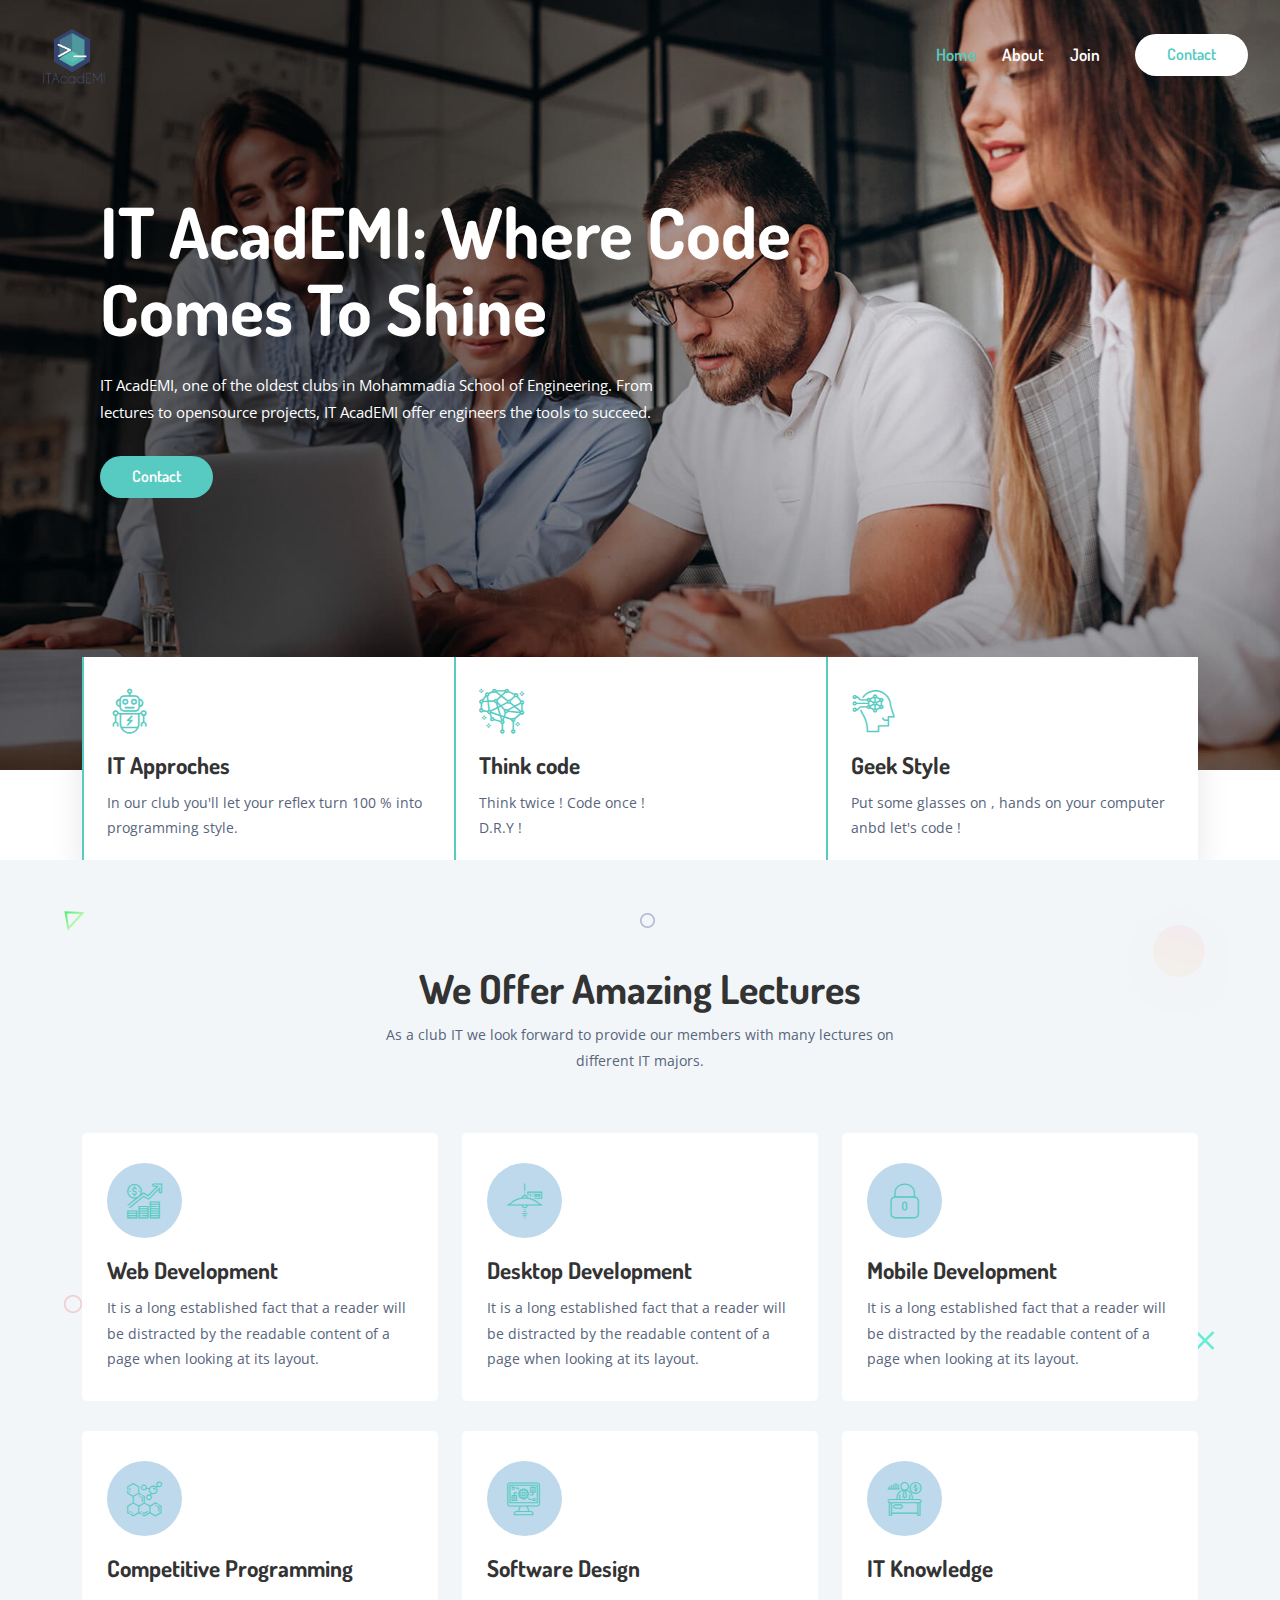
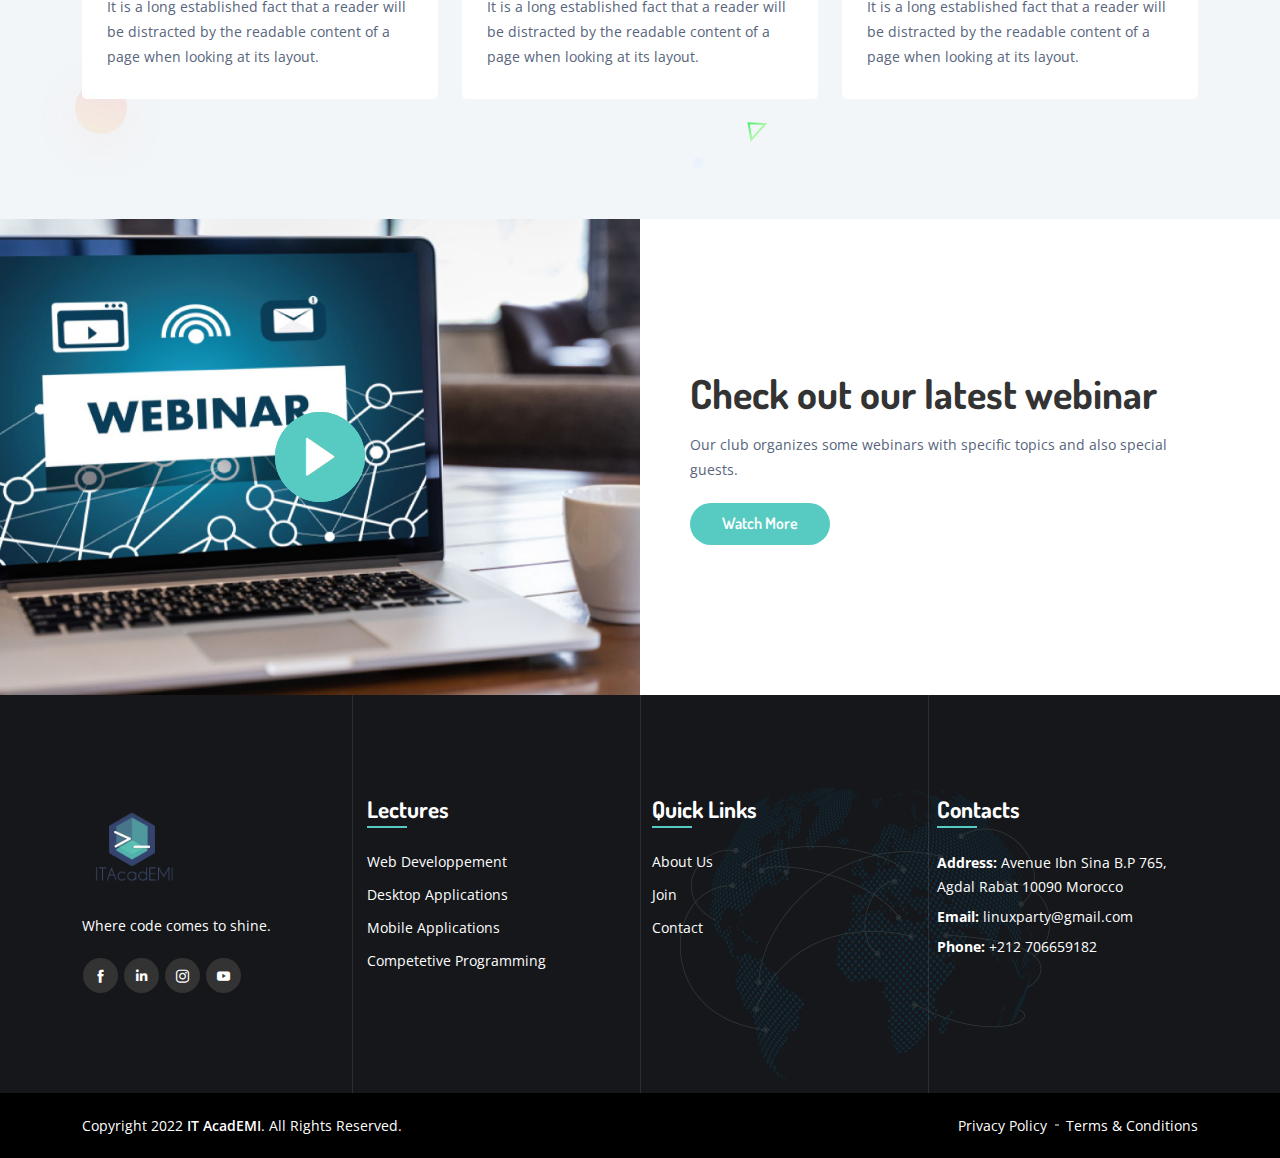
<file: index.html>
<!doctype html>
<html lang="zxx">
   <head>
      <meta charset="utf-8">
      <meta name="viewport" content="width=device-width, initial-scale=1, shrink-to-fit=no">
      <link rel="stylesheet" href="assets/css/bootstrap.min.css">
      <link rel="stylesheet" href="assets/css/animate.min.css">
      <link rel="stylesheet" href="assets/css/fontawesome.min.css">
      <link rel="stylesheet" href="assets/css/magnific-popup.min.css">
      <link rel="stylesheet" href="assets/css/owl.carousel.min.css">
      <link rel="stylesheet" href="assets/css/owl.theme.default.min.css">
      <link rel="stylesheet" href="assets/css/nice-select.css">
      <link rel="stylesheet" href="assets/css/flaticon.css">
      <link rel="stylesheet" href="assets/css/meanmenu.css">
      <link rel="stylesheet" href="assets/css/style.css">
      <link rel="stylesheet" href="assets/css/responsive.css">
      <title>IT AcadEMI - Home</title>
      <link rel="icon" href="hexalogowbg.png">
      <link rel="manifest" href="manifest">
      <link rel="apple-touch-icon" sizes="180x180" href="/apple-touch-icon.png">
      <link rel="manifest" href="/site.webmanifest">
      <link rel="mask-icon" href="/safari-pinned-tab.svg" color="#5bbad5">
      <meta name="msapplication-TileColor" content="#ffffff">
      <meta name="theme-color" content="#8DD9CC">
   </head>
   <body>
      <div class="preloader">
         <div class="loader">
            <div class="loader-outter"></div>
            <div class="loader-inner"></div>
         </div>
      </div>
      <div class="navbar-area">
         <div class="evolta-responsive-nav">
            <div class="container">
               <div class="evolta-responsive-menu">
                  <div class="logo">
                     <a href="index.html">
                     <img width="80px" height="80px" src="itwbg.png" class="main-logo" alt="logo">
                     <img width="80px" height="80px" src="itwbg.png" class="optional-logo" alt="logo">
                     </a>
                  </div>
               </div>
            </div>
         </div>
         <div class="evolta-nav">
            <div class="container-fluid">
               <nav class="navbar navbar-expand-md navbar-light">
                  <a class="navbar-brand" href="index.html">
                  <img width="80px" height="80px" src="itwbg.png" class="main-logo" alt="logo">
                  <img width="80px" height="80px" src="itwbg.png" class="optional-logo" alt="logo">
                  </a>
                  <div class="collapse navbar-collapse mean-menu" id="navbarSupportedContent">
                     <ul class="navbar-nav">
                        <li class="nav-item">
                           <a href="index.html" class="nav-link active">Home </a>
                        </li>
                        <li class="nav-item">
                           <a href="about.html" class="nav-link">About </a>
                        </li>
                        <li class="nav-item">
                           <a href="join.html" class="nav-link">Join</a>
                        </li>
                 
                     </ul>
                     <div class="others-options">
                        <a href="contact.html" class="btn btn-primary">Contact</a>
                     </div>
                  </div>
               </nav>
            </div>
         </div>
      </div>
      <div class="main-banner">
         <div class="d-table">
            <div class="d-table-cell">
               <div class="container-fluid">
                  <div class="main-banner-content">
                     <h1>IT AcadEMI: Where Code Comes To Shine</h1>
                     <p>IT AcadEMI, one of the oldest clubs in Mohammadia School of Engineering. From lectures to opensource projects, IT AcadEMI offer engineers the tools to succeed.</p>
                     <div class="btn-box">
                        <a href="contact.html" class="btn btn-primary">Contact</a>
                     </div>
                  </div>
               </div>
            </div>
         </div>
      </div>
      <div class="featured-services-area">
         <div class="container">
            <div class="featured-services-inner">
               <div class="row m-0">
                  <div class="col-lg-4 col-md-6 col-sm-6 p-0">
                     <div class="single-featured-services-box">
                        <div class="icon">
                           <i class="flaticon-robot"></i>
                        </div>
                        <h3>IT Approches</h3>
                        <p>In our club you'll let your reflex turn 100 % into programming style.</p>
                     </div>
                  </div>
                  <div class="col-lg-4 col-md-6 col-sm-6 p-0">
                     <div class="single-featured-services-box">
                        <div class="icon">
                           <i class="flaticon-artificial-intelligence"></i>
                        </div>
                        <h3>Think code</h3>
                        <p>Think twice ! Code once ! <br> D.R.Y !</p>
                     </div>
                  </div>
                  <div class="col-lg-4 col-md-6 col-sm-6 p-0">
                     <div class="single-featured-services-box">
                        <div class="icon">
                           <i class="flaticon-machine-learning"></i>
                        </div>
                        <h3>Geek Style</h3>
                        <p>Put some glasses on , hands on your computer anbd let's code !</p>
                     </div>
                  </div>
               </div>
            </div>
         </div>
      </div>
     
      <section class="services-area bg-f2f6f9 ptb-110">
         <div class="container">
            <div class="section-title">
               <h2>We Offer Amazing Lectures </h2>
               <p>As a club IT we look forward to provide our members with many lectures on different IT majors.</p>
            </div>
            <div class="row">
               <div class="col-lg-4 col-md-6 col-sm-6">
                  <div class="single-services-box">
                     <div class="icon">
                        <i class="flaticon-income"></i>
                     </div>
                     <h3>Web Development</h3>
                     <p>It is a long established fact that a reader will be distracted by the readable content of a page when looking at its layout.</p>
                  </div>
               </div>
               <div class="col-lg-4 col-md-6 col-sm-6">
                  <div class="single-services-box">
                     <div class="icon">
                        <i class="flaticon-automatic"></i>
                     </div>
                     <h3>Desktop Development</h3>
                     <p>It is a long established fact that a reader will be distracted by the readable content of a page when looking at its layout.</p>
                  </div>
               </div>
               <div class="col-lg-4 col-md-6 col-sm-6">
                  <div class="single-services-box">
                     <div class="icon">
                        <i class="flaticon-locked"></i>
                     </div>
                     <h3>Mobile Development</h3>
                     <p>It is a long established fact that a reader will be distracted by the readable content of a page when looking at its layout.</p>
                  </div>
               </div>
               <div class="col-lg-4 col-md-6 col-sm-6">
                  <div class="single-services-box">
                     <div class="icon">
                        <i class="flaticon-molecular"></i>
                     </div>
                     <h3>Competitive Programming</h3>
                     <p>It is a long established fact that a reader will be distracted by the readable content of a page when looking at its layout.</p>
                  </div>
               </div>
               <div class="col-lg-4 col-md-6 col-sm-6">
                  <div class="single-services-box">
                     <div class="icon">
                        <i class="flaticon-gear"></i>
                     </div>
                     <h3>Software Design</h3>
                     <p>It is a long established fact that a reader will be distracted by the readable content of a page when looking at its layout.</p>
                  </div>
               </div>
               <div class="col-lg-4 col-md-6 col-sm-6">
                  <div class="single-services-box">
                     <div class="icon">
                        <i class="flaticon-ceo"></i>
                     </div>
                     <h3>IT Knowledge</h3>
                     <p>It is a long established fact that a reader will be distracted by the readable content of a page when looking at its layout.</p>
                  </div>
               </div>
            </div>
         </div>
         <div class="shape-img2"><img src="assets/img/shape/2.svg" alt="image"></div>
         <div class="shape-img3"><img src="assets/img/shape/3.png" alt="image"></div>
         <div class="shape-img4"><img src="assets/img/shape/4.svg" alt="image"></div>
         <div class="shape-img5"><img src="assets/img/shape/5.svg" alt="image"></div>
         <div class="shape-img7"><img src="assets/img/shape/3.png" alt="image"></div>
         <div class="dot-shape1"><img src="assets/img/shape/dot1.png" alt="image"></div>
         <div class="dot-shape2"><img src="assets/img/shape/dot3.png" alt="image"></div>
         <div class="dot-shape4"><img src="assets/img/shape/dot4.png" alt="image"></div>
         <div class="dot-shape5"><img src="assets/img/shape/dot5.png" alt="image"></div>
         <div class="dot-shape6"><img src="assets/img/shape/dot6.png" alt="image"></div>
      </section>
      <section class="webinar-area">
         <div class="row m-0">
            <div class="col-lg-6 p-0">
               <div class="webinar-video-image">
                  <img src="assets/img/webinar_6.jpg" alt="image">
                  <a href="https://www.youtube.com/watch?v=FDVNhAc52bc" class="video-btn popup-youtube"><i class="flaticon-play-button"></i></a>
               </div>
            </div>
            <div class="col-lg-6 p-0">
               <div class="webinar-content">
                  <h2>Check out our latest webinar</h2>
                  <p>Our club organizes some webinars with specific topics and also special guests.</p>
                  <a href="https://www.youtube.com/channel/UCd5KxeMChml_Xj3rs6w9mqw" target="_blank" class="btn btn-primary">Watch More</a>
               </div>
            </div>
         </div>
      </section>
    <!--  <section class="partner-area ptb-110 bg-f2f6f9">
         <div class="container">
            <div class="section-title">
               <h2>Featured Partners</h2>
               <p>Lorem ipsum dolor sit amet, consectetur adipiscing elit, sed do eiusmod tempor incididunt ut labore et dolore magna aliqua.</p>
            </div>
            <div class="customers-partner-list">
               <div class="partner-item">
                  <a href="#">
                  <img src="assets/img/partner/1.png" alt="image">
                  </a>
               </div>
               <div class="partner-item">
                  <a href="#">
                  <img src="assets/img/partner/2.png" alt="image">
                  </a>
               </div>
               <div class="partner-item">
                  <a href="#">
                  <img src="assets/img/partner/3.png" alt="image">
                  </a>
               </div>
               <div class="partner-item">
                  <a href="#">
                  <img src="assets/img/partner/1.png" alt="image">
                  </a>
               </div>
               <div class="partner-item">
                  <a href="#">
                  <img src="assets/img/partner/2.png" alt="image">
                  </a>
               </div>
               <div class="partner-item">
                  <a href="#">
                  <img src="assets/img/partner/3.png" alt="image">
                  </a>
               </div>
               <div class="partner-item">
                  <a href="#">
                  <img src="assets/img/partner/1.png" alt="image">
                  </a>
               </div>
               <div class="partner-item">
                  <a href="#">
                  <img src="assets/img/partner/2.png" alt="image">
                  </a>
               </div>
               <div class="partner-item">
                  <a href="#">
                  <img src="assets/img/partner/3.png" alt="image">
                  </a>
               </div>
            </div>
         </div>
      </section> -->
  
    
   
      <footer class="footer-area">
         <div class="container">
            <div class="row">
               <div class="col-lg-3 col-md-6 col-sm-6">
                  <div class="single-footer-widget">
                     <div class="logo">
                        <a href="index.html"><img width="100px" height="100px" src="itwbg.png" alt="image"></a>
                        <p>Where code comes to shine.</p>
                     </div>
                     <ul class="social">
                        <li><a href="https://www.facebook.com/ITAcadEMI/" target="_blank"><i class="flaticon-facebook-letter-logo"></i></a></li>
                        <li><a href="https://www.linkedin.com/company/linux-party-emi" target="_blank"><i class="fab fa-linkedin-in"></i></a></li>
                        <li><a href="https://instagram.com/it_academi?utm_medium=copy_link" target="_blank"><i class="flaticon-instagram-logo"></i></a></li>
                        <li><a href="https://www.youtube.com/channel/UCd5KxeMChml_Xj3rs6w9mqw" target="_blank"><i class="flaticon-youtube-play-button"></i></a></li>
                     </ul>
                  </div>
               </div>
               <div class="col-lg-3 col-md-6 col-sm-6">
                  <div class="single-footer-widget">
                     <h3>Lectures</h3>
                     <ul class="footer-services-list">
                      <li>Web Developpement</li>
                      <li>Desktop Applications</li>
                      <li>Mobile Applications</li>
                      <li>Competetive Programming</li>
                     </ul>
                  </div>
               </div>
               <div class="col-lg-3 col-md-6 col-sm-6">
                  <div class="single-footer-widget">
                     <h3>Quick Links</h3>
                     <ul class="quick-links-list">
                        <li><a href="about.html" >About Us</a></li>
                        <li><a href="join.html" >Join</a></li>
                        <li><a href="conatct.html" >Contact</a></li>
                     </ul>
                  </div>
               </div>
               <div class="col-lg-3 col-md-6 col-sm-6">
                  <div class="single-footer-widget">
                     <h3>Contacts</h3>
                     <ul class="footer-contact-list">
                        <li><span>Address:</span> Avenue Ibn Sina B.P 765, Agdal Rabat 10090 Morocco</li>
                        <li><span>Email:</span> linuxparty@gmail.com</li>
                        <li><span>Phone:</span> +212 706659182</li>
                
                     </ul>
                  </div>
               </div>
            </div>
         </div>
         <div class="copyright-area">
            <div class="container">
               <div class="row align-items-center">
                  <div class="col-lg-6 col-md-6 col-sm-6">
                     <p>Copyright 2022 <a href="index.html">IT AcadEMI</a>. All Rights Reserved.</p>
                  </div>
                  <div class="col-lg-6 col-md-6 col-sm-6">
                     <ul>
                        <li>Privacy Policy</li>
                        <li>Terms & Conditions</li>
                     </ul>
                  </div>
               </div>
            </div>
         </div>
         <div class="circle-map"><img src="assets/img/circle-map.png" alt="image"></div>
         <div class="lines">
            <div class="line"></div>
            <div class="line"></div>
            <div class="line"></div>
         </div>
      </footer>
      <div class="go-top"><i class="fas fa-arrow-up"></i><i class="fas fa-arrow-up"></i></div>
      <script src="assets/js/jquery.min.js"></script>
      <script src="assets/js/popper.min.js"></script>
      <script src="assets/js/bootstrap.min.js"></script>
      <script src="assets/js/jquery.magnific-popup.min.js"></script>
      <script src="assets/js/owl.carousel.min.js"></script>
      <script src="assets/js/jquery.nice-select.min.js"></script>
      <script src="assets/js/jquery.meanmenu.js"></script>
      <script src="assets/js/wow.min.js"></script>
      <script src="assets/js/form-validator.min.js"></script>
      <script src="assets/js/contact-form-script.js"></script>
      <script src="assets/js/main.js"></script>
      <script>
  

         if ("serviceWorker" in navigator) {
           navigator.serviceWorker
             .register("sw.js")
             .then(function (registration) {
               console.log("success load");
             })
             .catch(function (err) {
               console.log(err);
             });
          }
      
       </script>
   </body>
</html>
</file>
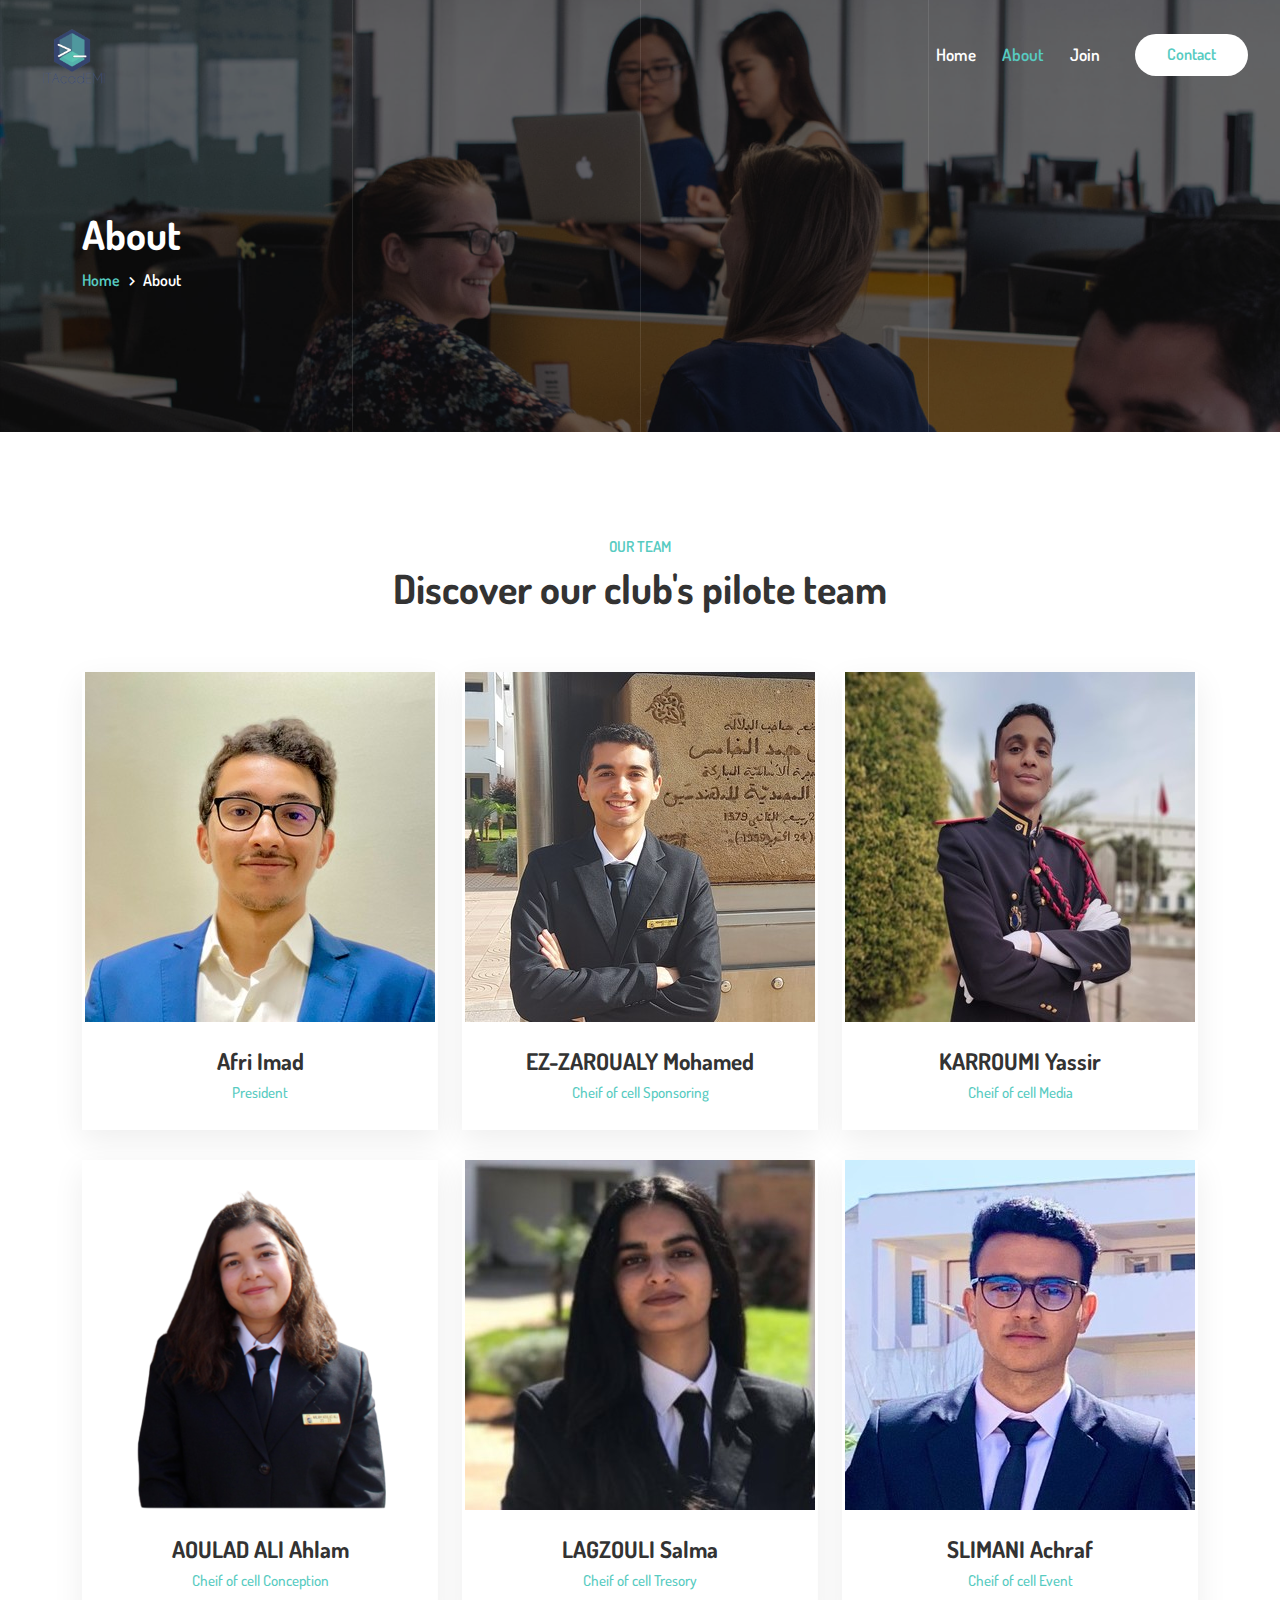
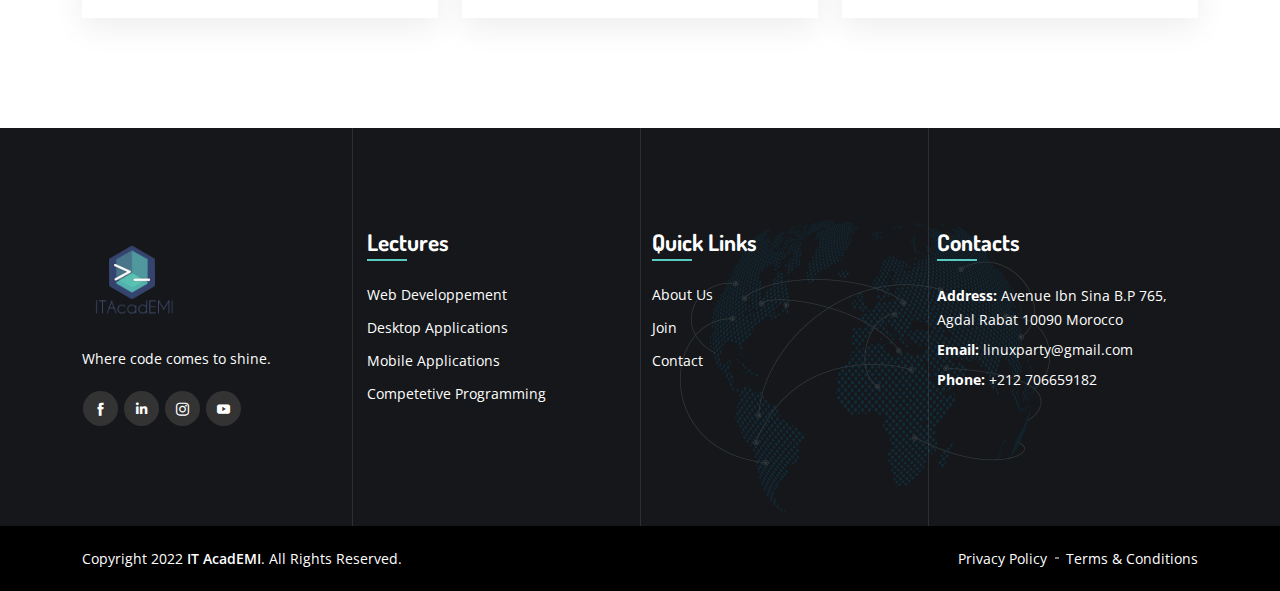
<file: about.html>
<!doctype html>
<html lang="zxx">
   <head>
      <meta charset="utf-8">
      <meta name="viewport" content="width=device-width, initial-scale=1, shrink-to-fit=no">
      <link rel="stylesheet" href="assets/css/bootstrap.min.css">
      <link rel="stylesheet" href="assets/css/animate.min.css">
      <link rel="stylesheet" href="assets/css/fontawesome.min.css">
      <link rel="stylesheet" href="assets/css/magnific-popup.min.css">
      <link rel="stylesheet" href="assets/css/owl.carousel.min.css">
      <link rel="stylesheet" href="assets/css/owl.theme.default.min.css">
      <link rel="stylesheet" href="assets/css/nice-select.css">
      <link rel="stylesheet" href="assets/css/flaticon.css">
      <link rel="stylesheet" href="assets/css/meanmenu.css">
      <link rel="stylesheet" href="assets/css/style.css">
      <link rel="stylesheet" href="assets/css/responsive.css">
      <title>IT AcadEMI - About</title>
      <link rel="icon" href="hexalogowbg.png">
      <link rel="apple-touch-icon" sizes="180x180" href="/apple-touch-icon.png">
     
      <link rel="manifest" href="/site.webmanifest">
      <link rel="mask-icon" href="/safari-pinned-tab.svg" color="#5bbad5">
      <meta name="msapplication-TileColor" content="#ffffff">
      <meta name="theme-color" content="#ffffff">
   </head>
   <body>
      <div class="preloader">
         <div class="loader">
            <div class="loader-outter"></div>
            <div class="loader-inner"></div>
         </div>
      </div>
      <div class="navbar-area">
        <div class="evolta-responsive-nav">
           <div class="container">
              <div class="evolta-responsive-menu">
                 <div class="logo">
                    <a href="index.html">
                    <img width="80px" height="80px" src="itwbg.png" class="main-logo" alt="logo">
                    <img width="80px" height="80px" src="itwbg.png" class="optional-logo" alt="logo">
                    </a>
                 </div>
              </div>
           </div>
        </div>
        <div class="evolta-nav">
           <div class="container-fluid">
              <nav class="navbar navbar-expand-md navbar-light">
                 <a class="navbar-brand" href="index.html">
                 <img width="80px" height="80px" src="itwbg.png" class="main-logo" alt="logo">
                 <img width="80px" height="80px" src="itwbg.png" class="optional-logo" alt="logo">
                 </a>
                 <div class="collapse navbar-collapse mean-menu" id="navbarSupportedContent">
                    <ul class="navbar-nav">
                       <li class="nav-item">
                          <a href="index.html" class="nav-link">Home </a>
                       </li>
                       <li class="nav-item">
                          <a href="about.html" class="nav-link active">About </a>
                       </li>
                       <li class="nav-item">
                          <a href="join.html" class="nav-link">Join </a>
                       </li>
                      
                    </ul>
                    <div class="others-options">
                       <a href="contact.html" class="btn btn-primary">Contact</a>
                    </div>
                 </div>
              </nav>
           </div>
        </div>
     </div>
      <div class="page-title-area item-bg3">
         <div class="container">
            <div class="page-title-content">
               <h2>About</h2>
               <ul>
                  <li><a href="index.html">Home</a></li>
                  <li>About</li>
               </ul>
            </div>
         </div>
         <div class="lines">
            <div class="line"></div>
            <div class="line"></div>
            <div class="line"></div>
         </div>
      </div>
      <section class="team-area ptb-110">
         <div class="container">
            <div class="section-title">
               <span>Our team</span>
               <h2>Discover our club's pilote team </h2>
               <p></p>
            </div>
            <div class="row">
               <div class="col-lg-4 col-md-6 col-sm-6">
                  <div class="single-team-box">
                     <div class="image">
                        <img src="assets/img/team/imad_2_350x350.jpeg"  alt="team">
                        <div class="social">
                           <a href="https://www.facebook.com/imad.afri.7" target="_blank"><i class="fab fa-facebook-f"></i></a>
                           <a href="https://www.linkedin.com/in/mohamed-imad-afri-880262159" target="_blank"><i class="fab fa-linkedin-in"></i></a>
                           <a href="https://instagram.com/imad.afri?utm_medium=copy_link" target="_blank"><i class="fab fa-instagram"></i></a>
                        </div>
                     </div>
                     <div class="content">
                        <h3>Afri Imad</h3>
                        <span>President</span>
                     </div>
                  </div>
               </div>
               <div class="col-lg-4 col-md-6 col-sm-6">
                  <div class="single-team-box">
                     <div class="image">
                        <img src="assets/img/team/zaroualy_1_350x350.jpg" alt="team">
                        <div class="social">
                           <a href="https://www.facebook.com/muhammad.zr.73594/" target="_blank"><i class="fab fa-facebook-f"></i></a>
                           <a href="https://www.linkedin.com/in/mohamed-ez-zaroualy-6358781b4" target="_blank"><i class="fab fa-linkedin-in"></i></a>
                           <a href="https://instagram.com/muhammad.zarou?utm_medium=copy_link" target="_blank"><i class="fab fa-instagram"></i></a>
                        </div>
                     </div>
                     <div class="content">
                        <h3>EZ-ZAROUALY Mohamed</h3>
                        <span>Cheif of cell Sponsoring</span>
                     </div>
                  </div>
               </div>
               <div class="col-lg-4 col-md-6 col-sm-6">
                  <div class="single-team-box">
                     <div class="image">
                        <img src="assets/img/team/yassir_2_350x350.jpeg" alt="team">
                        <div class="social">
                           <a href="#" target="_blank"><i class="fab fa-facebook-f"></i></a>
                           <a href="https://www.linkedin.com/in/yassir-karroumi" target="_blank"><i class="fab fa-linkedin-in"></i></a>
                           <a href="https://instagram.com/tattanich?utm_medium=copy_link" target="_blank"><i class="fab fa-instagram"></i></a>
                        </div>
                     </div>
                     <div class="content">
                        <h3>KARROUMI Yassir</h3>
                        <span>Cheif of cell Media</span>
                     </div>
                  </div>
               </div>
               <div class="col-lg-4 col-md-6 col-sm-6">
                  <div class="single-team-box">
                     <div class="image">
                        <img src="assets/img/team/ahlam_1_350x350.png" alt="team">
                        <div class="social">
                           <a href="https://www.facebook.com/oulad.ahlam" target="_blank"><i class="fab fa-facebook-f"></i></a>
                           <a href="https://www.linkedin.com/in/ahlam-aoulad-ali-530a791ba" target="_blank"><i class="fab fa-linkedin-in"></i></a>
                           <a href="https://instagram.com/oulad.ahlam?utm_medium=copy_link" target="_blank"><i class="fab fa-instagram"></i></a>
                        </div>
                     </div>
                     <div class="content">
                        <h3>AOULAD ALI Ahlam</h3>
                        <span>Cheif of cell Conception</span>
                     </div>
                  </div>
               </div>
               <div class="col-lg-4 col-md-6 col-sm-6">
                  <div class="single-team-box">
                     <div class="image">
                        <img src="assets/img/team/salma_1_350x350.jpeg"  alt="team">
                        <div class="social">
                           <a href="https://www.facebook.com/salma.saloma.lagzouli" target="_blank"><i class="fab fa-facebook-f"></i></a>
                           <a href="https://www.linkedin.com/in/salma-lagzouli-98b72b1b9" target="_blank"><i class="fab fa-linkedin-in"></i></a>
                           <a href="https://instagram.com/salma_lagzouli?utm_medium=copy_link" target="_blank"><i class="fab fa-instagram"></i></a>
                        </div>
                     </div>
                     <div class="content">
                        <h3>LAGZOULI Salma</h3>
                        <span>Cheif of cell Tresory</span>
                     </div>
                  </div>
               </div>
               <div class="col-lg-4 col-md-6 col-sm-6">
                  <div class="single-team-box">
                     <div class="image">
                        <img src="assets/img/team/achraf_1_350x350.jpg" alt="team">
                        <div class="social">
                           <a href="https://www.facebook.com/achraf.slimani3/" target="_blank"><i class="fab fa-facebook-f"></i></a>
                           <a href="https://www.linkedin.com/in/achraf-slimani-9a16581b6" target="_blank"><i class="fab fa-linkedin-in"></i></a>
                           <a href="https://www.instagram.com/ashraf.1507/" target="_blank"><i class="fab fa-instagram"></i></a>
                        </div>
                     </div>
                     <div class="content">
                        <h3>SLIMANI Achraf</h3>
                        <span>Cheif of cell Event</span>
                     </div>
                  </div>
               </div>
               
            </div>
         </div>
      </section>
      <footer class="footer-area">
        <div class="container">
           <div class="row">
              <div class="col-lg-3 col-md-6 col-sm-6">
                 <div class="single-footer-widget">
                    <div class="logo">
                       <a href="index.html"><img width="100px" height="100px" src="itwbg.png" alt="image"></a>
                       <p>Where code comes to shine.</p>
                    </div>
                    <ul class="social">
                       <li><a href="https://www.facebook.com/ITAcadEMI/" target="_blank"><i class="flaticon-facebook-letter-logo"></i></a></li>
                       <li><a href="https://www.linkedin.com/company/linux-party-emi" target="_blank"><i class="fab fa-linkedin-in"></i></a></li>
                       <li><a href="https://instagram.com/it_academi?utm_medium=copy_link" target="_blank"><i class="flaticon-instagram-logo"></i></a></li>
                       <li><a href="https://www.youtube.com/channel/UCd5KxeMChml_Xj3rs6w9mqw" target="_blank"><i class="flaticon-youtube-play-button"></i></a></li>
                    </ul>
                 </div>
              </div>
              <div class="col-lg-3 col-md-6 col-sm-6">
                 <div class="single-footer-widget">
                    <h3>Lectures</h3>
                    <ul class="footer-services-list">
                     <li>Web Developpement</li>
                     <li>Desktop Applications</li>
                     <li>Mobile Applications</li>
                     <li>Competetive Programming</li>
                    </ul>
                 </div>
              </div>
              <div class="col-lg-3 col-md-6 col-sm-6">
                 <div class="single-footer-widget">
                    <h3>Quick Links</h3>
                    <ul class="quick-links-list">
                       <li><a href="about.html" >About Us</a></li>
                       <li><a href="join.html" >Join</a></li>
                       
                       <li><a href="conatct.html" >Contact</a></li>
                    </ul>
                 </div>
              </div>
              <div class="col-lg-3 col-md-6 col-sm-6">
                 <div class="single-footer-widget">
                    <h3>Contacts</h3>
                    <ul class="footer-contact-list">
                       <li><span>Address:</span> Avenue Ibn Sina B.P 765, Agdal Rabat 10090 Morocco</li>
                       <li><span>Email:</span> linuxparty@gmail.com</li>
                       <li><span>Phone:</span> +212 706659182</li>
               
                    </ul>
                 </div>
              </div>
           </div>
        </div>
        <div class="copyright-area">
           <div class="container">
              <div class="row align-items-center">
                 <div class="col-lg-6 col-md-6 col-sm-6">
                    <p>Copyright 2022 <a href="index.html">IT AcadEMI</a>. All Rights Reserved.</p>
                 </div>
                 <div class="col-lg-6 col-md-6 col-sm-6">
                    <ul>
                       <li>Privacy Policy</li>
                       <li>Terms & Conditions</li>
                    </ul>
                 </div>
              </div>
           </div>
        </div>
        <div class="circle-map"><img src="assets/img/circle-map.png" alt="image"></div>
        <div class="lines">
           <div class="line"></div>
           <div class="line"></div>
           <div class="line"></div>
        </div>
     </footer>
      <div class="go-top"><i class="fas fa-arrow-up"></i><i class="fas fa-arrow-up"></i></div>
      <script src="assets/js/jquery.min.js"></script>
      <script src="assets/js/popper.min.js"></script>
      <script src="assets/js/bootstrap.min.js"></script>
      <script src="assets/js/jquery.magnific-popup.min.js"></script>
      <script src="assets/js/owl.carousel.min.js"></script>
      <script src="assets/js/jquery.nice-select.min.js"></script>
      <script src="assets/js/jquery.meanmenu.js"></script>
      <script src="assets/js/wow.min.js"></script>
      <script src="assets/js/form-validator.min.js"></script>
      <script src="assets/js/contact-form-script.js"></script>
      <script src="assets/js/main.js"></script>
   </body>
</html>
</file>
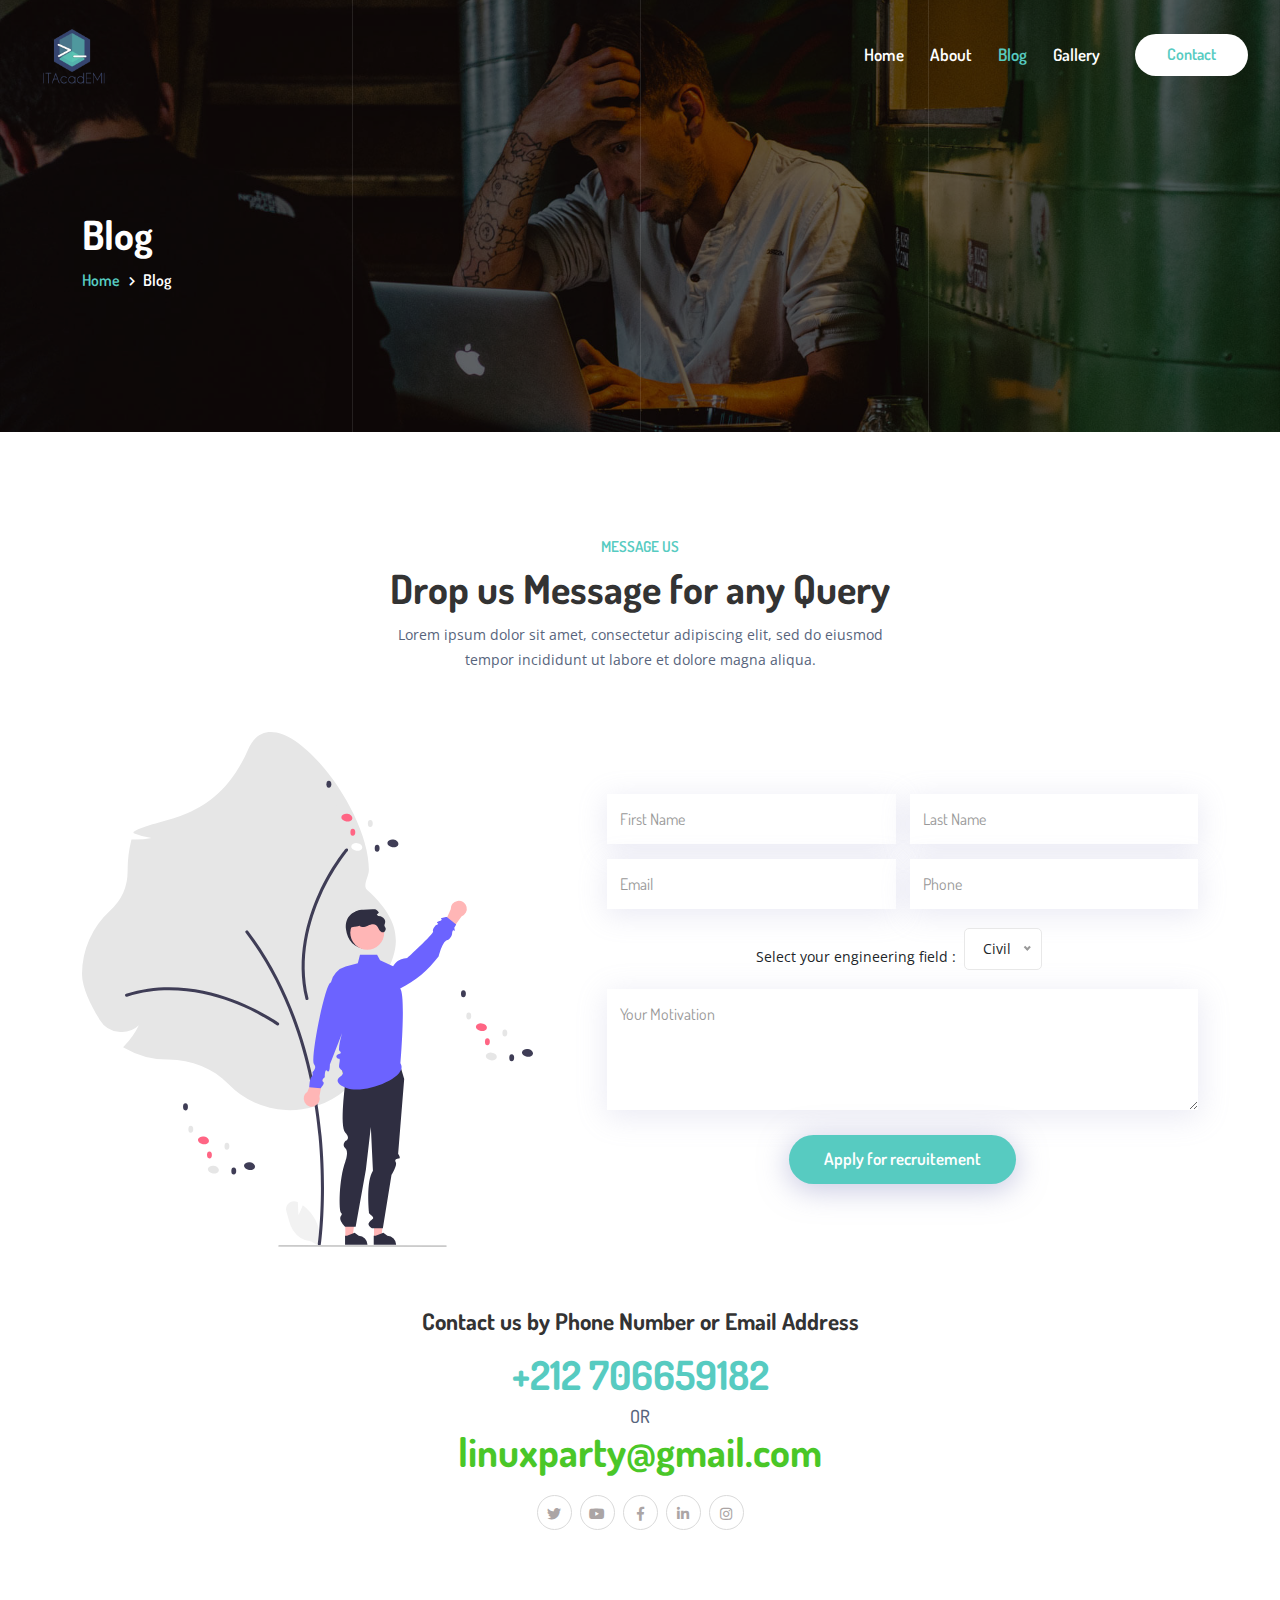
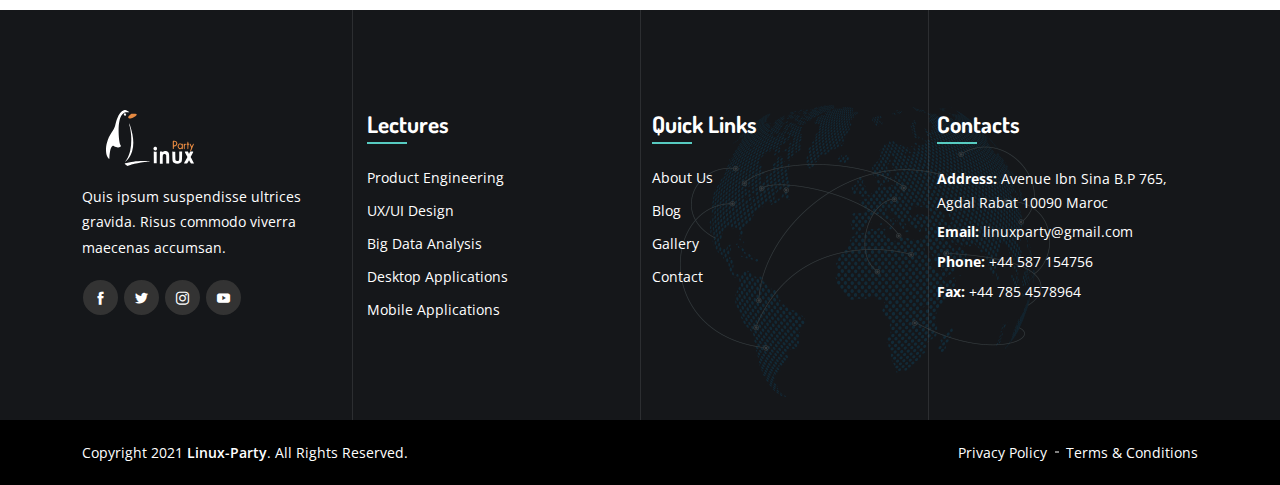
<file: blog.html>
<!doctype html>
<html lang="zxx">
   <head>
      <meta charset="utf-8">
      <meta name="viewport" content="width=device-width, initial-scale=1, shrink-to-fit=no">
      <link rel="stylesheet" href="assets/css/bootstrap.min.css">
      <link rel="stylesheet" href="assets/css/animate.min.css">
      <link rel="stylesheet" href="assets/css/fontawesome.min.css">
      <link rel="stylesheet" href="assets/css/magnific-popup.min.css">
      <link rel="stylesheet" href="assets/css/owl.carousel.min.css">
      <link rel="stylesheet" href="assets/css/owl.theme.default.min.css">
      <link rel="stylesheet" href="assets/css/nice-select.css">
      <link rel="stylesheet" href="assets/css/flaticon.css">
      <link rel="stylesheet" href="assets/css/meanmenu.css">
      <link rel="stylesheet" href="assets/css/style.css">
      <link rel="stylesheet" href="assets/css/responsive.css">
      <title>IT AcadEMI - Blog</title>
      <link rel="icon" href="hexalogowbg.png">
      <link rel="apple-touch-icon" sizes="180x180" href="/apple-touch-icon.png">
      <link rel="icon" type="image/png" sizes="32x32" href="/favicon-32x32.png">
      <link rel="icon" type="image/png" sizes="16x16" href="/favicon-16x16.png">
      <link rel="manifest" href="/site.webmanifest">
      <link rel="mask-icon" href="/safari-pinned-tab.svg" color="#5bbad5">
      <meta name="msapplication-TileColor" content="#ffffff">
      <meta name="theme-color" content="#ffffff">
   </head>
   <body>
      <div class="preloader">
         <div class="loader">
            <div class="loader-outter"></div>
            <div class="loader-inner"></div>
         </div>
      </div>
      <div class="navbar-area">
        <div class="evolta-responsive-nav">
           <div class="container">
              <div class="evolta-responsive-menu">
                 <div class="logo">
                    <a href="index.html">
                     <img width="80px" height="80px" src="itwbg.png" class="main-logo" alt="logo">
                    <img width="80px" height="80px" src="itwbg.png" class="optional-logo" alt="logo">
                    </a>
                 </div>
              </div>
           </div>
        </div>
        <div class="evolta-nav">
           <div class="container-fluid">
              <nav class="navbar navbar-expand-md navbar-light">
                 <a class="navbar-brand" href="index.html">
                 <img width="80px" height="80px" src="itwbg.png" class="main-logo" alt="logo">
                 <img width="80px" height="80px" src="itwbg.png" class="optional-logo" alt="logo">
                 </a>
                 <div class="collapse navbar-collapse mean-menu" id="navbarSupportedContent">
                    <ul class="navbar-nav">
                       <li class="nav-item">
                          <a href="index.html" class="nav-link">Home </a>
                       </li>
                       <li class="nav-item">
                          <a href="about.html" class="nav-link">About </a>
                       </li>
                       <li class="nav-item">
                          <a href="blog.html" class="nav-link active">Blog </a>
                       </li>
                       <li class="nav-item">
                          <a href="gallery.html" class="nav-link">Gallery</a>
                       </li>
                    </ul>
                    <div class="others-options">
                       <a href="contact.html" class="btn btn-primary">Contact</a>
                    </div>
                 </div>
              </nav>
           </div>
        </div>
     </div>
      <div class="page-title-area item-bg2">
         <div class="container">
            <div class="page-title-content">
               <h2>Blog</h2>
               <ul>
                  <li><a href="#">Home</a></li>
                  <li>Blog</li>
               </ul>
            </div>
         </div>
         <div class="lines">
            <div class="line"></div>
            <div class="line"></div>
            <div class="line"></div>
         </div>
      </div>
      <section class="blog-area ptb-110">
         <div class="container">
            <div class="section-title">
               <span>Message Us</span>
               <h2>Drop us Message for any Query</h2>
               <p>Lorem ipsum dolor sit amet, consectetur adipiscing elit, sed do eiusmod tempor incididunt ut labore et dolore magna aliqua.</p>
            </div>
            <div class="contact-form">
               <div class="row align-items-center">
                  <div class="col-lg-5 col-md-12">
                     <div class="contact-image">
                        <img src="assets/img/register.svg" alt="image">
                     </div>
                  </div>
                  <div class="col-lg-7 col-md-12">
                     <form id="registerForm" method="post" action="backend.php">
                        <div class="row">
                           <div class="col-lg-6 col-md-6">
                              <div class="form-group">
                                 <input type="text" name="fname" id="fname" class="form-control" required data-error="Please enter your first name" placeholder="First Name">
                                 <div class="help-block with-errors"></div>
                              </div>
                           </div>
                           <div class="col-lg-6 col-md-6">
                              <div class="form-group">
                                 <input type="text" name="lname" id="lname" class="form-control" required data-error="Please enter your last name" placeholder="Last Name">
                                 <div class="help-block with-errors"></div>
                              </div>
                           </div>
                           <div class="col-lg-6 col-md-6">
                              <div class="form-group">
                                 <input type="email" name="email" id="email" class="form-control" required data-error="Please enter your email" placeholder="Email">
                                 <div class="help-block with-errors"></div>
                              </div>
                           </div>
                           <div class="col-lg-6 col-md-6">
                              <div class="form-group">
                                 <input type="text" name="phone_number" id="phone_number" required data-error="Please enter your number" class="form-control" placeholder="Phone">
                                 <div class="help-block with-errors"></div>
                              </div>
                           </div>
                           <div class="col-lg-12 col-md-12">
                              <div class="d-inline-flex  align-items-center">
                              <label for="genie" class="d-inline-block mr-2">  Select your engineering field :</label> 
                              <div class="form-group form-control-sm d-inline-block">  
                                  
                                 <select name="genie" id="genie" class="custom-select" required data-error="Please enter your field" >
                                    
                                    <option value="Civil">Civil</option>
                                    <option value="Electrical">Electrical</option>
                                    <option value="Industrial">Industrial</option>
                                    <option value="Informatics">Informatics</option>
                                    <option value="MIS">MIS</option>
                                    <option value="Industrial Processes">Industrial Processes</option>
                                    <option value="Mineral">Mineral</option>
                                    <option value="Mechanical">Mechanical</option>
                                  </select>

                                 </div>
                                 <div class="help-block with-errors"></div>
                              </div>
                           </div>
                           <div class="col-lg-12 col-md-12">
                              <div class="form-group">
                                 <textarea name="message" class="form-control" id="message" cols="30" rows="5" required data-error="Write your motivation" placeholder="Your Motivation"></textarea>
                                 <div class="help-block with-errors"></div>
                              </div>
                           </div>
                           <div class="col-lg-12 col-md-12">
                              <button type="submit" class="btn btn-primary">Apply for recruitement</button>
                              <div id="msgSubmit" class="h3 text-center hidden"></div>
                              <div class="clearfix"></div>
                           </div>
                        </div>
                     </form>
                     
                  </div>
               </div>
            </div>
            <div class="contact-info">
               <div class="contact-info-content">
                  <h3>Contact us by Phone Number or Email Address</h3>
                  <h2>
                     <a href="tel:+212706659182">+212 706659182</a>
                     <span>OR</span>
                    <a href="mailto:linuxparty@gmail.com"> linuxparty@gmail.com</a>
                  </h2>
                  <ul class="social">
                     <li><a href="#" target="_blank"><i class="fab fa-twitter"></i></a></li>
                     <li><a href="#" target="_blank"><i class="fab fa-youtube"></i></a></li>
                     <li><a href="#" target="_blank"><i class="fab fa-facebook-f"></i></a></li>
                     <li><a href="#" target="_blank"><i class="fab fa-linkedin-in"></i></a></li>
                     <li><a href="#" target="_blank"><i class="fab fa-instagram"></i></a></li>
                  </ul>
               </div>
            </div>
         </div>
      </section>
      <footer class="footer-area">
        <div class="container">
           <div class="row">
              <div class="col-lg-3 col-md-6 col-sm-6">
                 <div class="single-footer-widget">
                    <div class="logo">
                       <a href="#"><img src="assets/img/white-logo.svg" alt="image"></a>
                       <p>Quis ipsum suspendisse ultrices gravida. Risus commodo viverra maecenas accumsan.</p>
                    </div>
                    <ul class="social">
                       <li><a href="#" target="_blank"><i class="flaticon-facebook-letter-logo"></i></a></li>
                       <li><a href="#" target="_blank"><i class="flaticon-twitter"></i></a></li>
                       <li><a href="#" target="_blank"><i class="flaticon-instagram-logo"></i></a></li>
                       <li><a href="#" target="_blank"><i class="flaticon-youtube-play-button"></i></a></li>
                    </ul>
                 </div>
              </div>
              <div class="col-lg-3 col-md-6 col-sm-6">
                 <div class="single-footer-widget">
                    <h3>Lectures</h3>
                    <ul class="footer-services-list">
                       <li><a href="#">Product Engineering</a></li>
                       <li><a href="#">UX/UI Design</a></li>
                       <li><a href="#">Big Data Analysis</a></li>
                       <li><a href="#">Desktop Applications</a></li>
                       <li><a href="#">Mobile Applications</a></li>
                    </ul>
                 </div>
              </div>
              <div class="col-lg-3 col-md-6 col-sm-6">
                 <div class="single-footer-widget">
                    <h3>Quick Links</h3>
                    <ul class="quick-links-list">
                       <li><a href="#">About Us</a></li>
                       <li><a href="#">Blog</a></li>
                       <li><a href="#">Gallery</a></li>
                       <li><a href="#">Contact</a></li>
                    </ul>
                 </div>
              </div>
              <div class="col-lg-3 col-md-6 col-sm-6">
                 <div class="single-footer-widget">
                    <h3>Contacts</h3>
                    <ul class="footer-contact-list">
                       <li><span>Address:</span> Avenue Ibn Sina B.P 765, Agdal Rabat 10090 Maroc</li>
                       <li><span>Email:</span> <a href="#">linuxparty@gmail.com</a></li>
                       <li><span>Phone:</span> <a href="#">+44 587 154756</a></li>
                       <li><span>Fax:</span> <a href="#">+44 785 4578964</a></li>
                    </ul>
                 </div>
              </div>
           </div>
        </div>
        <div class="copyright-area">
           <div class="container">
              <div class="row align-items-center">
                 <div class="col-lg-6 col-md-6 col-sm-6">
                    <p>Copyright 2021 <a href="#">Linux-Party</a>. All Rights Reserved.</p>
                 </div>
                 <div class="col-lg-6 col-md-6 col-sm-6">
                    <ul>
                       <li><a href="#">Privacy Policy</a></li>
                       <li><a href="#">Terms & Conditions</a></li>
                    </ul>
                 </div>
              </div>
           </div>
        </div>
        <div class="circle-map"><img src="assets/img/circle-map.png" alt="image"></div>
        <div class="lines">
           <div class="line"></div>
           <div class="line"></div>
           <div class="line"></div>
        </div>
     </footer>
      <div class="go-top"><i class="fas fa-arrow-up"></i><i class="fas fa-arrow-up"></i></div>
      <script src="assets/js/jquery.min.js"></script>
      <script src="assets/js/popper.min.js"></script>
      <script src="assets/js/bootstrap.min.js"></script>
      <script src="assets/js/jquery.magnific-popup.min.js"></script>
      <script src="assets/js/owl.carousel.min.js"></script>
      <script src="assets/js/jquery.nice-select.min.js"></script>
      <script src="assets/js/jquery.meanmenu.js"></script>
      <script src="assets/js/wow.min.js"></script>
      <script src="assets/js/form-validator.min.js"></script>
      <!-- <script src="assets/js/contact-form-script.js"></script> -->
      <script src="assets/js/main.js"></script>
   </body>
</html>
</file>
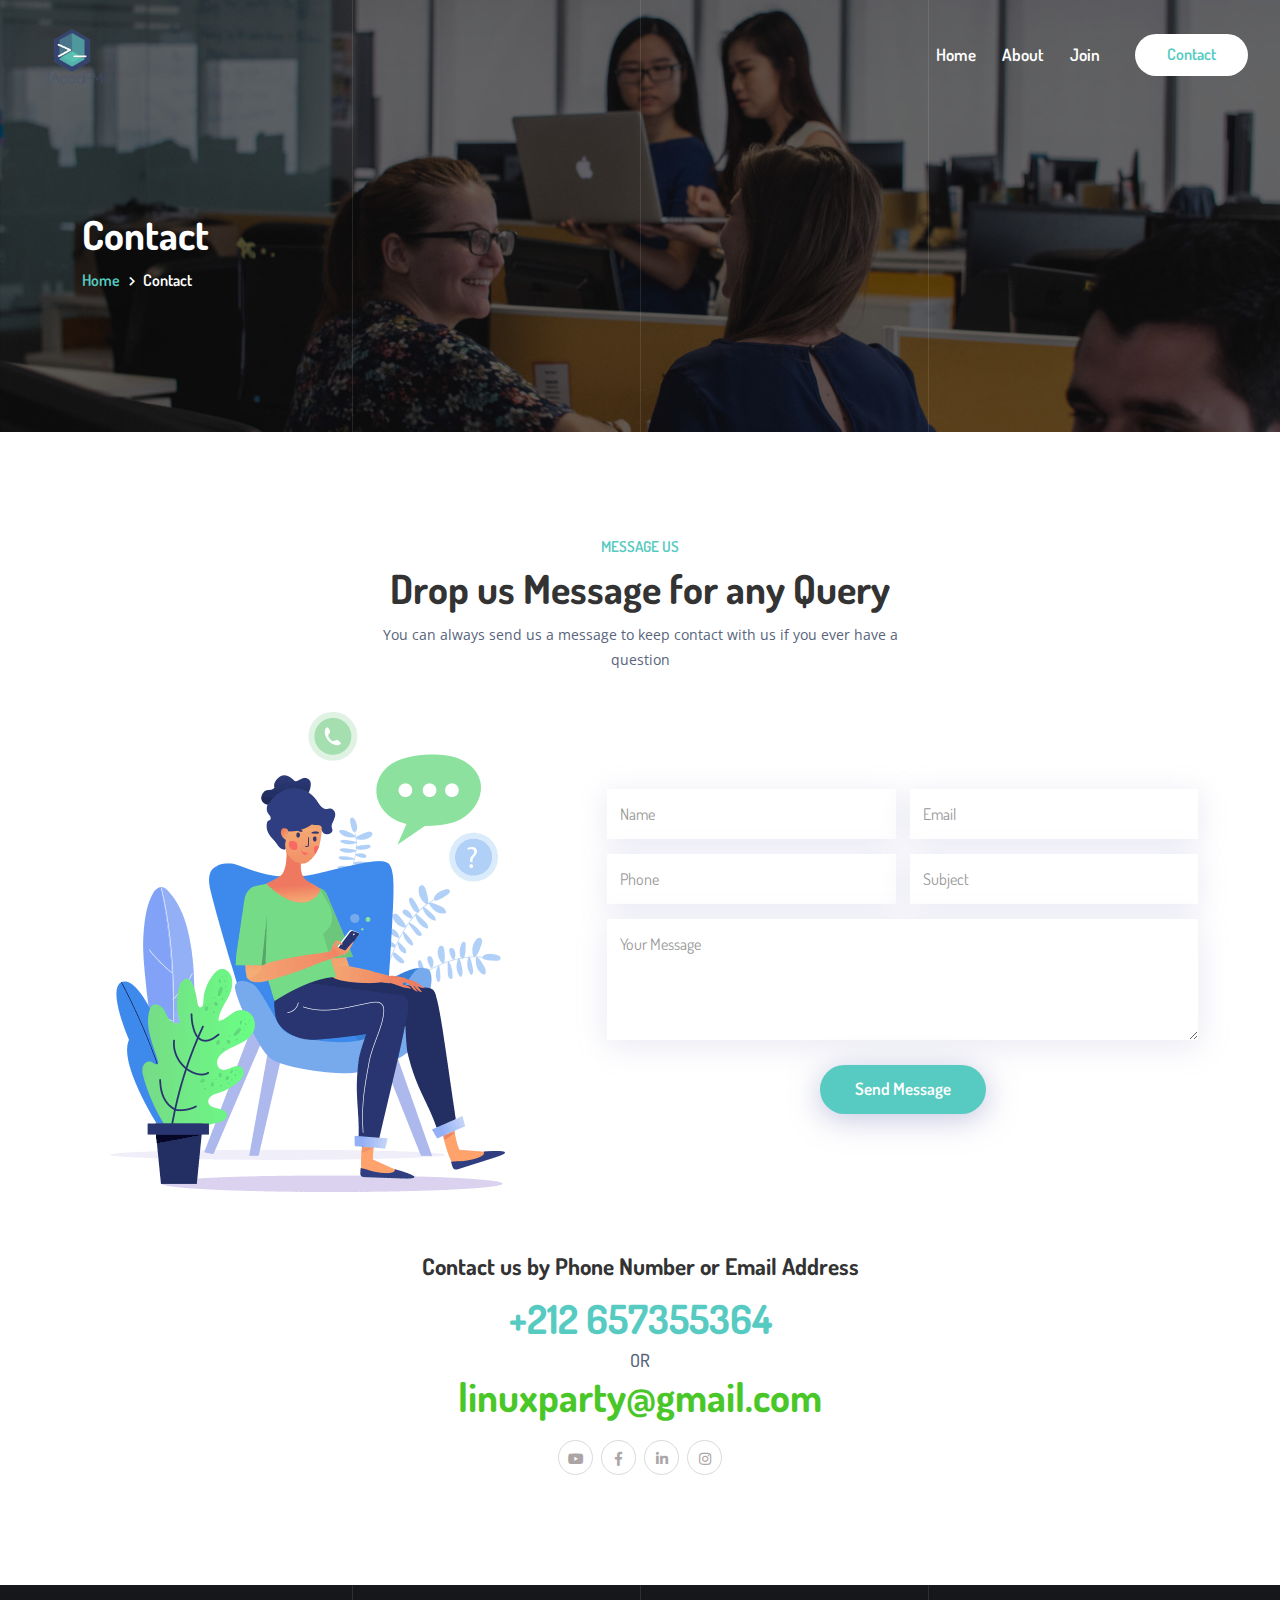
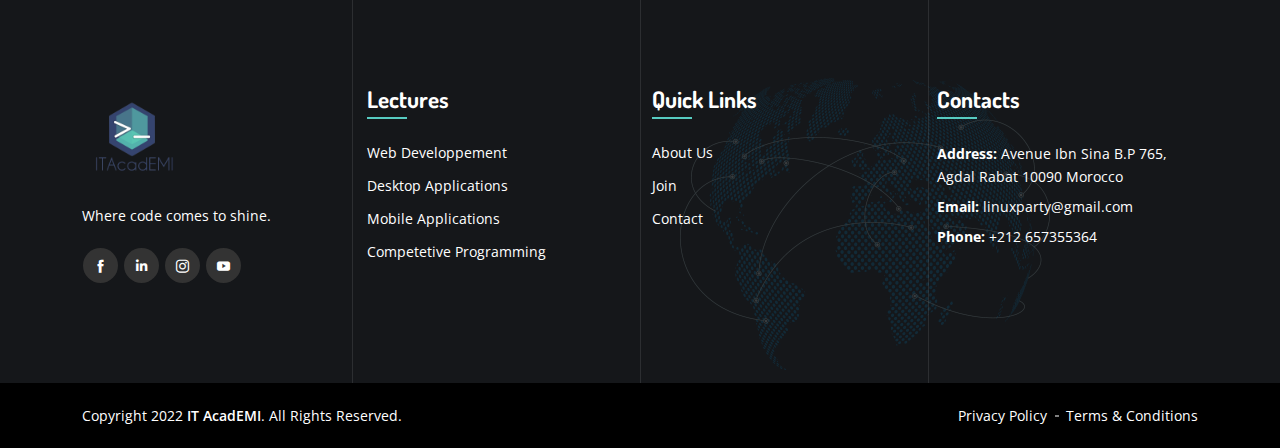
<file: contact.html>
<!doctype html>
<html lang="zxx">
   <head>
      <meta charset="utf-8">
      <meta name="viewport" content="width=device-width, initial-scale=1, shrink-to-fit=no">
      <link rel="stylesheet" href="assets/css/bootstrap.min.css">
      <link rel="stylesheet" href="assets/css/animate.min.css">
      <link rel="stylesheet" href="assets/css/fontawesome.min.css">
      <link rel="stylesheet" href="assets/css/magnific-popup.min.css">
      <link rel="stylesheet" href="assets/css/owl.carousel.min.css">
      <link rel="stylesheet" href="assets/css/owl.theme.default.min.css">
      <link rel="stylesheet" href="assets/css/nice-select.css">
      <link rel="stylesheet" href="assets/css/flaticon.css">
      <link rel="stylesheet" href="assets/css/meanmenu.css">
      <link rel="stylesheet" href="assets/css/style.css">
      <link rel="stylesheet" href="assets/css/responsive.css">
      <title>IT AcadEMI - Contact</title>
      <link rel="icon" href="hexalogowbg.png">
      <link rel="apple-touch-icon" sizes="180x180" href="/apple-touch-icon.png">
    
      <link rel="manifest" href="/site.webmanifest">
      <link rel="mask-icon" href="/safari-pinned-tab.svg" color="#5bbad5">
      <meta name="msapplication-TileColor" content="#ffffff">
      <meta name="theme-color" content="#ffffff">
   </head>
   <body>
      <div class="preloader">
         <div class="loader">
            <div class="loader-outter"></div>
            <div class="loader-inner"></div>
         </div>
      </div>
      <div class="navbar-area">
        <div class="evolta-responsive-nav">
           <div class="container">
              <div class="evolta-responsive-menu">
                 <div class="logo">
                    <a href="index.html">
                    <img width="80px" height="80px" src="itwbg.png" class="main-logo" alt="logo">
                    <img width="80px" height="80px" src="itwbg.png" class="optional-logo" alt="logo">
                    </a>
                 </div>
              </div>
           </div>
        </div>
        <div class="evolta-nav">
           <div class="container-fluid">
              <nav class="navbar navbar-expand-md navbar-light">
                 <a class="navbar-brand" href="index.html">
                 <img width="80px" height="80px" src="itwbg.png" class="main-logo" alt="logo">
                 <img width="80px" height="80px" src="itwbg.png" class="optional-logo" alt="logo">
                 </a>
                 <div class="collapse navbar-collapse mean-menu" id="navbarSupportedContent">
                    <ul class="navbar-nav">
                       <li class="nav-item">
                          <a href="index.html" class="nav-link">Home </a>
                       </li>
                       <li class="nav-item">
                          <a href="about.html" class="nav-link">About </a>
                       </li>
                       <li class="nav-item">
                          <a href="join.html" class="nav-link">Join </a>
                       </li>
                   
                    </ul>
                    <div class="others-options">
                       <a href="contact.html" class="btn btn-primary">Contact</a>
                    </div>
                 </div>
              </nav>
           </div>
        </div>
     </div>
      <div class="page-title-area item-bg3">
         <div class="container">
            <div class="page-title-content">
               <h2>Contact</h2>
               <ul>
                  <li><a href="index.html">Home</a></li>
                  <li>Contact</li>
               </ul>
            </div>
         </div>
         <div class="lines">
            <div class="line"></div>
            <div class="line"></div>
            <div class="line"></div>
         </div>
      </div>
      <section class="contact-area ptb-110">
         <div class="container">
            <div class="section-title">
               <span>Message Us</span>
               <h2>Drop us Message for any Query</h2>
               <p>You can always send us a message to keep contact with us if you ever have a question</p>
            </div>
            <div class="contact-form">
               <div class="row align-items-center">
                  <div class="col-lg-5 col-md-12">
                     <div class="contact-image">
                        <img src="assets/img/contact.png" alt="image">
                     </div>
                  </div>
                  <div class="col-lg-7 col-md-12">
                     <form id="contactForm" method="POST" data-netlify="true" onsubmit="submit">
                        <div class="row">
                           <div class="col-lg-6 col-md-6">
                              <div class="form-group">
                                 <input type="text" name="name" id="name" class="form-control" required data-error="Please enter your name" placeholder="Name">
                                 <div class="help-block with-errors"></div>
                              </div>
                           </div>
                           <div class="col-lg-6 col-md-6">
                              <div class="form-group">
                                 <input type="email" name="email" id="email" class="form-control" required data-error="Please enter your email" placeholder="Email">
                                 <div class="help-block with-errors"></div>
                              </div>
                           </div>
                           <div class="col-lg-6 col-md-6">
                              <div class="form-group">
                                 <input type="text" name="phone_number" id="phone_number" required data-error="Please enter your number" class="form-control" placeholder="Phone">
                                 <div class="help-block with-errors"></div>
                              </div>
                           </div>
                           <div class="col-lg-6 col-md-6">
                              <div class="form-group">
                                 <input type="text" name="msg_subject" id="msg_subject" class="form-control" required data-error="Please enter your subject" placeholder="Subject">
                                 <div class="help-block with-errors"></div>
                              </div>
                           </div>
                        <!--   <div class="col-lg-12 col-md-12">
                              <div class="form-group" data-netlify-recaptcha="true">
                              </div>
                           </div> -->
                           <div class="col-lg-12 col-md-12">
                              <div class="form-group">
                                 <textarea name="message" class="form-control" id="message" cols="30" rows="5" required data-error="Write your message" placeholder="Your Message"></textarea>
                                 <div class="help-block with-errors"></div>
                              </div>
                           </div>
                           <div class="col-lg-12 col-md-12">
                              <button type="submit" class="btn btn-primary">Send Message</button>
                              <div id="msgSubmit" class="h3 text-center hidden"></div>
                              <div class="clearfix"></div>
                           </div>
                           
                        </div>
                     </form>
                     
                  </div>
               </div>
            </div>
            <div class="contact-info">
               <div class="contact-info-content">
                  <h3>Contact us by Phone Number or Email Address</h3>
                  <h2>
                     <a href="tel:+212706659182">+212 657355364</a>
                     <span>OR</span>
                    <a href="mailto:linuxparty@gmail.com"> linuxparty@gmail.com</a>
                  </h2>
                  <ul class="social">
                
                     <li><a href="https://www.youtube.com/channel/UCd5KxeMChml_Xj3rs6w9mqw" target="_blank"><i class="fab fa-youtube"></i></a></li>
                     <li><a href="https://www.facebook.com/ITAcadEMI/" target="_blank"><i class="fab fa-facebook-f"></i></a></li>
                     <li><a href="https://www.linkedin.com/company/linux-party-emi" target="_blank"><i class="fab fa-linkedin-in"></i></a></li>
                     <li><a href="https://instagram.com/it_academi?utm_medium=copy_link" target="_blank"><i class="fab fa-instagram"></i></a></li>
                  </ul>
               </div>
            </div>
         </div>
      </section>
      <footer class="footer-area">
         <div class="container">
            <div class="row">
               <div class="col-lg-3 col-md-6 col-sm-6">
                  <div class="single-footer-widget">
                     <div class="logo">
                        <a href="index.html"><img width="100px" height="100px" src="itwbg.png" alt="image"></a>
                        <p>Where code comes to shine.</p>
                     </div>
                     <ul class="social">
                        <li><a href="https://www.facebook.com/ITAcadEMI/" target="_blank"><i class="flaticon-facebook-letter-logo"></i></a></li>
                        <li><a href="https://www.linkedin.com/company/linux-party-emi" target="_blank"><i class="fab fa-linkedin-in"></i></a></li>
                        <li><a href="https://instagram.com/it_academi?utm_medium=copy_link" target="_blank"><i class="flaticon-instagram-logo"></i></a></li>
                        <li><a href="https://www.youtube.com/channel/UCd5KxeMChml_Xj3rs6w9mqw" target="_blank"><i class="flaticon-youtube-play-button"></i></a></li>
                     </ul>
                  </div>
               </div>
               <div class="col-lg-3 col-md-6 col-sm-6">
                  <div class="single-footer-widget">
                     <h3>Lectures</h3>
                     <ul class="footer-services-list">
                      <li>Web Developpement</li>
                      <li>Desktop Applications</li>
                      <li>Mobile Applications</li>
                      <li>Competetive Programming</li>

                     </ul>
                  </div>
               </div>
               <div class="col-lg-3 col-md-6 col-sm-6">
                  <div class="single-footer-widget">
                     <h3>Quick Links</h3>
                     <ul class="quick-links-list">
                        <li><a href="about.html" >About Us</a></li>
                        <li><a href="join.html" >Join</a></li>
                        <li><a href="conatact.html" >Contact</a></li>
                     </ul>
                  </div>
               </div>
               <div class="col-lg-3 col-md-6 col-sm-6">
                  <div class="single-footer-widget">
                     <h3>Contacts</h3>
                     <ul class="footer-contact-list">
                        <li><span>Address:</span> Avenue Ibn Sina B.P 765, Agdal Rabat 10090 Morocco</li>
                        <li><span>Email:</span> linuxparty@gmail.com</li>
                        <li><span>Phone:</span> +212 657355364</li>
                
                     </ul>
                  </div>
               </div>
            </div>
         </div>
         <div class="copyright-area">
            <div class="container">
               <div class="row align-items-center">
                  <div class="col-lg-6 col-md-6 col-sm-6">
                     <p>Copyright 2022 <a href="index.html">IT AcadEMI</a>. All Rights Reserved.</p>
                  </div>
                  <div class="col-lg-6 col-md-6 col-sm-6">
                     <ul>
                        <li>Privacy Policy</li>
                        <li>Terms & Conditions</li>
                     </ul>
                  </div>
               </div>
            </div>
         </div>
         <div class="circle-map"><img src="assets/img/circle-map.png" alt="image"></div>
         <div class="lines">
            <div class="line"></div>
            <div class="line"></div>
            <div class="line"></div>
         </div>
      </footer>
      <div class="go-top"><i class="fas fa-arrow-up"></i><i class="fas fa-arrow-up"></i></div>
      <script src="assets/js/jquery.min.js"></script>
      <script src="assets/js/popper.min.js"></script>
      <script src="assets/js/bootstrap.min.js"></script>
      <script src="assets/js/jquery.magnific-popup.min.js"></script>
      <script src="assets/js/owl.carousel.min.js"></script>
      <script src="assets/js/jquery.nice-select.min.js"></script>
      <script src="assets/js/jquery.meanmenu.js"></script>
      <script src="assets/js/wow.min.js"></script>
      <script src="assets/js/form-validator.min.js"></script>
 
      <script src="assets/js/main.js"></script>
      <script>
         document
         .querySelector("form")
         .addEventListener("submit", handleSubmit);

         const handleSubmit = (e) => {
         e.preventDefault();
         let myForm = document.getElementById("contactForm");
         let formData = new FormData(myForm);
         fetch("/", {
            method: "POST",
            headers: { "Content-Type": "application/x-www-form-urlencoded" },
            body: new URLSearchParams(formData).toString(),
         })
            
            .catch((error) => alert(error));
         };
      </script>
     
   </body>
</html>
</file>
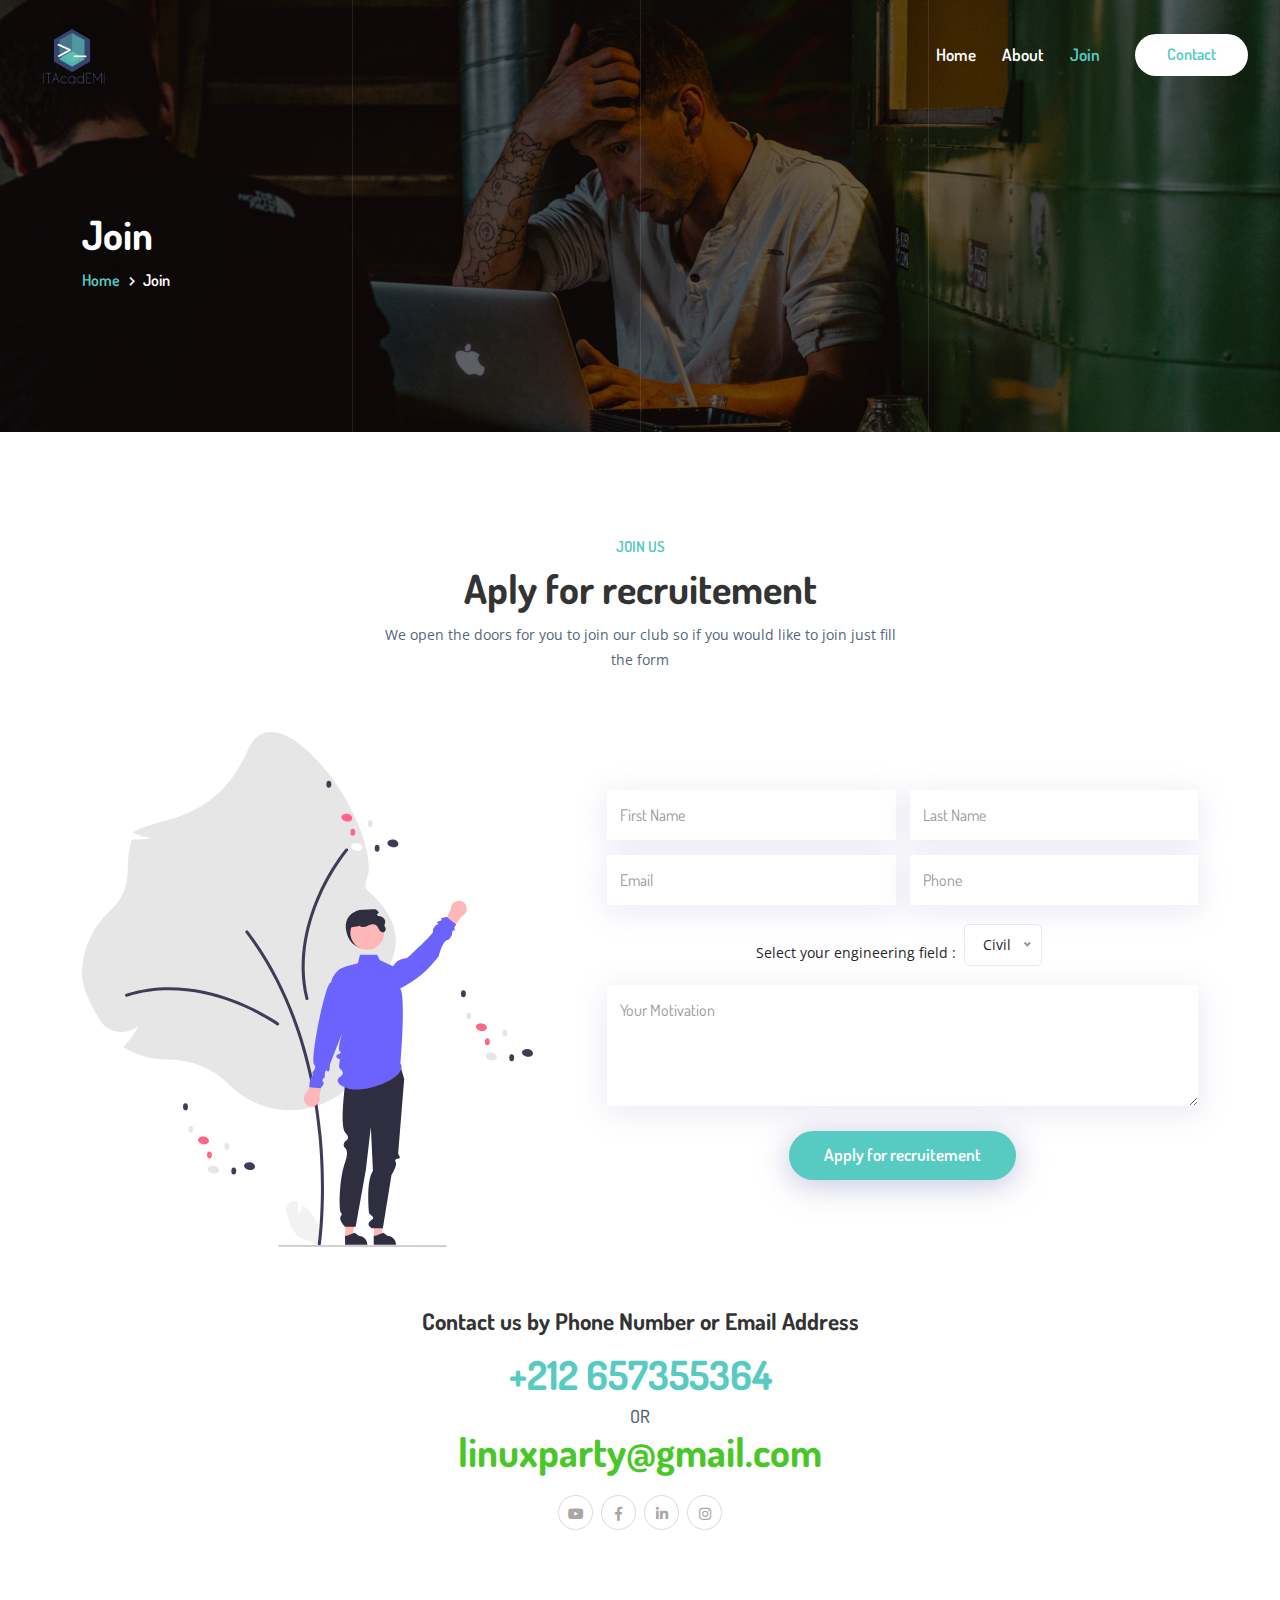
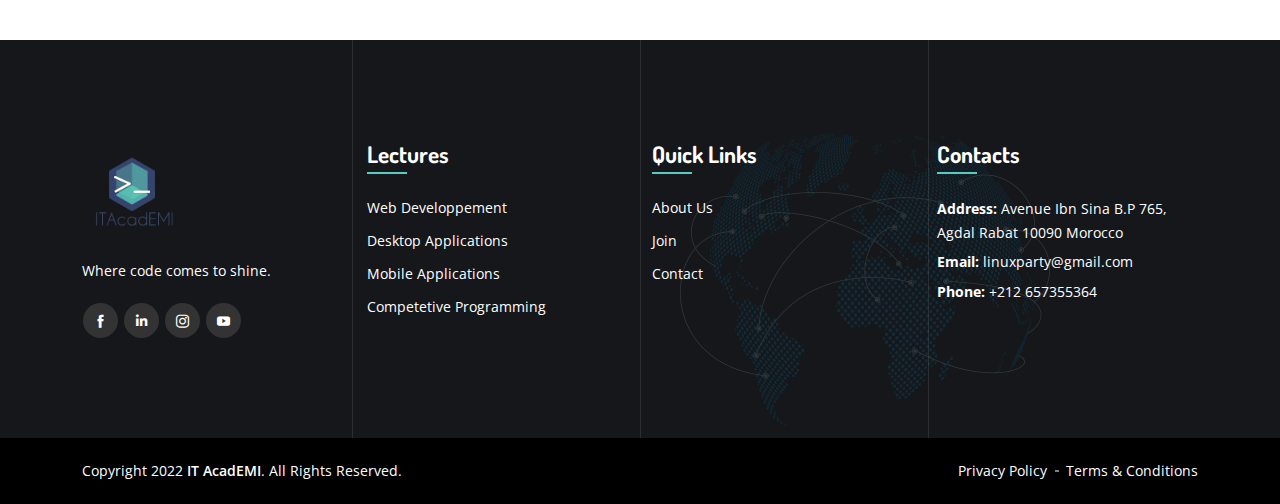
<file: join.html>
<!doctype html>
<html lang="zxx">
   <head>
      <meta charset="utf-8">
      <meta name="viewport" content="width=device-width, initial-scale=1, shrink-to-fit=no">
      <link rel="stylesheet" href="assets/css/bootstrap.min.css">
      <link rel="stylesheet" href="assets/css/animate.min.css">
      <link rel="stylesheet" href="assets/css/fontawesome.min.css">
      <link rel="stylesheet" href="assets/css/magnific-popup.min.css">
      <link rel="stylesheet" href="assets/css/owl.carousel.min.css">
      <link rel="stylesheet" href="assets/css/owl.theme.default.min.css">
      <link rel="stylesheet" href="assets/css/nice-select.css">
      <link rel="stylesheet" href="assets/css/flaticon.css">
      <link rel="stylesheet" href="assets/css/meanmenu.css">
      <link rel="stylesheet" href="assets/css/style.css">
      <link rel="stylesheet" href="assets/css/responsive.css">
      <title>IT AcadEMI - Join</title>
      <link rel="icon" href="hexalogowbg.png">
      <link rel="apple-touch-icon" sizes="180x180" href="/apple-touch-icon.png">
   
      <link rel="manifest" href="/site.webmanifest">
      <link rel="mask-icon" href="/safari-pinned-tab.svg" color="#5bbad5">
      <meta name="msapplication-TileColor" content="#ffffff">
      <meta name="theme-color" content="#ffffff">
   </head>
   <body>
      <div class="preloader">
         <div class="loader">
            <div class="loader-outter"></div>
            <div class="loader-inner"></div>
         </div>
      </div>
      <div class="navbar-area">
        <div class="evolta-responsive-nav">
           <div class="container">
              <div class="evolta-responsive-menu">
                 <div class="logo">
                    <a href="index.html">
                     <img width="80px" height="80px" src="itwbg.png" class="main-logo" alt="logo">
                    <img width="80px" height="80px" src="itwbg.png" class="optional-logo" alt="logo">
                    </a>
                 </div>
              </div>
           </div>
        </div>
        <div class="evolta-nav">
           <div class="container-fluid">
              <nav class="navbar navbar-expand-md navbar-light">
                 <a class="navbar-brand" href="index.html">
                 <img width="80px" height="80px" src="itwbg.png" class="main-logo" alt="logo">
                 <img width="80px" height="80px" src="itwbg.png" class="optional-logo" alt="logo">
                 </a>
                 <div class="collapse navbar-collapse mean-menu" id="navbarSupportedContent">
                    <ul class="navbar-nav">
                       <li class="nav-item">
                          <a href="index.html" class="nav-link">Home </a>
                       </li>
                       <li class="nav-item">
                          <a href="about.html" class="nav-link">About </a>
                       </li>
                       <li class="nav-item">
                          <a href="join.html" class="nav-link active">Join </a>
                       </li>
              
                    </ul>
                    <div class="others-options">
                       <a href="contact.html" class="btn btn-primary">Contact</a>
                    </div>
                 </div>
              </nav>
           </div>
        </div>
     </div>
      <div class="page-title-area item-bg2">
         <div class="container">
            <div class="page-title-content">
               <h2>Join</h2>
               <ul>
                  <li><a href="#">Home</a></li>
                  <li>Join</li>
               </ul>
            </div>
         </div>
         <div class="lines">
            <div class="line"></div>
            <div class="line"></div>
            <div class="line"></div>
         </div>
      </div>
      <section class="Join-area ptb-110">
         <div class="container">
            <div class="section-title">
               <span>Join Us</span>
               <h2>Aply for recruitement</h2>
               <p>We open the doors for you to join our club so if you would like to join just fill the form</p>
            </div>
            <div class="contact-form">
               <div class="row align-items-center">
                  <div class="col-lg-5 col-md-12">
                     <div class="contact-image">
                        <img src="assets/img/register.svg" alt="image">
                     </div>
                  </div>
                  <div class="col-lg-7 col-md-12">
                     <form id="joinForm" method="POST" data-netlify="true" onsubmit="submit">
                        <div class="row">
                           <div class="col-lg-6 col-md-6">
                              <div class="form-group">
                                 <input type="text" name="fname" id="fname" class="form-control" required data-error="Please enter your first name" placeholder="First Name">
                                 <div class="help-block with-errors"></div>
                              </div>
                           </div>
                           <div class="col-lg-6 col-md-6">
                              <div class="form-group">
                                 <input type="text" name="lname" id="lname" class="form-control" required data-error="Please enter your last name" placeholder="Last Name">
                                 <div class="help-block with-errors"></div>
                              </div>
                           </div>
                           <div class="col-lg-6 col-md-6">
                              <div class="form-group">
                                 <input type="email" name="email" id="email" class="form-control" required data-error="Please enter your email" placeholder="Email">
                                 <div class="help-block with-errors"></div>
                              </div>
                           </div>
                           <div class="col-lg-6 col-md-6">
                              <div class="form-group">
                                 <input type="text" name="phone_number" id="phone_number" required data-error="Please enter your number" class="form-control" placeholder="Phone">
                                 <div class="help-block with-errors"></div>
                              </div>
                           </div>
                           <div class="col-lg-12 col-md-12">
                              <div class="d-inline-flex  align-items-center">
                              <label for="genie" class="d-inline-block mr-2">  Select your engineering field :</label> 
                              <div class="form-group form-control-sm d-inline-block">  
                                  
                                 <select name="genie" id="genie" class="custom-select" required data-error="Please enter your field" >
                                    
                                    <option value="Civil">Civil</option>
                                    <option value="Electrical">Electrical</option>
                                    <option value="Industrial">Industrial</option>
                                    <option value="Informatics">Informatics</option>
                                    <option value="MIS">MIS</option>
                                    <option value="Industrial Processes">Industrial Processes</option>
                                    <option value="Mineral">Mineral</option>
                                    <option value="Mechanical">Mechanical</option>
                                  </select>

                                 </div>
                                 <div class="help-block with-errors"></div>
                              </div>
                           </div>
                           <div class="col-lg-12 col-md-12">
                              <div class="form-group">
                                 <textarea name="message" class="form-control" id="message" cols="30" rows="5" required data-error="Write your motivation" placeholder="Your Motivation"></textarea>
                                 <div class="help-block with-errors"></div>
                              </div>
                           </div>
                           <!--   <div class="col-lg-12 col-md-12">
                              <div class="form-group" data-netlify-recaptcha="true">
                              </div>
                           </div> -->
                           <div class="col-lg-12 col-md-12">
                              <button type="submit" class="btn btn-primary">Apply for recruitement</button>
                              <div  class="h3 text-center hidden"></div>
                              <div class="clearfix"></div>
                           </div>
                        </div>
                     </form>
                     
                  </div>
               </div>
            </div>
            <div class="contact-info">
               <div class="contact-info-content">
                  <h3>Contact us by Phone Number or Email Address</h3>
                  <h2>
                     <a href="tel:+212706659182">+212 657355364</a>
                     <span>OR</span>
                    <a href="mailto:linuxparty@gmail.com"> linuxparty@gmail.com</a>
                  </h2>
                  <ul class="social">
                
                     <li><a href="https://www.youtube.com/channel/UCd5KxeMChml_Xj3rs6w9mqw" target="_blank"><i class="fab fa-youtube"></i></a></li>
                     <li><a href="https://www.facebook.com/ITAcadEMI/" target="_blank"><i class="fab fa-facebook-f"></i></a></li>
                     <li><a href="https://www.linkedin.com/company/linux-party-emi" target="_blank"><i class="fab fa-linkedin-in"></i></a></li>
                     <li><a href="https://instagram.com/it_academi?utm_medium=copy_link" target="_blank"><i class="fab fa-instagram"></i></a></li>
                  </ul>
               </div>
            </div>
         </div>
      </section>
      <footer class="footer-area">
         <div class="container">
            <div class="row">
               <div class="col-lg-3 col-md-6 col-sm-6">
                  <div class="single-footer-widget">
                     <div class="logo">
                        <a href="index.html"><img width="100px" height="100px" src="itwbg.png" alt="image"></a>
                        <p>Where code comes to shine.</p>
                     </div>
                     <ul class="social">
                        <li><a href="https://www.facebook.com/ITAcadEMI/" target="_blank"><i class="flaticon-facebook-letter-logo"></i></a></li>
                        <li><a href="https://www.linkedin.com/company/linux-party-emi" target="_blank"><i class="fab fa-linkedin-in"></i></a></li>
                        <li><a href="https://instagram.com/it_academi?utm_medium=copy_link" target="_blank"><i class="flaticon-instagram-logo"></i></a></li>
                        <li><a href="https://www.youtube.com/channel/UCd5KxeMChml_Xj3rs6w9mqw" target="_blank"><i class="flaticon-youtube-play-button"></i></a></li>
                     </ul>
                  </div>
               </div>
               <div class="col-lg-3 col-md-6 col-sm-6">
                  <div class="single-footer-widget">
                     <h3>Lectures</h3>
                     <ul class="footer-services-list">
                      <li>Web Developpement</li>
                      <li>Desktop Applications</li>
                      <li>Mobile Applications</li>
                      <li>Competetive Programming</li>
                     </ul>
                  </div>
               </div>
               <div class="col-lg-3 col-md-6 col-sm-6">
                  <div class="single-footer-widget">
                     <h3>Quick Links</h3>
                     <ul class="quick-links-list">
                        <li><a href="about.html" >About Us</a></li>
                        <li><a href="join.html" >Join</a></li>              
                        <li><a href="conatct.html" >Contact</a></li>
                     </ul>
                  </div>
               </div>
               <div class="col-lg-3 col-md-6 col-sm-6">
                  <div class="single-footer-widget">
                     <h3>Contacts</h3>
                     <ul class="footer-contact-list">
                        <li><span>Address:</span> Avenue Ibn Sina B.P 765, Agdal Rabat 10090 Morocco</li>
                        <li><span>Email:</span> linuxparty@gmail.com</li>
                        <li><span>Phone:</span> +212 657355364</li>
                
                     </ul>
                  </div>
               </div>
            </div>
         </div>
         <div class="copyright-area">
            <div class="container">
               <div class="row align-items-center">
                  <div class="col-lg-6 col-md-6 col-sm-6">
                     <p>Copyright 2022 <a href="index.html">IT AcadEMI</a>. All Rights Reserved.</p>
                  </div>
                  <div class="col-lg-6 col-md-6 col-sm-6">
                     <ul>
                        <li>Privacy Policy</li>
                        <li>Terms & Conditions</li>
                     </ul>
                  </div>
               </div>
            </div>
         </div>
         <div class="circle-map"><img src="assets/img/circle-map.png" alt="image"></div>
         <div class="lines">
            <div class="line"></div>
            <div class="line"></div>
            <div class="line"></div>
         </div>
      </footer>
      <div class="go-top"><i class="fas fa-arrow-up"></i><i class="fas fa-arrow-up"></i></div>
      <script src="assets/js/jquery.min.js"></script>
      <script src="assets/js/popper.min.js"></script>
      <script src="assets/js/bootstrap.min.js"></script>
      <script src="assets/js/jquery.magnific-popup.min.js"></script>
      <script src="assets/js/owl.carousel.min.js"></script>
      <script src="assets/js/jquery.nice-select.min.js"></script>
      <script src="assets/js/jquery.meanmenu.js"></script>
      <script src="assets/js/wow.min.js"></script>
    <!--   <script src="assets/js/form-validator.min.js"></script> --> 
      <script src="assets/js/main.js"></script>
      <script>
         document
         .querySelector("form")
         .addEventListener("submit", handleSubmit);

         const handleSubmit = (e) => {
         e.preventDefault();
         let myForm = document.getElementById("joinForm");
         let formData = new FormData(myForm);
         fetch("/", {
            method: "POST",
            headers: { "Content-Type": "application/x-www-form-urlencoded" },
            body: new URLSearchParams(formData).toString(),
         })
            
            .catch((error) => alert(error));
         };
      </script>
     
   </body>
</html>
</file>
<file: assets/css/nice-select.css>
.nice-select{-webkit-tap-highlight-color:transparent;background-color:#fff;border-radius:5px;border:solid 1px #e8e8e8;box-sizing:border-box;clear:both;cursor:pointer;display:block;float:left;font-family:inherit;font-size:14px;font-weight:400;height:42px;line-height:40px;outline:0;padding-left:18px;padding-right:30px;position:relative;text-align:left!important;-webkit-transition:all .2s ease-in-out;transition:all .2s ease-in-out;-webkit-user-select:none;-moz-user-select:none;-ms-user-select:none;user-select:none;white-space:nowrap;width:auto}.nice-select:hover{border-color:#dbdbdb}.nice-select.open,.nice-select:active,.nice-select:focus{border-color:#999}.nice-select:after{border-bottom:2px solid #999;border-right:2px solid #999;content:'';display:block;height:5px;margin-top:-4px;pointer-events:none;position:absolute;right:12px;top:50%;-webkit-transform-origin:66% 66%;-ms-transform-origin:66% 66%;transform-origin:66% 66%;-webkit-transform:rotate(45deg);-ms-transform:rotate(45deg);transform:rotate(45deg);-webkit-transition:all .15s ease-in-out;transition:all .15s ease-in-out;width:5px}.nice-select.open:after{-webkit-transform:rotate(-135deg);-ms-transform:rotate(-135deg);transform:rotate(-135deg)}.nice-select.open .list{opacity:1;pointer-events:auto;-webkit-transform:scale(1) translateY(0);-ms-transform:scale(1) translateY(0);transform:scale(1) translateY(0)}.nice-select.disabled{border-color:#ededed;color:#999;pointer-events:none}.nice-select.disabled:after{border-color:#ccc}.nice-select.wide{width:100%}.nice-select.wide .list{left:0!important;right:0!important}.nice-select.right{float:right}.nice-select.right .list{left:auto;right:0}.nice-select.small{font-size:12px;height:36px;line-height:34px}.nice-select.small:after{height:4px;width:4px}.nice-select.small .option{line-height:34px;min-height:34px}.nice-select .list{background-color:#fff;border-radius:5px;box-shadow:0 0 0 1px rgba(68,68,68,.11);box-sizing:border-box;margin-top:4px;opacity:0;overflow:hidden;padding:0;pointer-events:none;position:absolute;top:100%;left:0;-webkit-transform-origin:50% 0;-ms-transform-origin:50% 0;transform-origin:50% 0;-webkit-transform:scale(.75) translateY(-21px);-ms-transform:scale(.75) translateY(-21px);transform:scale(.75) translateY(-21px);-webkit-transition:all .2s cubic-bezier(.5,0,0,1.25),opacity .15s ease-out;transition:all .2s cubic-bezier(.5,0,0,1.25),opacity .15s ease-out;z-index:9}.nice-select .list:hover .option:not(:hover){background-color:transparent!important}.nice-select .option{cursor:pointer;font-weight:400;line-height:40px;list-style:none;min-height:40px;outline:0;padding-left:18px;padding-right:29px;text-align:left;-webkit-transition:all .2s;transition:all .2s}.nice-select .option.focus,.nice-select .option.selected.focus,.nice-select .option:hover{background-color:#f6f6f6}.nice-select .option.selected{font-weight:700}.nice-select .option.disabled{background-color:transparent;color:#999;cursor:default}.no-csspointerevents .nice-select .list{display:none}.no-csspointerevents .nice-select.open .list{display:block}
</file>
<file: assets/css/flaticon.css>
@font-face{font-family:flaticon;src:url(../fonts/Flaticon.eot);src:url(../fonts/Flaticond41d.eot?#iefix) format("embedded-opentype"),url(../fonts/Flaticon.woff2) format("woff2"),url(../fonts/Flaticon.woff) format("woff"),url(../fonts/Flaticon.ttf) format("truetype"),url(../fonts/Flaticon.svg#Flaticon) format("svg");font-weight:400;font-style:normal}@media screen and (-webkit-min-device-pixel-ratio:0){@font-face{font-family:flaticon;src:url(../fonts/Flaticon.svg#Flaticon) format("svg")}}[class^=flaticon-]:before,[class*=" flaticon-"]:before,[class^=flaticon-]:after,[class*=" flaticon-"]:after{font-family:Flaticon;font-size:15px;font-style:normal}.flaticon-income:before{content:"\f100"}.flaticon-automatic:before{content:"\f101"}.flaticon-locked:before{content:"\f102"}.flaticon-molecular:before{content:"\f103"}.flaticon-gear:before{content:"\f104"}.flaticon-ceo:before{content:"\f105"}.flaticon-commerce-and-shopping:before{content:"\f106"}.flaticon-search:before{content:"\f107"}.flaticon-robot:before{content:"\f108"}.flaticon-artificial-intelligence:before{content:"\f109"}.flaticon-machine-learning:before{content:"\f10a"}.flaticon-play-button:before{content:"\f10b"}.flaticon-tick:before{content:"\f10c"}.flaticon-add:before{content:"\f10d"}.flaticon-remove:before{content:"\f10e"}.flaticon-facebook-letter-logo:before{content:"\f10f"}.flaticon-twitter:before{content:"\f110"}.flaticon-instagram-logo:before{content:"\f111"}.flaticon-youtube-play-button:before{content:"\f112"}.flaticon-left-quote:before{content:"\f113"}.flaticon-right-chevron:before{content:"\f114"}.flaticon-left-chevron:before{content:"\f115"}
</file>
<file: assets/css/style.css>
@import "https://fonts.googleapis.com/css?family=Dosis:200,300,400,500,600,700,800&amp;display=swap";
@import "https://fonts.googleapis.com/css?family=Open+Sans:300,300i,400,400i,600,600i,700,700i,800,800i&amp;display=swap";
body {
  padding: 0;
  margin: 0;
  font-family: open sans, sans-serif;
  font-size: 14px;
}
a {
  display: block;
  -webkit-transition: 0.5s;
  transition: 0.5s;
  text-decoration: none;
  color: #333;
}
a:hover,
a:focus {
  text-decoration: none;
  color: #57cbc1;
}
button {
  outline: 0 !important;
}
.h1,
.h2,
.h3,
.h4,
.h5,
.h6,
h1,
h2,
h3,
h4,
h5,
h6 {
  color: #333;
  font-family: dosis, sans-serif;
}
.d-table {
  width: 100%;
  height: 100%;
}
.d-table-cell {
  vertical-align: middle;
}
p {
  font-size: 14px;
  color: #57647c;
  margin-bottom: 15px;
  line-height: 1.8;
}
p:last-child {
  margin-bottom: 0;
}
.ptb-110 {
  padding-top: 110px;
  padding-bottom: 110px;
}
img {
  max-width: 100%;
}
.bg-f2f6f9 {
  background-color: #f2f6f9;
}
.bg-fafafa {
  background-color: #fafafa;
}
.section-title {
  text-align: center;
  max-width: 670px;
  margin-left: auto;
  margin-right: auto;
  margin-bottom: 60px;
  margin-top: -6px;
}
.section-title span {
  display: block;
  color: #57cbc1;
  text-transform: uppercase;
  margin-bottom: 5px;
  font-weight: 600;
  font-size: 15px;
  font-family: dosis, sans-serif;
}
.section-title h2 {
  margin-bottom: 0;
  font-size: 40px;
  font-weight: 700;
}
.section-title p {
  max-width: 520px;
  margin-bottom: 0;
  margin-top: 10px;
  margin-left: auto;
  margin-right: auto;
}
.btn {
  border: none;
  line-height: initial;
  border-radius: 30px;
  -webkit-transition: 0.5s;
  transition: 0.5s;
  padding: 10px 32px 12px;
  position: relative;
  z-index: 1;
  opacity: 1 !important;
  font-size: 16px;
  font-family: dosis, sans-serif;
  font-weight: 600;
}
.btn-primary {
  color: #fff;
  background-color: #57cbc1;
}
.btn-primary.disabled,
.btn-primary:disabled {
  color: #fff;
  background-color: #57cbc1;
}
.btn-primary:hover,
.btn-primary:focus {
  background-color: #ffb800 !important;
  color: #fff !important;
  -webkit-box-shadow: unset !important;
  box-shadow: unset !important;
}
.learn-more-btn {
  display: inline-block;
  position: relative;
  color: #57cbc1;
  letter-spacing: 0.5px;
  font-size: 15px;
  font-weight: 600;
  font-family: dosis, sans-serif;
}
.learn-more-btn i {
  margin-left: 2px;
  position: relative;
  top: -0.6px;
}
.learn-more-btn i::before {
  font-size: 11px;
}
.learn-more-btn::before {
  content: "";
  position: absolute;
  left: 0;
  bottom: 0;
  width: 0;
  background: #57cbc1;
  height: 1px;
  opacity: 0;
  visibility: hidden;
  -webkit-transition: 0.5s;
  transition: 0.5s;
}
.learn-more-btn:hover {
  color: #57cbc1;
}
.learn-more-btn:hover::before {
  width: 100%;
  opacity: 1;
  visibility: visible;
}
.form-control {
  height: 45px;
  border: 1px solid #eee;
  background-color: transparent;
  border-radius: 0;
  -webkit-transition: 0.5s;
  transition: 0.5s;
  color: #333;
  line-height: initial;
  padding-left: 13px;
  font-size: 14px;
}
.form-control:hover,
.form-control:focus {
  -webkit-box-shadow: unset;
  box-shadow: unset;
}
.form-control::-webkit-input-placeholder {
  color: #999;
}
.form-control:-ms-input-placeholder {
  color: #999;
}
.form-control::-ms-input-placeholder {
  color: #999;
}
.form-control::placeholder {
  color: #999;
}
.form-control:focus {
  -webkit-box-shadow: unset;
  box-shadow: unset;
  border-color: #57cbc1;
}
.preloader {
  position: fixed;
  left: 0;
  width: 0;
  height: 100%;
  width: 100%;
  text-align: center;
  z-index: 9999999;
  -webkit-transition: 0.9s;
  transition: 0.9s;
}
.preloader .loader {
  position: absolute;
  width: 60px;
  height: 60px;
  border-radius: 50%;
  display: inline-block;
  left: 0;
  right: 0;
  margin: 0 auto;
  top: 45%;
  -webkit-transform: translateY(-45%);
  transform: translateY(-45%);
  -webkit-transition: 0.5s;
  transition: 0.5s;
}
.preloader .loader .loader-outter {
  position: absolute;
  border: 4px solid #fff;
  border-left-color: transparent;
  border-bottom: 0;
  width: 100%;
  height: 100%;
  border-radius: 50%;
  -webkit-animation: loader-outter 1s cubic-bezier(0.42, 0.61, 0.58, 0.41)
    infinite;
  animation: loader-outter 1s cubic-bezier(0.42, 0.61, 0.58, 0.41) infinite;
}
.preloader .loader .loader-inner {
  position: absolute;
  border: 4px solid #fff;
  border-radius: 50%;
  width: 40px;
  height: 40px;
  left: calc(50% - 20px);
  top: calc(50% - 20px);
  border-right: 0;
  border-top-color: transparent;
  -webkit-animation: loader-inner 1s cubic-bezier(0.42, 0.61, 0.58, 0.41)
    infinite;
  animation: loader-inner 1s cubic-bezier(0.42, 0.61, 0.58, 0.41) infinite;
}
.preloader::before,
.preloader::after {
  content: "";
  position: absolute;
  left: 0;
  top: 0;
  width: 100%;
  height: 60%;
  z-index: -1;
  background: #57cbc1;
  -webkit-transition: 0.9s;
  transition: 0.9s;
}
.preloader::after {
  top: auto;
  bottom: 0;
}
.preloader.preloader-deactivate {
  visibility: hidden;
}
.preloader.preloader-deactivate::after,
.preloader.preloader-deactivate::before {
  height: 0;
}
.preloader.preloader-deactivate .loader {
  opacity: 0;
  visibility: hidden;
}
@-webkit-keyframes loader-outter {
  0% {
    -webkit-transform: rotate(0deg);
    transform: rotate(0deg);
  }
  100% {
    -webkit-transform: rotate(360deg);
    transform: rotate(360deg);
  }
}
@keyframes loader-outter {
  0% {
    -webkit-transform: rotate(0deg);
    transform: rotate(0deg);
  }
  100% {
    -webkit-transform: rotate(360deg);
    transform: rotate(360deg);
  }
}
@-webkit-keyframes loader-inner {
  0% {
    -webkit-transform: rotate(0deg);
    transform: rotate(0deg);
  }
  100% {
    -webkit-transform: rotate(-360deg);
    transform: rotate(-360deg);
  }
}
@keyframes loader-inner {
  0% {
    -webkit-transform: rotate(0deg);
    transform: rotate(0deg);
  }
  100% {
    -webkit-transform: rotate(-360deg);
    transform: rotate(-360deg);
  }
}
.evolta-responsive-nav {
  display: none;
}
.navbar-brand {
  padding-top: 0;
  padding-bottom: 0;
}
.navbar-brand img.optional-logo {
  display: none;
}
.evolta-nav {
  background-color: transparent;
  padding-top: 15px;
  padding-bottom: 15px;
  padding-right: 20px;
  padding-left: 20px;
}
.evolta-nav .navbar {
  padding-right: 0;
  padding-top: 0;
  padding-left: 0;
  padding-bottom: 0;
}
.evolta-nav .navbar ul {
  padding-left: 0;
  list-style-type: none;
  margin-bottom: 0;
}
.evolta-nav .navbar .navbar-nav {
  font-family: dosis, sans-serif;
  margin-left: auto;
}
.evolta-nav .navbar .navbar-nav .nav-item {
  position: relative;
  padding-top: 15px;
  padding-bottom: 15px;
  padding-left: 0;
  padding-right: 0;
}
.evolta-nav .navbar .navbar-nav .nav-item a {
  font-size: 17px;
  font-weight: 600;
  color: #fff;
  text-transform: capitalize;
  padding-left: 0;
  padding-right: 0;
  padding-top: 0;
  padding-bottom: 0;
  margin-left: 13px;
  margin-right: 13px;
}
.evolta-nav .navbar .navbar-nav .nav-item a:hover,
.evolta-nav .navbar .navbar-nav .nav-item a:focus,
.evolta-nav .navbar .navbar-nav .nav-item a.active {
  color: #57cbc1;
}
.evolta-nav .navbar .navbar-nav .nav-item a i {
  font-size: 10px;
}
.evolta-nav .navbar .navbar-nav .nav-item:last-child a {
  margin-right: 0;
}
.evolta-nav .navbar .navbar-nav .nav-item:first-child a {
  margin-left: 0;
}
.evolta-nav .navbar .navbar-nav .nav-item:hover a,
.evolta-nav .navbar .navbar-nav .nav-item:focus a,
.evolta-nav .navbar .navbar-nav .nav-item.active a {
  color: #57cbc1;
}
.evolta-nav .navbar .navbar-nav .nav-item .dropdown-menu {
  -webkit-box-shadow: 0 0 15px 0 rgba(0, 0, 0, 0.1);
  box-shadow: 0 0 15px 0 rgba(0, 0, 0, 0.1);
  background: #fff;
  position: absolute;
  border: none;
  top: 80px;
  left: 0;
  width: 250px;
  z-index: 99;
  display: block;
  opacity: 0;
  visibility: hidden;
  border-radius: 0;
  -webkit-transition: all 0.3s ease-in-out;
  transition: all 0.3s ease-in-out;
  padding-top: 20px;
  padding-left: 5px;
  padding-right: 5px;
  padding-bottom: 20px;
}
.evolta-nav .navbar .navbar-nav .nav-item .dropdown-menu li {
  padding: 0;
}
.evolta-nav .navbar .navbar-nav .nav-item .dropdown-menu li a {
  text-transform: capitalize;
  padding: 8px 15px;
  margin: 0;
  color: #333;
  font-size: 16px;
}
.evolta-nav .navbar .navbar-nav .nav-item .dropdown-menu li a:hover,
.evolta-nav .navbar .navbar-nav .nav-item .dropdown-menu li a:focus,
.evolta-nav .navbar .navbar-nav .nav-item .dropdown-menu li a.active {
  color: #57cbc1;
}
.evolta-nav .navbar .navbar-nav .nav-item .dropdown-menu li .dropdown-menu {
  left: 220px;
  top: 0;
  opacity: 0;
  visibility: hidden;
}
.evolta-nav
  .navbar
  .navbar-nav
  .nav-item
  .dropdown-menu
  li
  .dropdown-menu
  li
  a {
  color: #333;
}
.evolta-nav
  .navbar
  .navbar-nav
  .nav-item
  .dropdown-menu
  li
  .dropdown-menu
  li
  a:hover,
.evolta-nav
  .navbar
  .navbar-nav
  .nav-item
  .dropdown-menu
  li
  .dropdown-menu
  li
  a:focus,
.evolta-nav
  .navbar
  .navbar-nav
  .nav-item
  .dropdown-menu
  li
  .dropdown-menu
  li
  a.active {
  color: #57cbc1;
}
.evolta-nav
  .navbar
  .navbar-nav
  .nav-item
  .dropdown-menu
  li
  .dropdown-menu
  li
  .dropdown-menu {
  left: 220px;
  top: 0;
  opacity: 0;
  visibility: hidden;
}
.evolta-nav
  .navbar
  .navbar-nav
  .nav-item
  .dropdown-menu
  li
  .dropdown-menu
  li
  .dropdown-menu
  li
  a {
  color: #333;
  text-transform: capitalize;
}
.evolta-nav
  .navbar
  .navbar-nav
  .nav-item
  .dropdown-menu
  li
  .dropdown-menu
  li
  .dropdown-menu
  li
  a:hover,
.evolta-nav
  .navbar
  .navbar-nav
  .nav-item
  .dropdown-menu
  li
  .dropdown-menu
  li
  .dropdown-menu
  li
  a:focus,
.evolta-nav
  .navbar
  .navbar-nav
  .nav-item
  .dropdown-menu
  li
  .dropdown-menu
  li
  .dropdown-menu
  li
  a.active {
  color: #57cbc1;
}
.evolta-nav
  .navbar
  .navbar-nav
  .nav-item
  .dropdown-menu
  li
  .dropdown-menu
  li
  .dropdown-menu
  li
  .dropdown-menu {
  left: -250px;
  top: 0;
  opacity: 0;
  visibility: hidden;
}
.evolta-nav
  .navbar
  .navbar-nav
  .nav-item
  .dropdown-menu
  li
  .dropdown-menu
  li
  .dropdown-menu
  li
  .dropdown-menu
  li
  a {
  color: #333;
  text-transform: capitalize;
}
.evolta-nav
  .navbar
  .navbar-nav
  .nav-item
  .dropdown-menu
  li
  .dropdown-menu
  li
  .dropdown-menu
  li
  .dropdown-menu
  li
  a:hover,
.evolta-nav
  .navbar
  .navbar-nav
  .nav-item
  .dropdown-menu
  li
  .dropdown-menu
  li
  .dropdown-menu
  li
  .dropdown-menu
  li
  a:focus,
.evolta-nav
  .navbar
  .navbar-nav
  .nav-item
  .dropdown-menu
  li
  .dropdown-menu
  li
  .dropdown-menu
  li
  .dropdown-menu
  li
  a.active {
  color: #57cbc1;
}
.evolta-nav
  .navbar
  .navbar-nav
  .nav-item
  .dropdown-menu
  li
  .dropdown-menu
  li
  .dropdown-menu
  li
  .dropdown-menu
  li
  .dropdown-menu {
  left: -250px;
  top: 0;
  opacity: 0;
  visibility: hidden;
}
.evolta-nav
  .navbar
  .navbar-nav
  .nav-item
  .dropdown-menu
  li
  .dropdown-menu
  li
  .dropdown-menu
  li
  .dropdown-menu
  li
  .dropdown-menu
  li
  a {
  color: #333;
  text-transform: capitalize;
}
.evolta-nav
  .navbar
  .navbar-nav
  .nav-item
  .dropdown-menu
  li
  .dropdown-menu
  li
  .dropdown-menu
  li
  .dropdown-menu
  li
  .dropdown-menu
  li
  a:hover,
.evolta-nav
  .navbar
  .navbar-nav
  .nav-item
  .dropdown-menu
  li
  .dropdown-menu
  li
  .dropdown-menu
  li
  .dropdown-menu
  li
  .dropdown-menu
  li
  a:focus,
.evolta-nav
  .navbar
  .navbar-nav
  .nav-item
  .dropdown-menu
  li
  .dropdown-menu
  li
  .dropdown-menu
  li
  .dropdown-menu
  li
  .dropdown-menu
  li
  a.active {
  color: #57cbc1;
}
.evolta-nav
  .navbar
  .navbar-nav
  .nav-item
  .dropdown-menu
  li
  .dropdown-menu
  li
  .dropdown-menu
  li
  .dropdown-menu
  li
  .dropdown-menu
  li
  .dropdown-menu {
  left: -250px;
  top: 0;
  opacity: 0;
  visibility: hidden;
}
.evolta-nav
  .navbar
  .navbar-nav
  .nav-item
  .dropdown-menu
  li
  .dropdown-menu
  li
  .dropdown-menu
  li
  .dropdown-menu
  li
  .dropdown-menu
  li
  .dropdown-menu
  li
  a {
  color: #333;
  text-transform: capitalize;
}
.evolta-nav
  .navbar
  .navbar-nav
  .nav-item
  .dropdown-menu
  li
  .dropdown-menu
  li
  .dropdown-menu
  li
  .dropdown-menu
  li
  .dropdown-menu
  li
  .dropdown-menu
  li
  a:hover,
.evolta-nav
  .navbar
  .navbar-nav
  .nav-item
  .dropdown-menu
  li
  .dropdown-menu
  li
  .dropdown-menu
  li
  .dropdown-menu
  li
  .dropdown-menu
  li
  .dropdown-menu
  li
  a:focus,
.evolta-nav
  .navbar
  .navbar-nav
  .nav-item
  .dropdown-menu
  li
  .dropdown-menu
  li
  .dropdown-menu
  li
  .dropdown-menu
  li
  .dropdown-menu
  li
  .dropdown-menu
  li
  a.active {
  color: #57cbc1;
}
.evolta-nav
  .navbar
  .navbar-nav
  .nav-item
  .dropdown-menu
  li
  .dropdown-menu
  li
  .dropdown-menu
  li
  .dropdown-menu
  li
  .dropdown-menu
  li
  .dropdown-menu
  li
  .dropdown-menu {
  left: -250px;
  top: 0;
  opacity: 0;
  visibility: hidden;
}
.evolta-nav
  .navbar
  .navbar-nav
  .nav-item
  .dropdown-menu
  li
  .dropdown-menu
  li
  .dropdown-menu
  li
  .dropdown-menu
  li
  .dropdown-menu
  li
  .dropdown-menu
  li
  .dropdown-menu
  li
  a {
  color: #333;
  text-transform: capitalize;
}
.evolta-nav
  .navbar
  .navbar-nav
  .nav-item
  .dropdown-menu
  li
  .dropdown-menu
  li
  .dropdown-menu
  li
  .dropdown-menu
  li
  .dropdown-menu
  li
  .dropdown-menu
  li
  .dropdown-menu
  li
  a:hover,
.evolta-nav
  .navbar
  .navbar-nav
  .nav-item
  .dropdown-menu
  li
  .dropdown-menu
  li
  .dropdown-menu
  li
  .dropdown-menu
  li
  .dropdown-menu
  li
  .dropdown-menu
  li
  .dropdown-menu
  li
  a:focus,
.evolta-nav
  .navbar
  .navbar-nav
  .nav-item
  .dropdown-menu
  li
  .dropdown-menu
  li
  .dropdown-menu
  li
  .dropdown-menu
  li
  .dropdown-menu
  li
  .dropdown-menu
  li
  .dropdown-menu
  li
  a.active {
  color: #57cbc1;
}
.evolta-nav
  .navbar
  .navbar-nav
  .nav-item
  .dropdown-menu
  li
  .dropdown-menu
  li
  .dropdown-menu
  li
  .dropdown-menu
  li
  .dropdown-menu
  li
  .dropdown-menu
  li.active
  a {
  color: #57cbc1;
}
.evolta-nav
  .navbar
  .navbar-nav
  .nav-item
  .dropdown-menu
  li
  .dropdown-menu
  li
  .dropdown-menu
  li
  .dropdown-menu
  li
  .dropdown-menu
  li
  .dropdown-menu
  li:hover
  .dropdown-menu {
  opacity: 1;
  visibility: visible;
  top: -15px;
}
.evolta-nav
  .navbar
  .navbar-nav
  .nav-item
  .dropdown-menu
  li
  .dropdown-menu
  li
  .dropdown-menu
  li
  .dropdown-menu
  li
  .dropdown-menu
  li.active
  a {
  color: #57cbc1;
}
.evolta-nav
  .navbar
  .navbar-nav
  .nav-item
  .dropdown-menu
  li
  .dropdown-menu
  li
  .dropdown-menu
  li
  .dropdown-menu
  li
  .dropdown-menu
  li:hover
  .dropdown-menu {
  opacity: 1;
  visibility: visible;
  top: -15px;
}
.evolta-nav
  .navbar
  .navbar-nav
  .nav-item
  .dropdown-menu
  li
  .dropdown-menu
  li
  .dropdown-menu
  li
  .dropdown-menu
  li.active
  a {
  color: #57cbc1;
}
.evolta-nav
  .navbar
  .navbar-nav
  .nav-item
  .dropdown-menu
  li
  .dropdown-menu
  li
  .dropdown-menu
  li
  .dropdown-menu
  li:hover
  .dropdown-menu {
  opacity: 1;
  visibility: visible;
  top: -15px;
}
.evolta-nav
  .navbar
  .navbar-nav
  .nav-item
  .dropdown-menu
  li
  .dropdown-menu
  li
  .dropdown-menu
  li.active
  a {
  color: #57cbc1;
}
.evolta-nav
  .navbar
  .navbar-nav
  .nav-item
  .dropdown-menu
  li
  .dropdown-menu
  li
  .dropdown-menu
  li:hover
  .dropdown-menu {
  opacity: 1;
  visibility: visible;
  top: -15px;
}
.evolta-nav
  .navbar
  .navbar-nav
  .nav-item
  .dropdown-menu
  li
  .dropdown-menu
  li.active
  a {
  color: #57cbc1;
}
.evolta-nav
  .navbar
  .navbar-nav
  .nav-item
  .dropdown-menu
  li
  .dropdown-menu
  li:hover
  .dropdown-menu {
  opacity: 1;
  visibility: visible;
  top: -15px;
}
.evolta-nav .navbar .navbar-nav .nav-item .dropdown-menu li.active a {
  color: #57cbc1;
}
.evolta-nav
  .navbar
  .navbar-nav
  .nav-item
  .dropdown-menu
  li:hover
  .dropdown-menu {
  opacity: 1;
  visibility: visible;
  top: -15px;
}
.evolta-nav .navbar .navbar-nav .nav-item:hover .dropdown-menu {
  opacity: 1;
  visibility: visible;
  top: 100%;
}
.evolta-nav .navbar .others-options {
  margin-left: 20px;
}
.evolta-nav .navbar .others-options .cart-btn {
  display: inline-block;
  position: relative;
  top: 3px;
  color: #fff;
}
.evolta-nav .navbar .others-options .cart-btn:hover {
  color: #57cbc1;
}
.evolta-nav .navbar .others-options .btn {
  margin-left: 15px;
}
.evolta-nav .navbar .others-options .btn-primary {
  background-color: #fff;
  color: #57cbc1;
}
.evolta-nav .navbar .others-options .btn-primary:hover {
  color: #fff !important;
  background-color: #57cbc1 !important;
}
.evolta-nav .navbar .others-options .option-item {
  color: #333;
  display: inline-block;
  position: relative;
  line-height: initial;
  margin-left: 15px;
  top: 4px;
}
.evolta-nav .navbar .others-options .option-item .search-btn {
  cursor: pointer;
  -webkit-transition: 0.5s;
  transition: 0.5s;
  color: #fff;
}
.evolta-nav .navbar .others-options .option-item .search-btn::before {
  font-size: 17px;
}
.evolta-nav .navbar .others-options .option-item .search-btn:hover {
  color: #57cbc1;
}
.evolta-nav .navbar .others-options .option-item .close-btn {
  cursor: pointer;
  display: none;
  font-size: 17px;
  -webkit-transition: 0.5s;
  transition: 0.5s;
  width: 17px;
  color: #fff;
}
.evolta-nav .navbar .others-options .option-item .close-btn.active {
  display: block;
}
.evolta-nav .navbar .others-options .option-item .close-btn:hover {
  color: #57cbc1;
}
.navbar-area {
  position: absolute;
  left: 0;
  top: 0;
  width: 100%;
  height: auto;
  z-index: 999;
  background-color: transparent;
  -webkit-transition: 0.5s;
  transition: 0.5s;
}
.navbar-area.is-sticky {
  position: fixed;
  top: 0;
  left: 0;
  width: 100%;
  z-index: 999;
  -webkit-box-shadow: 0 2px 28px 0 rgba(0, 0, 0, 0.06);
  box-shadow: 0 2px 28px 0 rgba(0, 0, 0, 0.06);
  background: #fff !important;
  -webkit-animation: 500ms ease-in-out 0s normal none 1 running fadeInDown;
  animation: 500ms ease-in-out 0s normal none 1 running fadeInDown;
  -webkit-transition: 0.5s;
  transition: 0.5s;
}
.navbar-area.is-sticky .evolta-nav {
  background-color: #fff;
  padding-top: 10px;
  padding-bottom: 10px;
}
.navbar-area.is-sticky .evolta-nav .navbar .navbar-nav .nav-item a {
  color: #333;
}
.navbar-area.is-sticky .evolta-nav .navbar .navbar-nav .nav-item a:hover,
.navbar-area.is-sticky .evolta-nav .navbar .navbar-nav .nav-item a:focus,
.navbar-area.is-sticky .evolta-nav .navbar .navbar-nav .nav-item a.active {
  color: #57cbc1;
}
.navbar-area.is-sticky .evolta-nav .navbar .navbar-nav .nav-item:hover a,
.navbar-area.is-sticky .evolta-nav .navbar .navbar-nav .nav-item:focus a,
.navbar-area.is-sticky .evolta-nav .navbar .navbar-nav .nav-item.active a {
  color: #57cbc1;
}
.navbar-area.is-sticky
  .evolta-nav
  .navbar
  .navbar-nav
  .nav-item
  .dropdown-menu
  li
  a {
  color: #333;
}
.navbar-area.is-sticky
  .evolta-nav
  .navbar
  .navbar-nav
  .nav-item
  .dropdown-menu
  li
  a:hover,
.navbar-area.is-sticky
  .evolta-nav
  .navbar
  .navbar-nav
  .nav-item
  .dropdown-menu
  li
  a:focus,
.navbar-area.is-sticky
  .evolta-nav
  .navbar
  .navbar-nav
  .nav-item
  .dropdown-menu
  li
  a.active {
  color: #57cbc1;
}
.navbar-area.is-sticky
  .evolta-nav
  .navbar
  .navbar-nav
  .nav-item
  .dropdown-menu
  li
  .dropdown-menu
  li
  a {
  color: #333;
}
.navbar-area.is-sticky
  .evolta-nav
  .navbar
  .navbar-nav
  .nav-item
  .dropdown-menu
  li
  .dropdown-menu
  li
  a:hover,
.navbar-area.is-sticky
  .evolta-nav
  .navbar
  .navbar-nav
  .nav-item
  .dropdown-menu
  li
  .dropdown-menu
  li
  a:focus,
.navbar-area.is-sticky
  .evolta-nav
  .navbar
  .navbar-nav
  .nav-item
  .dropdown-menu
  li
  .dropdown-menu
  li
  a.active {
  color: #57cbc1;
}
.navbar-area.is-sticky
  .evolta-nav
  .navbar
  .navbar-nav
  .nav-item
  .dropdown-menu
  li
  .dropdown-menu
  li
  .dropdown-menu
  li
  a {
  color: #333;
}
.navbar-area.is-sticky
  .evolta-nav
  .navbar
  .navbar-nav
  .nav-item
  .dropdown-menu
  li
  .dropdown-menu
  li
  .dropdown-menu
  li
  a:hover,
.navbar-area.is-sticky
  .evolta-nav
  .navbar
  .navbar-nav
  .nav-item
  .dropdown-menu
  li
  .dropdown-menu
  li
  .dropdown-menu
  li
  a:focus,
.navbar-area.is-sticky
  .evolta-nav
  .navbar
  .navbar-nav
  .nav-item
  .dropdown-menu
  li
  .dropdown-menu
  li
  .dropdown-menu
  li
  a.active {
  color: #57cbc1;
}
.navbar-area.is-sticky
  .evolta-nav
  .navbar
  .navbar-nav
  .nav-item
  .dropdown-menu
  li
  .dropdown-menu
  li
  .dropdown-menu
  li
  .dropdown-menu
  li
  a {
  color: #333;
}
.navbar-area.is-sticky
  .evolta-nav
  .navbar
  .navbar-nav
  .nav-item
  .dropdown-menu
  li
  .dropdown-menu
  li
  .dropdown-menu
  li
  .dropdown-menu
  li
  a:hover,
.navbar-area.is-sticky
  .evolta-nav
  .navbar
  .navbar-nav
  .nav-item
  .dropdown-menu
  li
  .dropdown-menu
  li
  .dropdown-menu
  li
  .dropdown-menu
  li
  a:focus,
.navbar-area.is-sticky
  .evolta-nav
  .navbar
  .navbar-nav
  .nav-item
  .dropdown-menu
  li
  .dropdown-menu
  li
  .dropdown-menu
  li
  .dropdown-menu
  li
  a.active {
  color: #57cbc1;
}
.navbar-area.is-sticky
  .evolta-nav
  .navbar
  .navbar-nav
  .nav-item
  .dropdown-menu
  li
  .dropdown-menu
  li
  .dropdown-menu
  li
  .dropdown-menu
  li
  .dropdown-menu
  li
  a {
  color: #333;
}
.navbar-area.is-sticky
  .evolta-nav
  .navbar
  .navbar-nav
  .nav-item
  .dropdown-menu
  li
  .dropdown-menu
  li
  .dropdown-menu
  li
  .dropdown-menu
  li
  .dropdown-menu
  li
  a:hover,
.navbar-area.is-sticky
  .evolta-nav
  .navbar
  .navbar-nav
  .nav-item
  .dropdown-menu
  li
  .dropdown-menu
  li
  .dropdown-menu
  li
  .dropdown-menu
  li
  .dropdown-menu
  li
  a:focus,
.navbar-area.is-sticky
  .evolta-nav
  .navbar
  .navbar-nav
  .nav-item
  .dropdown-menu
  li
  .dropdown-menu
  li
  .dropdown-menu
  li
  .dropdown-menu
  li
  .dropdown-menu
  li
  a.active {
  color: #57cbc1;
}
.navbar-area.is-sticky
  .evolta-nav
  .navbar
  .navbar-nav
  .nav-item
  .dropdown-menu
  li
  .dropdown-menu
  li
  .dropdown-menu
  li
  .dropdown-menu
  li
  .dropdown-menu
  li
  .dropdown-menu
  li
  a {
  color: #333;
}
.navbar-area.is-sticky
  .evolta-nav
  .navbar
  .navbar-nav
  .nav-item
  .dropdown-menu
  li
  .dropdown-menu
  li
  .dropdown-menu
  li
  .dropdown-menu
  li
  .dropdown-menu
  li
  .dropdown-menu
  li
  a:hover,
.navbar-area.is-sticky
  .evolta-nav
  .navbar
  .navbar-nav
  .nav-item
  .dropdown-menu
  li
  .dropdown-menu
  li
  .dropdown-menu
  li
  .dropdown-menu
  li
  .dropdown-menu
  li
  .dropdown-menu
  li
  a:focus,
.navbar-area.is-sticky
  .evolta-nav
  .navbar
  .navbar-nav
  .nav-item
  .dropdown-menu
  li
  .dropdown-menu
  li
  .dropdown-menu
  li
  .dropdown-menu
  li
  .dropdown-menu
  li
  .dropdown-menu
  li
  a.active {
  color: #57cbc1;
}
.navbar-area.is-sticky
  .evolta-nav
  .navbar
  .navbar-nav
  .nav-item
  .dropdown-menu
  li
  .dropdown-menu
  li
  .dropdown-menu
  li
  .dropdown-menu
  li
  .dropdown-menu
  li
  .dropdown-menu
  li
  .dropdown-menu
  li
  a {
  color: #333;
}
.navbar-area.is-sticky
  .evolta-nav
  .navbar
  .navbar-nav
  .nav-item
  .dropdown-menu
  li
  .dropdown-menu
  li
  .dropdown-menu
  li
  .dropdown-menu
  li
  .dropdown-menu
  li
  .dropdown-menu
  li
  .dropdown-menu
  li
  a:hover,
.navbar-area.is-sticky
  .evolta-nav
  .navbar
  .navbar-nav
  .nav-item
  .dropdown-menu
  li
  .dropdown-menu
  li
  .dropdown-menu
  li
  .dropdown-menu
  li
  .dropdown-menu
  li
  .dropdown-menu
  li
  .dropdown-menu
  li
  a:focus,
.navbar-area.is-sticky
  .evolta-nav
  .navbar
  .navbar-nav
  .nav-item
  .dropdown-menu
  li
  .dropdown-menu
  li
  .dropdown-menu
  li
  .dropdown-menu
  li
  .dropdown-menu
  li
  .dropdown-menu
  li
  .dropdown-menu
  li
  a.active {
  color: #57cbc1;
}
.navbar-area.is-sticky
  .evolta-nav
  .navbar
  .navbar-nav
  .nav-item
  .dropdown-menu
  li
  .dropdown-menu
  li
  .dropdown-menu
  li
  .dropdown-menu
  li
  .dropdown-menu
  li
  .dropdown-menu
  li.active
  a {
  color: #57cbc1;
}
.navbar-area.is-sticky
  .evolta-nav
  .navbar
  .navbar-nav
  .nav-item
  .dropdown-menu
  li
  .dropdown-menu
  li
  .dropdown-menu
  li
  .dropdown-menu
  li
  .dropdown-menu
  li.active
  a {
  color: #57cbc1;
}
.navbar-area.is-sticky
  .evolta-nav
  .navbar
  .navbar-nav
  .nav-item
  .dropdown-menu
  li
  .dropdown-menu
  li
  .dropdown-menu
  li
  .dropdown-menu
  li.active
  a {
  color: #57cbc1;
}
.navbar-area.is-sticky
  .evolta-nav
  .navbar
  .navbar-nav
  .nav-item
  .dropdown-menu
  li
  .dropdown-menu
  li
  .dropdown-menu
  li.active
  a {
  color: #57cbc1;
}
.navbar-area.is-sticky
  .evolta-nav
  .navbar
  .navbar-nav
  .nav-item
  .dropdown-menu
  li
  .dropdown-menu
  li.active
  a {
  color: #57cbc1;
}
.navbar-area.is-sticky
  .evolta-nav
  .navbar
  .navbar-nav
  .nav-item
  .dropdown-menu
  li.active
  a {
  color: #57cbc1;
}
.navbar-area.is-sticky .evolta-nav .navbar .others-options .cart-btn {
  color: #333;
}
.navbar-area.is-sticky .evolta-nav .navbar .others-options .cart-btn:hover {
  color: #57cbc1;
}
.navbar-area.is-sticky .evolta-nav .navbar .others-options .btn-primary {
  background-color: #57cbc1;
  color: #fff;
}
.navbar-area.is-sticky .evolta-nav .navbar .others-options .btn-primary:hover {
  color: #fff !important;
  background-color: #ffb800 !important;
}
.navbar-area.is-sticky .evolta-nav .navbar .others-options .option-item {
  color: #333;
}
.navbar-area.is-sticky
  .evolta-nav
  .navbar
  .others-options
  .option-item
  .search-btn {
  color: #333;
}
.navbar-area.is-sticky
  .evolta-nav
  .navbar
  .others-options
  .option-item
  .search-btn:hover {
  color: #57cbc1;
}
.navbar-area.is-sticky
  .evolta-nav
  .navbar
  .others-options
  .option-item
  .close-btn {
  color: #333;
}
.navbar-area.is-sticky
  .evolta-nav
  .navbar
  .others-options
  .option-item
  .close-btn:hover {
  color: #57cbc1;
}
.navbar-area.is-sticky .navbar-brand {
  padding-top: 0;
  padding-bottom: 0;
}
.navbar-area.is-sticky .navbar-brand img.main-logo {
  display: none;
}
.navbar-area.is-sticky .navbar-brand img.optional-logo {
  display: block;
}
.navbar-area.navbar-style-two .evolta-nav {
  padding-left: 0;
  padding-right: 0;
}
.search-overlay {
  display: none;
}
.search-overlay.search-popup {
  position: absolute;
  top: 100%;
  width: 300px;
  right: 0;
  background: #fff;
  z-index: 2;
  padding: 20px;
  -webkit-box-shadow: 0 0 15px 0 rgba(0, 0, 0, 0.1);
  box-shadow: 0 0 15px 0 rgba(0, 0, 0, 0.1);
  margin-top: 20px;
}
.search-overlay.search-popup .search-form {
  position: relative;
}
.search-overlay.search-popup .search-form .search-input {
  display: block;
  width: 100%;
  height: 40px;
  line-height: initial;
  border: 1px solid #eee;
  padding-left: 10px;
  color: #333;
  outline: 0;
  -webkit-transition: 0.5s;
  transition: 0.5s;
}
.search-overlay.search-popup .search-form .search-input:focus {
  border-color: #57cbc1;
}
.search-overlay.search-popup .search-form .search-button {
  position: absolute;
  right: 0;
  top: 0;
  height: 40px;
  background: 0 0;
  border: none;
  width: 40px;
  outline: 0;
  color: #57647c;
  -webkit-transition: 0.5s;
  transition: 0.5s;
}
.search-overlay.search-popup .search-form .search-button:hover,
.search-overlay.search-popup .search-form .search-button:focus {
  color: #57cbc1;
}
@media only screen and (max-width: 991px) {
  .navbar-area {
    border-bottom: 1px solid rgba(255, 255, 255, 0.09);
    padding-top: 15px;
    padding-bottom: 15px;
  }
  .navbar-area.is-sticky {
    border-bottom: none;
    -webkit-box-shadow: 0 7px 13px 0 rgba(0, 0, 0, 0.1);
    box-shadow: 0 7px 13px 0 rgba(0, 0, 0, 0.1);
  }
  .navbar-area.is-sticky .evolta-responsive-nav .logo img.main-logo {
    display: none;
  }
  .navbar-area.is-sticky .evolta-responsive-nav .logo img.optional-logo {
    display: block;
  }
  .navbar-area.is-sticky
    .evolta-responsive-nav
    .mean-container
    a.meanmenu-reveal {
    color: #333;
  }
  .navbar-area.is-sticky
    .evolta-responsive-nav
    .mean-container
    a.meanmenu-reveal
    span {
    background: #333;
    position: relative;
    top: 8px;
    margin-top: -6px;
  }
  .navbar-area.is-sticky .others-options .cart-btn {
    color: #333;
  }
  .navbar-area.is-sticky .others-options .cart-btn:hover {
    color: #57cbc1;
  }
  .evolta-responsive-nav {
    display: block;
  }
  .evolta-responsive-nav .evolta-responsive-menu {
    position: relative;
  }
  .evolta-responsive-nav .evolta-responsive-menu.mean-container .mean-nav ul {
    font-size: 14px;
  }
  .evolta-responsive-nav
    .evolta-responsive-menu.mean-container
    .mean-nav
    ul
    li
    a.active {
    color: #57cbc1;
  }
  .evolta-responsive-nav
    .evolta-responsive-menu.mean-container
    .mean-nav
    ul
    li
    li
    a {
    font-size: 13.5px;
  }
  .evolta-responsive-nav .evolta-responsive-menu.mean-container .navbar-nav {
    overflow-y: scroll;
    height: 350px;
    -webkit-box-shadow: 0 7px 13px 0 rgba(0, 0, 0, 0.1);
    box-shadow: 0 7px 13px 0 rgba(0, 0, 0, 0.1);
  }
  .evolta-responsive-nav .mean-container a.meanmenu-reveal {
    color: #fff;
  }
  .evolta-responsive-nav .mean-container a.meanmenu-reveal span {
    background: #fff;
    position: relative;
    top: 8px;
    margin-top: -6px;
  }
  .evolta-responsive-nav .logo {
    position: relative;
    width: 50%;
    z-index: 999;
  }
  .evolta-responsive-nav .logo img.optional-logo {
    display: none;
  }
  .others-options {
    position: absolute;
    right: 55px;
    top: 7px;
  }
  .others-options .btn,
  .others-options .option-item {
    display: none;
  }
  .others-options .cart-btn {
    color: #fff;
  }
  .others-options .cart-btn:hover {
    color: #57cbc1;
  }
  .evolta-nav {
    display: none;
  }
}
.main-banner {
  height: 770px;
  position: relative;
  background-image: url(../img/main-banne.jpg);
  background-position: center center;
  background-size: cover;
  background-repeat: no-repeat;
}
.main-banner .container-fluid {
  padding-left: 100px;
  padding-right: 100px;
}
.main-banner-content {
  margin-top: -80px;
  max-width: 720px;
}
.main-banner-content h1 {
  color: #fff;
  margin-bottom: 0;
  line-height: 1.1;
  font-size: 70px;
  font-weight: 700;
}
.main-banner-content p {
  font-size: 15px;
  color: #fff;
  max-width: 600px;
  margin-top: 25px;
  margin-bottom: 0;
}
.main-banner-content .btn-box {
  margin-top: 30px;
}
.main-banner-content .btn-box .optional-btn {
  display: inline-block;
  color: #fff;
  position: relative;
  margin-left: 20px;
  font-family: dosis, sans-serif;
  font-size: 16px;
  font-weight: 700;
}
.main-banner-content .btn-box .optional-btn::before {
  content: "";
  position: absolute;
  left: 0;
  bottom: 0;
  width: 100%;
  height: 2px;
  background-color: #fff;
  -webkit-transition: 0.5s;
  transition: 0.5s;
}
.main-banner-content .btn-box .optional-btn::after {
  content: "";
  position: absolute;
  right: 0;
  bottom: 0;
  width: 0;
  height: 2px;
  background-color: #57cbc1;
  -webkit-transition: 0.5s;
  transition: 0.5s;
}
.main-banner-content .btn-box .optional-btn:hover {
  color: #fff;
}
.main-banner-content .btn-box .optional-btn:hover::before {
  width: 0;
}
.main-banner-content .btn-box .optional-btn:hover::after {
  width: 100%;
  right: auto;
  left: 0;
}
.featured-services-area {
  position: relative;
  margin-top: -113px;
}
.featured-services-inner {
  background-color: #fff;
  -webkit-box-shadow: 0 15px 30px rgba(0, 0, 0, 0.1);
  box-shadow: 0 15px 30px rgba(0, 0, 0, 0.1);
}
.single-featured-services-box {
  position: relative;
  z-index: 1;
  -webkit-transition: 0.5s;
  transition: 0.5s;
  padding: 20px 25px;
}
.single-featured-services-box .icon {
  margin-bottom: 5px;
  color: #57cbc1;
  -webkit-transition: 0.5s;
  transition: 0.5s;
}
.single-featured-services-box .icon i {
  font-size: 45px;
}
.single-featured-services-box .icon i::before {
  font-size: 45px;
}
.single-featured-services-box h3 {
  margin-bottom: 0;
  -webkit-transition: 0.5s;
  transition: 0.5s;
  font-size: 23px;
  font-weight: 700;
}
.single-featured-services-box p {
  -webkit-transition: 0.5s;
  transition: 0.5s;
  margin-top: 12px;
  margin-bottom: 0;
}
.single-featured-services-box::before {
  content: "";
  position: absolute;
  left: 0;
  top: 0;
  background-color: #57cbc1;
  width: 2px;
  height: 100%;
  -webkit-transition: 0.5s;
  transition: 0.5s;
  z-index: -1;
}
.single-featured-services-box:hover .icon,
.single-featured-services-box.active .icon {
  color: #fff;
}
.single-featured-services-box:hover h3,
.single-featured-services-box.active h3 {
  color: #fff;
}
.single-featured-services-box:hover h3 a,
.single-featured-services-box.active h3 a {
  color: #fff;
}
.single-featured-services-box:hover p,
.single-featured-services-box.active p {
  color: #f0f0f0;
}
.single-featured-services-box:hover::before,
.single-featured-services-box.active::before {
  width: 100%;
}
.about-area {
  position: relative;
  z-index: 1;
}
.about-image {
  position: relative;
  padding-bottom: 100px;
  text-align: right;
}
.about-image img:nth-child(2) {
  position: absolute;
  left: 0;
  bottom: 0;
  border-radius: 0 10px 0 0;
}
.about-content {
  padding-left: 25px;
}
.about-content h2 {
  margin-bottom: 18px;
  line-height: 1.3;
  font-size: 40px;
  font-weight: 700;
}
.about-content p {
  margin-bottom: 13px;
}
.about-content .btn {
  margin-top: 7px;
}
.about-inner-area {
  margin-top: 60px;
}
.about-text h3 {
  margin-bottom: 0;
  font-size: 23px;
  font-weight: 700;
}
.about-text p {
  margin-top: 13px;
  margin-bottom: 0;
}
.shape-img1 {
  position: absolute;
  top: 50%;
  -webkit-transform: translateY(-50%);
  transform: translateY(-50%);
  left: 0;
  z-index: -1;
  opacity: 0.4;
}
.shape-img2 {
  position: absolute;
  left: 5%;
  top: 5%;
  z-index: -1;
  -webkit-animation-name: rotateMe;
  animation-name: rotateMe;
  -webkit-animation-duration: 20s;
  animation-duration: 20s;
  -webkit-animation-iteration-count: infinite;
  animation-iteration-count: infinite;
  -webkit-animation-timing-function: linear;
  animation-timing-function: linear;
}
.shape-img7 {
  position: absolute;
  left: 0;
  bottom: 0;
  z-index: -1;
  opacity: 0.2;
  -webkit-animation: rotate3d 4s linear infinite;
  animation: rotate3d 4s linear infinite;
}
.shape-img3 {
  position: absolute;
  right: 0;
  top: 0;
  z-index: -1;
  opacity: 0.1;
  -webkit-animation: rotate3d 4s linear infinite;
  animation: rotate3d 4s linear infinite;
}
.shape-img4 {
  position: absolute;
  right: 40%;
  bottom: 8%;
  z-index: -1;
  -webkit-animation: animationFramesOne 20s infinite linear;
  animation: animationFramesOne 20s infinite linear;
}
.shape-img5 {
  position: absolute;
  right: 5%;
  top: 50%;
  -webkit-transform: translateY(-50%);
  transform: translateY(-50%);
  z-index: -1;
  opacity: 0.7;
  -webkit-animation-name: rotateMe;
  animation-name: rotateMe;
  -webkit-animation-duration: 20s;
  animation-duration: 20s;
  -webkit-animation-iteration-count: infinite;
  animation-iteration-count: infinite;
  -webkit-animation-timing-function: linear;
  animation-timing-function: linear;
}
.shape-img6 {
  position: absolute;
  left: 2%;
  bottom: 0;
  z-index: -1;
  opacity: 0.4;
  -webkit-animation: moveLeftBounce 5s linear infinite;
  animation: moveLeftBounce 5s linear infinite;
}
.dot-shape1 {
  position: absolute;
  top: 5%;
  left: 50%;
  z-index: -1;
  -webkit-animation: animationFramesTwo 40s infinite linear;
  animation: animationFramesTwo 40s infinite linear;
  opacity: 0.5;
}
.dot-shape2 {
  position: absolute;
  left: 5%;
  top: 45%;
  z-index: -1;
  -webkit-animation: animationFramesTwo 30s infinite linear;
  animation: animationFramesTwo 30s infinite linear;
  opacity: 0.5;
}
.dot-shape4 {
  position: absolute;
  right: 15%;
  top: 50%;
  z-index: -1;
  -webkit-animation: rotate3d 4s linear infinite;
  animation: rotate3d 4s linear infinite;
}
.dot-shape5 {
  position: absolute;
  left: 30%;
  top: 50%;
  z-index: -1;
  -webkit-animation: animationFramesOne 20s infinite linear;
  animation: animationFramesOne 20s infinite linear;
}
.dot-shape6 {
  position: absolute;
  right: 45%;
  bottom: 5%;
  z-index: -1;
  -webkit-animation: rotate3d 4s linear infinite;
  animation: rotate3d 4s linear infinite;
}
@-webkit-keyframes moveBounce {
  0% {
    -webkit-transform: translateY(0px);
    transform: translateY(0px);
  }
  50% {
    -webkit-transform: translateY(20px);
    transform: translateY(20px);
  }
  100% {
    -webkit-transform: translateY(0px);
    transform: translateY(0px);
  }
}
@keyframes moveBounce {
  0% {
    -webkit-transform: translateY(0px);
    transform: translateY(0px);
  }
  50% {
    -webkit-transform: translateY(20px);
    transform: translateY(20px);
  }
  100% {
    -webkit-transform: translateY(0px);
    transform: translateY(0px);
  }
}
@-webkit-keyframes rotateMe {
  from {
    -webkit-transform: rotate(0deg);
    transform: rotate(0deg);
  }
  to {
    -webkit-transform: rotate(360deg);
    transform: rotate(360deg);
  }
}
@keyframes rotateMe {
  from {
    -webkit-transform: rotate(0deg);
    transform: rotate(0deg);
  }
  to {
    -webkit-transform: rotate(360deg);
    transform: rotate(360deg);
  }
}
@-webkit-keyframes rotate3d {
  0% {
    -webkit-transform: rotateY(0deg);
    transform: rotateY(0deg);
  }
  100% {
    -webkit-transform: rotateY(360deg);
    transform: rotateY(360deg);
  }
}
@keyframes rotate3d {
  0% {
    -webkit-transform: rotateY(0deg);
    transform: rotateY(0deg);
  }
  100% {
    -webkit-transform: rotateY(360deg);
    transform: rotateY(360deg);
  }
}
@-webkit-keyframes animationFramesOne {
  0% {
    -webkit-transform: translate(0px, 0px) rotate(0deg);
    transform: translate(0px, 0px) rotate(0deg);
  }
  20% {
    -webkit-transform: translate(-73px, 1px) rotate(-36deg);
    transform: translate(-73px, 1px) rotate(-36deg);
  }
  40% {
    -webkit-transform: translate(-141px, -72px) rotate(-72deg);
    transform: translate(-141px, -72px) rotate(-72deg);
  }
  60% {
    -webkit-transform: translate(-83px, -122px) rotate(-108deg);
    transform: translate(-83px, -122px) rotate(-108deg);
  }
  80% {
    -webkit-transform: translate(40px, -72px) rotate(-144deg);
    transform: translate(40px, -72px) rotate(-144deg);
  }
  100% {
    -webkit-transform: translate(0px, 0px) rotate(0deg);
    transform: translate(0px, 0px) rotate(0deg);
  }
}
@keyframes animationFramesOne {
  0% {
    -webkit-transform: translate(0px, 0px) rotate(0deg);
    transform: translate(0px, 0px) rotate(0deg);
  }
  20% {
    -webkit-transform: translate(-73px, 1px) rotate(-36deg);
    transform: translate(-73px, 1px) rotate(-36deg);
  }
  40% {
    -webkit-transform: translate(-141px, -72px) rotate(-72deg);
    transform: translate(-141px, -72px) rotate(-72deg);
  }
  60% {
    -webkit-transform: translate(-83px, -122px) rotate(-108deg);
    transform: translate(-83px, -122px) rotate(-108deg);
  }
  80% {
    -webkit-transform: translate(40px, -72px) rotate(-144deg);
    transform: translate(40px, -72px) rotate(-144deg);
  }
  100% {
    -webkit-transform: translate(0px, 0px) rotate(0deg);
    transform: translate(0px, 0px) rotate(0deg);
  }
}
@-webkit-keyframes moveLeftBounce {
  0% {
    -webkit-transform: translateX(0px);
    transform: translateX(0px);
  }
  50% {
    -webkit-transform: translateX(20px);
    transform: translateX(20px);
  }
  100% {
    -webkit-transform: translateX(0px);
    transform: translateX(0px);
  }
}
@keyframes moveLeftBounce {
  0% {
    -webkit-transform: translateX(0px);
    transform: translateX(0px);
  }
  50% {
    -webkit-transform: translateX(20px);
    transform: translateX(20px);
  }
  100% {
    -webkit-transform: translateX(0px);
    transform: translateX(0px);
  }
}
@-webkit-keyframes animationFramesTwo {
  0% {
    -webkit-transform: translate(0px, 0px) rotate(0deg);
    transform: translate(0px, 0px) rotate(0deg);
  }
  20% {
    -webkit-transform: translate(73px, -1px) rotate(36deg);
    transform: translate(73px, -1px) rotate(36deg);
  }
  40% {
    -webkit-transform: translate(141px, 72px) rotate(72deg);
    transform: translate(141px, 72px) rotate(72deg);
  }
  60% {
    -webkit-transform: translate(83px, 122px) rotate(108deg);
    transform: translate(83px, 122px) rotate(108deg);
  }
  80% {
    -webkit-transform: translate(-40px, 72px) rotate(144deg);
    transform: translate(-40px, 72px) rotate(144deg);
  }
  100% {
    -webkit-transform: translate(0px, 0px) rotate(0deg);
    transform: translate(0px, 0px) rotate(0deg);
  }
}
@keyframes animationFramesTwo {
  0% {
    -webkit-transform: translate(0px, 0px) rotate(0deg);
    transform: translate(0px, 0px) rotate(0deg);
  }
  20% {
    -webkit-transform: translate(73px, -1px) rotate(36deg);
    transform: translate(73px, -1px) rotate(36deg);
  }
  40% {
    -webkit-transform: translate(141px, 72px) rotate(72deg);
    transform: translate(141px, 72px) rotate(72deg);
  }
  60% {
    -webkit-transform: translate(83px, 122px) rotate(108deg);
    transform: translate(83px, 122px) rotate(108deg);
  }
  80% {
    -webkit-transform: translate(-40px, 72px) rotate(144deg);
    transform: translate(-40px, 72px) rotate(144deg);
  }
  100% {
    -webkit-transform: translate(0px, 0px) rotate(0deg);
    transform: translate(0px, 0px) rotate(0deg);
  }
}
.services-area {
  padding-bottom: 90px;
  position: relative;
  z-index: 1;
}
.services-area .pagination-area {
  margin-bottom: 30px;
}
.single-services-box {
  background-color: #fff;
  margin-bottom: 30px;
  padding: 30px 25px;
  -webkit-transition: 0.5s;
  transition: 0.5s;
  position: relative;
  z-index: 1;
  border-radius: 5px;
}
.single-services-box .icon {
  margin-bottom: 18px;
  background-color: #bed9eb;
  width: 75px;
  height: 75px;
  line-height: 75px;
  -webkit-transition: 0.5s;
  transition: 0.5s;
  text-align: center;
  color: #57cbc1;
  border-radius: 50%;
}
.single-services-box .icon i::before {
  -webkit-transition: 0.5s;
  transition: 0.5s;
  font-size: 35px;
}
.single-services-box h3 {
  margin-bottom: 0;
  -webkit-transition: 0.5s;
  transition: 0.5s;
  font-size: 23px;
  font-weight: 700;
}
.single-services-box p {
  -webkit-transition: 0.5s;
  transition: 0.5s;
  margin-top: 12px;
  margin-bottom: 0;
}
.single-services-box::before {
  border-radius: 5px;
  content: "";
  height: 100%;
  width: 0;
  position: absolute;
  left: 0;
  bottom: 0;
  background-color: #57cbc1;
  -webkit-transition: 0.5s;
  transition: 0.5s;
  z-index: -1;
}
.single-services-box:hover {
  -webkit-transform: translateY(-10px);
  transform: translateY(-10px);
  -webkit-box-shadow: 0 0 40px 3px rgba(0, 0, 0, 0.05);
  box-shadow: 0 0 40px 3px rgba(0, 0, 0, 0.05);
}
.single-services-box:hover .icon {
  background-color: #fff;
  color: #57cbc1;
  -webkit-transform: rotate(360deg);
  transform: rotate(360deg);
}
.single-services-box:hover .icon i::before {
  font-size: 30px;
}
.single-services-box:hover::before {
  width: 100%;
}
.single-services-box:hover p {
  color: #fff;
}
.single-services-box:hover h3 {
  color: #fff;
}
.single-services-box:hover h3 a {
  color: #fff;
}
.services-details-overview {
  -ms-flex-align: center !important;
  -webkit-box-align: center !important;
  align-items: center !important;
  display: -ms-flexbox;
  display: -webkit-box;
  display: flex;
  -ms-flex-wrap: wrap;
  flex-wrap: wrap;
  margin-right: -15px;
  margin-left: -15px;
  margin-top: 50px;
}
.services-details-overview:first-child {
  margin-top: 0;
}
.services-details-overview .services-details-desc {
  -ms-flex: 0 0 50%;
  -webkit-box-flex: 0;
  flex: 0 0 50%;
  max-width: 50%;
  padding-right: 15px;
  padding-left: 15px;
}
.services-details-overview .services-details-desc h3 {
  margin-bottom: 15px;
  font-size: 23px;
  font-weight: 700;
}
.services-details-overview
  .services-details-desc
  .services-details-accordion
  .accordion {
  list-style-type: none;
  padding-left: 0;
  margin-bottom: 0;
  margin-top: 25px;
}
.services-details-overview
  .services-details-desc
  .services-details-accordion
  .accordion
  .accordion-item {
  display: block;
  -webkit-box-shadow: 0 0 1.25rem rgba(108, 118, 134, 0.1);
  box-shadow: 0 0 1.25rem rgba(108, 118, 134, 0.1);
  background: #fff;
  margin-bottom: 10px;
  border: none;
}
.services-details-overview
  .services-details-desc
  .services-details-accordion
  .accordion
  .accordion-item:last-child {
  margin-bottom: 0;
}
.services-details-overview
  .services-details-desc
  .services-details-accordion
  .accordion
  .accordion-title {
  padding: 12px 20px 12px 51px;
  color: #333;
  position: relative;
  border-bottom: 1px solid transparent;
  margin-bottom: -1px;
  font-size: 15px;
  font-weight: 700;
  font-family: dosis, sans-serif;
}
.services-details-overview
  .services-details-desc
  .services-details-accordion
  .accordion
  .accordion-title
  i {
  position: absolute;
  left: 0;
  top: 0;
  width: 40px;
  text-align: center;
  height: 100%;
  background: #57cbc1;
  color: #fff;
}
.services-details-overview
  .services-details-desc
  .services-details-accordion
  .accordion
  .accordion-title
  i::before {
  position: absolute;
  left: 0;
  top: 50%;
  right: 0;
  -webkit-transform: translateY(-50%);
  transform: translateY(-50%);
  font-size: 13px;
}
.services-details-overview
  .services-details-desc
  .services-details-accordion
  .accordion
  .accordion-title.active {
  border-bottom-color: #eee;
}
.services-details-overview
  .services-details-desc
  .services-details-accordion
  .accordion
  .accordion-title.active
  i::before {
  content: "\f068";
}
.services-details-overview
  .services-details-desc
  .services-details-accordion
  .accordion
  .accordion-content {
  display: none;
  position: relative;
  padding: 15px;
}
.services-details-overview
  .services-details-desc
  .services-details-accordion
  .accordion
  .accordion-content.show {
  display: block;
}
.services-details-overview .services-details-image {
  -ms-flex: 0 0 50%;
  -webkit-box-flex: 0;
  flex: 0 0 50%;
  max-width: 50%;
  padding-right: 15px;
  padding-left: 15px;
}
.webinar-content {
  max-width: 555px;
  padding-top: 150px;
  padding-bottom: 150px;
  padding-left: 50px;
}
.webinar-content h2 {
  margin-bottom: 15px;
  font-size: 40px;
  font-weight: 700;
}
.webinar-content p {
  margin-bottom: 20px;
}
.webinar-video-image {
  position: relative;
  text-align: center;
  width: 100%;
  height: 100%;
  background-position: center center;
  background-size: cover;
  background-repeat: no-repeat;
  background-image: url(../img/webinar_6.jpg);
}
.webinar-video-image img {
  display: none;
}
.webinar-video-image .video-btn {
  position: absolute;
  left: 50%;
  display: inline-block;
  top: 50%;
  -webkit-transform: translateY(-50%) translateX(-50%);
  transform: translateY(-50%) translateX(-50%);
  width: 90px;
  height: 90px;
  line-height: 90px;
  background-color: #57cbc1;
  border-radius: 50%;
  color: #fff;
  z-index: 1;
}
.webinar-video-image .video-btn i::before {
  font-size: 38px;
}
.webinar-video-image .video-btn::after,
.webinar-video-image .video-btn::before {
  content: "";
  display: block;
  position: absolute;
  top: 0;
  right: 0;
  z-index: -1;
  bottom: 0;
  left: 0;
  border-radius: 50%;
  border: 1px solid #57cbc1;
}
.webinar-video-image .video-btn::before {
  -webkit-animation: ripple 2s linear infinite;
  animation: ripple 2s linear infinite;
}
.webinar-video-image .video-btn::after {
  -webkit-animation: ripple 2s linear 1s infinite;
  animation: ripple 2s linear 1s infinite;
}
.webinar-video-image .video-btn:hover,
.webinar-video-image .video-btn:focus {
  background-color: #4ac728;
  color: #fff;
}
@-webkit-keyframes ripple {
  0% {
    -webkit-transform: scale(1);
    transform: scale(1);
  }
  75% {
    -webkit-transform: scale(1.75);
    transform: scale(1.75);
    opacity: 1;
  }
  100% {
    -webkit-transform: scale(2);
    transform: scale(2);
    opacity: 0;
  }
}
@keyframes ripple {
  0% {
    -webkit-transform: scale(1);
    transform: scale(1);
  }
  75% {
    -webkit-transform: scale(1.75);
    transform: scale(1.75);
    opacity: 1;
  }
  100% {
    -webkit-transform: scale(2);
    transform: scale(2);
    opacity: 0;
  }
}
.team-area {
  padding-bottom: 80px;
}
.single-team-box {
  margin-bottom: 30px;
  -webkit-box-shadow: 0 10px 30px rgba(0, 0, 0, 0.07);
  box-shadow: 0 10px 30px rgba(0, 0, 0, 0.07);
  background-color: #fff;
  -webkit-transition: 0.5s;
  transition: 0.5s;
  text-align: center;
}
.single-team-box .image {
  position: relative;
  overflow: hidden;
}
.single-team-box .image img {
  -webkit-transition: 0.5s;
  transition: 0.5s;
}
.single-team-box .image .social {
  position: absolute;
  top: 50%;
  left: 50%;
  -webkit-transform: translate(-50%, -50%);
  transform: translate(-50%, -50%);
  z-index: 2;
  text-decoration: none;
  opacity: 0;
  margin-top: -100px;
  padding: 8px 15px;
  background: #fff;
  border-radius: 35px;
  visibility: hidden;
  -webkit-transition: 0.5s;
  transition: 0.5s;
}
.single-team-box .image .social a {
  display: inline-block;
  color: #57cbc1;
  font-size: 17px;
  margin: 0 7px;
}
.single-team-box .image .social a:hover {
  color: #4ac728;
}
.single-team-box .content {
  padding: 25px;
  position: relative;
  -webkit-transition: 0.5s;
  transition: 0.5s;
}
.single-team-box .content h3 {
  margin-bottom: 0;
  -webkit-transition: 0.5s;
  transition: 0.5s;
  font-size: 23px;
  font-weight: 700;
}
.single-team-box .content span {
  display: block;
  margin-top: 8px;
  color: #57cbc1;
  -webkit-transition: 0.5s;
  transition: 0.5s;
  font-family: dosis, sans-serif;
  font-size: 15px;
  font-weight: 500;
}
.single-team-box:hover {
  -webkit-transform: translateY(-5px);
  transform: translateY(-5px);
}
.single-team-box:hover .image img {
  -webkit-transform: scale(1.2);
  transform: scale(1.2);
}
.single-team-box:hover .image .social {
  opacity: 1;
  margin-top: 0;
  visibility: visible;
}
.single-team-box:hover .content {
  background-color: #57cbc1;
}
.single-team-box:hover .content h3 {
  color: #fff;
}
.single-team-box:hover .content span {
  color: #fff;
}
.partner-area {
  padding-bottom: 100px;
}
.customers-partner-list {
  display: -ms-flexbox;
  display: -webkit-box;
  display: flex;
  -ms-flex-wrap: wrap;
  flex-wrap: wrap;
  margin-right: -5px;
  margin-left: -5px;
}
.partner-item {
  -ms-flex: 0 0 20%;
  -webkit-box-flex: 0;
  flex: 0 0 20%;
  max-width: 20%;
  padding-left: 5px;
  padding-right: 5px;
}
.partner-item a {
  display: block;
  padding: 25px;
  background: #fff;
  text-align: center;
  position: relative;
  margin-bottom: 10px;
}
.partner-item a::before,
.partner-item a::after {
  content: "";
  position: absolute;
  width: 0;
  height: 0;
  opacity: 0;
  visibility: hidden;
  -webkit-transition: 0.5s;
  transition: 0.5s;
}
.partner-item a::before {
  left: 0;
  top: 0;
  border-left: 3px solid #57cbc1;
  border-top: 3px solid #57cbc1;
}
.partner-item a::after {
  right: 0;
  bottom: 0;
  border-right: 3px solid #57cbc1;
  border-bottom: 3px solid #57cbc1;
}
.partner-item a img {
  -webkit-transition: 0.5s;
  transition: 0.5s;
}
.partner-item a:hover::after,
.partner-item a:hover::before {
  width: 40px;
  height: 40px;
  opacity: 1;
  visibility: visible;
}
.partner-item a:hover img {
  -webkit-transform: scale(0.8);
  transform: scale(0.8);
}
.partner-item:nth-child(6) {
  margin-left: 10%;
}
.feedback-area {
  position: relative;
  z-index: 1;
}
.feedback-item {
  position: relative;
  z-index: 3;
  margin-left: auto;
  max-width: 555px;
  padding-top: 100px;
  padding-bottom: 100px;
}
.feedback-item p {
  margin-bottom: 0;
  color: #fff;
  font-size: 19px;
  font-style: italic;
}
.feedback-item::before {
  content: "\f113";
  color: #f8b5a6;
  display: inline-block;
  position: relative;
  margin-top: -15px;
  font-style: normal;
  font-size: 50px;
  font-family: Flaticon;
}
.feedback-item .client-info {
  margin-top: 20px;
}
.feedback-item .client-info img {
  width: 75px !important;
  display: none !important;
  margin-bottom: 15px;
  border-radius: 5px;
}
.feedback-item .client-info h3 {
  margin-bottom: 0;
  color: #fff;
  font-size: 18px;
  font-weight: 700;
}
.feedback-item .client-info span {
  display: block;
  font-weight: 300;
  margin-top: 4px;
  color: #fff;
}
.feedback-item::after {
  width: 100%;
  height: 100%;
  position: absolute;
  left: 0;
  top: 0;
  content: "";
  background-color: #57cbc1;
  z-index: -1;
  display: none;
}
.client-image {
  position: relative;
  text-align: center;
  width: 100%;
  height: 100%;
  background-position: center center;
  background-size: cover;
  background-repeat: no-repeat;
}
.client-image img {
  display: none !important;
  width: auto !important;
}
.client-image.bg1 {
  background-image: url(../img/client/1.jpg);
}
.client-image.bg2 {
  background-image: url(../img/client/2.jpg);
}
.client-image.bg3 {
  background-image: url(../img/client/3.jpg);
}
.feedback-slides.owl-theme .owl-stage .owl-item::before {
  content: "";
  position: absolute;
  left: 0;
  top: 0;
  width: 68%;
  height: 100%;
  z-index: 1;
  background-image: url(../img/1.png);
  background-position: right top;
  background-size: cover;
  background-repeat: no-repeat;
}
.feedback-slides.owl-theme .owl-nav {
  margin-top: 0;
  -webkit-transition: 0.5s;
  transition: 0.5s;
  opacity: 0;
  visibility: hidden;
}
.feedback-slides.owl-theme .owl-nav [class*="owl-"] {
  position: absolute;
  left: 50px;
  top: 50%;
  -webkit-transform: translateY(-50%);
  transform: translateY(-50%);
  background-color: transparent !important;
  color: #fff;
  outline: 0;
  -webkit-transition: 0.5s;
  transition: 0.5s;
  font-size: 50px;
}
.feedback-slides.owl-theme .owl-nav [class*="owl-"] i::before {
  font-size: 50px;
}
.feedback-slides.owl-theme .owl-nav [class*="owl-"].owl-next {
  left: auto;
  right: 50px;
}
.feedback-slides.owl-theme:hover .owl-nav {
  opacity: 1;
  visibility: visible;
}
.feedback-slides.owl-theme .owl-dots {
  position: absolute;
  left: 0;
  bottom: 15px;
  right: 0;
}
.feedback-slides.owl-theme .owl-dots .owl-dot {
  outline: 0;
}
.feedback-slides.owl-theme .owl-dots .owl-dot span {
  background-color: #fff;
  -webkit-transition: 0.5s;
  transition: 0.5s;
  margin: 0 4px;
  border-radius: 50%;
  width: 12px;
  height: 12px;
}
.feedback-slides.owl-theme .owl-dots .owl-dot.active span,
.feedback-slides.owl-theme .owl-dots .owl-dot:hover span {
  background-color: #3a3a3a;
}
.pricing-area {
  position: relative;
  z-index: 1;
  padding-bottom: 80px;
}
.single-pricing-box {
  background-color: #fff;
  margin-bottom: 30px;
  padding: 30px;
  -webkit-transition: 0.5s;
  transition: 0.5s;
  border-radius: 5px;
}
.single-pricing-box .pricing-header h3 {
  margin-bottom: 0;
  font-size: 26px;
  font-weight: 700;
}
.single-pricing-box .pricing-header p {
  -webkit-transition: 0.5s;
  transition: 0.5s;
  line-height: 1.6;
  margin-top: 10px;
  margin-bottom: 0;
}
.single-pricing-box .price {
  font-size: 50px;
  font-weight: 700;
  font-family: dosis, sans-serif;
  margin-bottom: 10px;
}
.single-pricing-box .price span {
  display: inline-block;
  margin-left: -7px;
  font-size: 20px;
  font-weight: 600;
}
.single-pricing-box .buy-btn {
  margin-bottom: 25px;
}
.single-pricing-box .buy-btn .btn-primary::after {
  background: -webkit-gradient(
    linear,
    left bottom,
    right top,
    from(#a3a3a3),
    color-stop(#9a9a9a),
    color-stop(#909090),
    color-stop(#878787),
    to(#7e7e7e)
  );
  background: linear-gradient(
    to right top,
    #a3a3a3,
    #9a9a9a,
    #909090,
    #878787,
    #7e7e7e
  );
  content: "";
  position: absolute;
  left: 0;
  top: 0;
  width: 100%;
  height: 100%;
  -webkit-transition: 0.5s;
  transition: 0.5s;
  z-index: -1;
  border-radius: 30px;
}
.single-pricing-box .pricing-features {
  padding-left: 0;
  margin-bottom: 0;
  list-style-type: none;
}
.single-pricing-box .pricing-features li {
  margin-bottom: 12px;
  color: #57647c;
  position: relative;
  padding-left: 19px;
}
.single-pricing-box .pricing-features li:last-child {
  margin-bottom: 0;
}
.single-pricing-box .pricing-features li i {
  color: #57cbc1;
  font-size: 12px;
  position: absolute;
  left: 0;
  top: 50%;
  -webkit-transform: translateY(-50%);
  transform: translateY(-50%);
}
.single-pricing-box .pricing-features li i::before {
  font-size: 12px;
}
.single-pricing-box:hover,
.single-pricing-box.active {
  -webkit-box-shadow: 0 0 40px 3px rgba(0, 0, 0, 0.05);
  box-shadow: 0 0 40px 3px rgba(0, 0, 0, 0.05);
  background-color: #fff;
  border-color: #fff;
}
.single-pricing-box:hover .buy-btn .btn-primary::after,
.single-pricing-box.active .buy-btn .btn-primary::after {
  opacity: 0;
  visibility: hidden;
}
.tabs-item {
  display: none;
}
.tabs-item:first-child {
  display: block;
}
.pricing-tab .tabs {
  padding-left: 0;
  margin-bottom: 45px;
  list-style-type: none;
  text-align: center;
}
.pricing-tab .tabs li {
  display: inline-block;
}
.pricing-tab .tabs li a {
  background-color: #fff;
  padding: 10px 30px 11px;
  margin-left: -2px;
  margin-right: -2px;
  font-family: dosis, sans-serif;
  font-weight: 600;
  font-size: 16px;
}
.pricing-tab .tabs li a:hover {
  color: #fff;
  background-color: #333;
}
.pricing-tab .tabs li.current a {
  color: #fff;
  background-color: #333;
}
.pricing-tab .tabs li:nth-child(1) a {
  border-radius: 5px 0 0 5px;
}
.pricing-tab .tabs li:nth-child(1) a::before {
  border-radius: 5px 0 0 5px;
}
.pricing-tab .tabs li:nth-child(2) a {
  border-radius: 0 5px 5px 0;
}
.pricing-tab .tabs li:nth-child(2) a::before {
  border-radius: 0 5px 5px 0;
}
.blog-area {
  position: relative;
  z-index: 1;
  padding-bottom: 80px;
}
.blog-area .pagination-area {
  margin-bottom: 30px;
}
.single-blog-post {
  margin-bottom: 30px;
  -webkit-transition: 0.5s;
  transition: 0.5s;
  border-radius: 5px;
  background-color: #f4faff;
}
.single-blog-post .entry-thumbnail a img {
  -webkit-transition: 0.5s;
  transition: 0.5s;
  border-radius: 5px;
}
.single-blog-post .entry-post-content {
  padding: 20px;
}
.single-blog-post .entry-post-content .entry-meta {
  margin-bottom: 6px;
}
.single-blog-post .entry-post-content .entry-meta ul {
  padding-left: 0;
  margin-bottom: 0;
  list-style-type: none;
}
.single-blog-post .entry-post-content .entry-meta ul li {
  display: inline-block;
  position: relative;
  margin-right: 12px;
  color: #57647c;
  font-family: dosis, sans-serif;
  font-size: 15px;
}
.single-blog-post .entry-post-content .entry-meta ul li::before {
  content: "";
  position: absolute;
  right: -7px;
  top: 50%;
  -webkit-transform: rotate(14deg) translateY(-50%);
  transform: rotate(14deg) translateY(-50%);
  background: #57647c;
  width: 1px;
  height: 13px;
}
.single-blog-post .entry-post-content .entry-meta ul li a {
  display: inline-block;
  color: #57647c;
}
.single-blog-post .entry-post-content .entry-meta ul li a:hover {
  color: #57cbc1;
}
.single-blog-post .entry-post-content .entry-meta ul li:last-child {
  margin-right: 0;
}
.single-blog-post .entry-post-content .entry-meta ul li:last-child::before {
  display: none;
}
.single-blog-post .entry-post-content h3 {
  margin-bottom: 0;
  line-height: 1.4;
  font-size: 24px;
  font-weight: 700;
}
.single-blog-post .entry-post-content p {
  margin-top: 8px;
  margin-bottom: 0;
}
.single-blog-post .entry-post-content .learn-more-btn {
  margin-top: 15px;
}
.single-blog-post:hover {
  -webkit-box-shadow: 0 0 40px 3px rgba(0, 0, 0, 0.05);
  box-shadow: 0 0 40px 3px rgba(0, 0, 0, 0.05);
  -webkit-transform: translateY(-5px);
  transform: translateY(-5px);
  background-color: #fff;
}
.single-blog-post:hover .entry-thumbnail a img {
  opacity: 0.7;
}
.blog-details .article-content {
  margin-top: 30px;
}
.blog-details .article-content .entry-meta {
  margin-bottom: 10px;
}
.blog-details .article-content .entry-meta ul {
  padding-left: 0;
  margin-bottom: 0;
  list-style-type: none;
  font-family: dosis, sans-serif;
}
.blog-details .article-content .entry-meta ul li {
  position: relative;
  display: inline-block;
  color: #333;
  margin-right: 21px;
  font-size: 15px;
}
.blog-details .article-content .entry-meta ul li span {
  display: inline-block;
  color: #333;
  font-weight: 600;
}
.blog-details .article-content .entry-meta ul li a {
  display: inline-block;
  color: #57647c;
}
.blog-details .article-content .entry-meta ul li a:hover {
  color: #57cbc1;
}
.blog-details .article-content .entry-meta ul li i {
  color: #57cbc1;
  margin-right: 2px;
}
.blog-details .article-content .entry-meta ul li::before {
  content: "";
  position: absolute;
  top: 11px;
  right: -15px;
  width: 6px;
  height: 1px;
  background: #57cbc1;
}
.blog-details .article-content .entry-meta ul li:last-child {
  margin-right: 0;
}
.blog-details .article-content .entry-meta ul li:last-child::before {
  display: none;
}
.blog-details .article-content h3 {
  margin-bottom: 15px;
  font-size: 23px;
  font-weight: 700;
}
.blog-details .article-content .wp-block-gallery.columns-3 {
  padding-left: 0;
  list-style-type: none;
  display: -ms-flexbox;
  display: -webkit-box;
  display: flex;
  -ms-flex-wrap: wrap;
  flex-wrap: wrap;
  margin-right: -10px;
  margin-left: -10px;
  margin-bottom: 30px;
  margin-top: 30px;
}
.blog-details .article-content .wp-block-gallery.columns-3 li {
  -ms-flex: 0 0 33.3333%;
  -webkit-box-flex: 0;
  flex: 0 0 33.3333%;
  max-width: 33.3333%;
  padding-right: 10px;
  padding-left: 10px;
}
.blog-details .article-content .wp-block-gallery.columns-3 li figure {
  margin-bottom: 0;
}
.blog-details .article-content .article-features-list {
  padding-left: 0;
  list-style-type: none;
  margin-bottom: 15px;
  margin-left: 20px;
}
.blog-details .article-content .article-features-list li {
  margin-bottom: 12px;
  color: #57647c;
  position: relative;
  padding-left: 15px;
}
.blog-details .article-content .article-features-list li::before {
  background: #57cbc1;
  height: 7px;
  width: 7px;
  content: "";
  left: 0;
  top: 50%;
  -webkit-transform: translateY(-50%);
  transform: translateY(-50%);
  border-radius: 50%;
  position: absolute;
}
.blog-details .article-content .article-features-list li:last-child {
  margin-bottom: 0;
}
.blog-details .article-footer {
  display: -ms-flexbox;
  display: -webkit-box;
  display: flex;
  -ms-flex-wrap: wrap;
  flex-wrap: wrap;
  padding-top: 15px;
  padding-bottom: 15px;
  border-top: 1px solid #eee;
  border-bottom: 1px solid #eee;
  margin-top: 30px;
}
.blog-details .article-footer .article-tags {
  -ms-flex: 0 0 50%;
  -webkit-box-flex: 0;
  flex: 0 0 50%;
  max-width: 50%;
}
.blog-details .article-footer .article-tags span {
  display: inline-block;
  color: #333;
  font-size: 20px;
  margin-right: 5px;
  position: relative;
  top: 2px;
}
.blog-details .article-footer .article-tags a {
  display: inline-block;
  color: #818181;
}
.blog-details .article-footer .article-tags a:hover {
  color: #57cbc1;
}
.blog-details .article-footer .article-share {
  -ms-flex: 0 0 50%;
  -webkit-box-flex: 0;
  flex: 0 0 50%;
  max-width: 50%;
}
.blog-details .article-footer .article-share .social {
  padding-left: 0;
  list-style-type: none;
  text-align: right;
  margin-bottom: 0;
}
.blog-details .article-footer .article-share .social li {
  display: inline-block;
}
.blog-details .article-footer .article-share .social li a {
  color: #333;
  background-color: #f7f7f7;
  width: 33px;
  height: 33px;
  line-height: 33px;
  text-align: center;
  border-radius: 50%;
  font-size: 13px;
}
.blog-details .article-footer .article-share .social li a:hover {
  color: #fff;
  background-color: #57cbc1;
}
blockquote,
.blockquote {
  overflow: hidden;
  background-color: #fafafa;
  padding: 50px !important;
  position: relative;
  text-align: center;
  z-index: 1;
  font-family: dosis, sans-serif;
  margin-bottom: 20px;
  margin-top: 20px;
}
blockquote p,
.blockquote p {
  color: #333;
  line-height: 1.6;
  margin-bottom: 0;
  font-style: italic;
  font-weight: 600;
  font-size: 20px;
}
blockquote cite,
.blockquote cite {
  display: none;
}
blockquote::before,
.blockquote::before {
  color: #efefef;
  content: "\f10d";
  position: absolute;
  left: 50px;
  top: -60px;
  z-index: -1;
  font-family: "font awesome 5 free";
  font-size: 140px;
  font-weight: 900;
}
.comments-area {
  margin-top: 30px;
}
.comments-area .comments-title {
  line-height: initial;
  margin-bottom: 30px;
  font-size: 23px;
  font-weight: 700;
}
.comments-area ol,
.comments-area ul {
  padding: 0;
  margin: 0;
  list-style-type: none;
}
.comments-area .comment-list {
  padding-left: 0;
  margin-bottom: 0;
  list-style-type: none;
}
.comments-area .children {
  margin-left: 20px;
}
.comments-area .comment-body {
  border-bottom: 1px solid #eee;
  padding-left: 65px;
  color: #333;
  font-size: 14px;
  margin-bottom: 20px;
  padding-bottom: 20px;
}
.comments-area .comment-body .reply {
  margin-top: 15px;
}
.comments-area .comment-body .reply a {
  border: 1px solid #eee;
  color: #57647c;
  display: inline-block;
  padding: 5px 20px;
  border-radius: 30px;
  text-transform: uppercase;
  font-size: 12px;
  font-weight: 700;
  font-family: dosis, sans-serif;
}
.comments-area .comment-body .reply a:hover {
  color: #fff;
  background-color: #57cbc1;
  border-color: #57cbc1;
}
.comments-area .comment-meta {
  margin-bottom: 0.8em;
}
.comments-area .comment-author {
  font-size: 18px;
  margin-bottom: 0.4em;
  position: relative;
  z-index: 2;
}
.comments-area .comment-author .avatar {
  height: 50px;
  left: -65px;
  position: absolute;
  width: 50px;
  top: 5px;
}
.comments-area .comment-author .fn {
  font-weight: 700;
  font-family: dosis, sans-serif;
}
.comments-area .comment-author .says {
  display: none;
}
.comments-area .comment-metadata {
  color: #57647c;
  letter-spacing: 0.08em;
  text-transform: uppercase;
  font-size: 10px;
  font-weight: 600;
}
.comments-area .comment-metadata a {
  color: #57647c;
}
.comments-area .comment-metadata a:hover {
  color: #57cbc1;
}
.comments-area .comment-content p {
  font-size: 13px;
}
.comments-area .comment-respond .comment-reply-title {
  margin-bottom: 0;
  font-size: 23px;
  font-weight: 700;
}
.comments-area
  .comment-respond
  .comment-reply-title
  #cancel-comment-reply-link {
  font-size: 15px;
  display: inline-block;
}
.comments-area .comment-respond .comment-form {
  overflow: hidden;
}
.comments-area .comment-respond .comment-notes {
  font-size: 13px;
  margin-bottom: 0;
  margin-top: 10px;
}
.comments-area .comment-respond .comment-notes .required {
  color: red;
}
.comments-area .comment-respond .comment-form-comment {
  margin-top: 15px;
  float: left;
  width: 100%;
}
.comments-area .comment-respond label {
  display: block;
  margin-bottom: 5px;
  color: #333;
  font-weight: 600;
  font-family: dosis, sans-serif;
}
.comments-area .comment-respond input[type="date"],
.comments-area .comment-respond input[type="time"],
.comments-area .comment-respond input[type="datetime-local"],
.comments-area .comment-respond input[type="week"],
.comments-area .comment-respond input[type="month"],
.comments-area .comment-respond input[type="text"],
.comments-area .comment-respond input[type="email"],
.comments-area .comment-respond input[type="url"],
.comments-area .comment-respond input[type="password"],
.comments-area .comment-respond input[type="search"],
.comments-area .comment-respond input[type="tel"],
.comments-area .comment-respond input[type="number"],
.comments-area .comment-respond textarea {
  display: block;
  width: 100%;
  background-color: #fff;
  border: 1px solid #eee;
  padding: 0.625em 0.7375em;
  outline: 0;
  -webkit-transition: 0.5s;
  transition: 0.5s;
}
.comments-area .comment-respond input[type="date"]:focus,
.comments-area .comment-respond input[type="time"]:focus,
.comments-area .comment-respond input[type="datetime-local"]:focus,
.comments-area .comment-respond input[type="week"]:focus,
.comments-area .comment-respond input[type="month"]:focus,
.comments-area .comment-respond input[type="text"]:focus,
.comments-area .comment-respond input[type="email"]:focus,
.comments-area .comment-respond input[type="url"]:focus,
.comments-area .comment-respond input[type="password"]:focus,
.comments-area .comment-respond input[type="search"]:focus,
.comments-area .comment-respond input[type="tel"]:focus,
.comments-area .comment-respond input[type="number"]:focus,
.comments-area .comment-respond textarea:focus {
  border-color: #57cbc1;
}
.comments-area .comment-respond .comment-form-author {
  float: left;
  width: 50%;
  padding-right: 10px;
  margin-bottom: 20px;
}
.comments-area .comment-respond .comment-form-email {
  float: left;
  width: 50%;
  padding-left: 12px;
  margin-bottom: 20px;
}
.comments-area .comment-respond .comment-form-url {
  float: left;
  width: 100%;
  margin-bottom: 20px;
}
.comments-area .comment-respond .comment-form-cookies-consent {
  width: 100%;
  float: left;
  position: relative;
  padding-left: 20px;
  margin-bottom: 20px;
}
.comments-area .comment-respond .comment-form-cookies-consent input {
  position: absolute;
  left: 0;
  top: 6px;
}
.comments-area .comment-respond .comment-form-cookies-consent label {
  display: inline-block;
  margin: 0;
  color: #57647c;
  font-weight: 400;
}
.comments-area .comment-respond .form-submit {
  float: left;
  width: 100%;
}
.comments-area .comment-respond .form-submit input {
  background-color: #57cbc1;
  border: none;
  color: #fff;
  padding: 10.5px 25px;
  display: inline-block;
  cursor: pointer;
  outline: 0;
  border-radius: 0;
  text-transform: uppercase;
  -webkit-transition: 0.5s;
  transition: 0.5s;
  font-family: dosis, sans-serif;
  font-weight: 700;
  font-size: 14px;
}
.comments-area .comment-respond .form-submit input:hover,
.comments-area .comment-respond .form-submit input:focus {
  color: #fff;
  background-color: #4ac728;
}
.free-trial-area {
  position: relative;
  z-index: 1;
}
.free-trial-area::before {
  content: "";
  position: absolute;
  right: 0;
  top: 0;
  width: 68%;
  height: 100%;
  z-index: 1;
  background-image: url(../img/2.png);
  background-position: left top;
  background-size: cover;
  background-repeat: no-repeat;
}
.free-trial-content {
  position: relative;
  z-index: 2;
  max-width: 555px;
  padding-left: 30px;
  padding-top: 110px;
  padding-bottom: 110px;
}
.free-trial-content h2 {
  margin-bottom: 0;
  color: #fff;
  font-size: 40px;
  font-weight: 700;
}
.free-trial-content form {
  position: relative;
  margin-top: 25px;
  margin-bottom: 10px;
}
.free-trial-content form .input-newsletter {
  display: block;
  width: 72%;
  height: 45px;
  color: #fff;
  border: none;
  outline: 0;
  background-color: #333;
  border-radius: 30px;
  padding-left: 20px;
}
.free-trial-content form .input-newsletter::-webkit-input-placeholder {
  color: #d5d5d5;
}
.free-trial-content form .input-newsletter:-ms-input-placeholder {
  color: #d5d5d5;
}
.free-trial-content form .input-newsletter::-ms-input-placeholder {
  color: #d5d5d5;
}
.free-trial-content form .input-newsletter::placeholder {
  color: #d5d5d5;
}
.free-trial-content form button {
  position: absolute;
  right: 0;
  top: 0;
  height: 45px;
  border: none;
  padding: 0 30px;
  line-height: 45px;
  background-color: #fff;
  border-radius: 30px;
  -webkit-transition: 0.5s;
  transition: 0.5s;
  color: #57cbc1;
  font-family: dosis, sans-serif;
  font-size: 16px;
  font-weight: 600;
}
.free-trial-content form button:hover {
  background-color: #4ac728;
  color: #fff;
}
.free-trial-content p {
  color: #fff;
  margin-bottom: 0;
  max-width: 350px;
}
.free-trial-content::after {
  width: 100%;
  height: 100%;
  position: absolute;
  left: 0;
  top: 0;
  content: "";
  background-color: #57cbc1;
  z-index: -1;
  display: none;
}
.free-trial-image {
  position: relative;
  text-align: center;
  width: 100%;
  height: 100%;
  background-position: center center;
  background-size: cover;
  background-repeat: no-repeat;
  background-image: url(../img/woman2.jpg);
}
.free-trial-image img {
  display: none;
}
.page-title-area {
  position: relative;
  z-index: 1;
  padding-top: 210px;
  padding-bottom: 140px;
  background-color: #000;
  background-position: center center;
  background-size: cover;
  background-repeat: no-repeat;
}
.page-title-area::before {
  content: "";
  position: absolute;
  left: 0;
  top: 0;
  width: 100%;
  height: 100%;
  z-index: -1;
  background-color: #000;
  opacity: 0.6;
}
.page-title-area.item-bg1 {
  background-image: url(../img/page-title-bg1.jpg);
}
.page-title-area.item-bg2 {
  background-image: url(../img/page-title-bg2.jpg);
}
.page-title-area.item-bg3 {
  background-image: url(../img/page-title-bg3.jpg);
}
.page-title-content h2 {
  margin-bottom: 0;
  color: #fff;
  font-size: 40px;
  font-weight: 700;
}
.page-title-content ul {
  padding-left: 0;
  list-style-type: none;
  font-family: dosis, sans-serif;
  margin-top: 10px;
  margin-bottom: 0;
}
.page-title-content ul li {
  display: inline-block;
  color: #fff;
  margin-right: 10px;
  margin-left: 10px;
  position: relative;
  font-weight: 600;
  font-size: 16px;
}
.page-title-content ul li a {
  color: #57cbc1;
}
.page-title-content ul li a:hover {
  color: #57cbc1;
}
.page-title-content ul li::before {
  content: "\f054";
  position: absolute;
  right: -15px;
  top: 6px;
  font-weight: 900;
  font-family: "font awesome 5 free";
  font-size: 10px;
}
.page-title-content ul li:last-child {
  margin-right: 0;
}
.page-title-content ul li:last-child::before {
  display: none;
}
.page-title-content ul li:first-child {
  margin-left: 0;
}
.pagination-area {
  margin-top: 40px;
  text-align: center;
  font-family: dosis, sans-serif;
}
.pagination-area .page-numbers {
  width: 40px;
  height: 40px;
  margin: 0 2px;
  display: inline-block;
  background-color: #fff;
  line-height: 40px;
  color: #333;
  -webkit-box-shadow: 0 2px 10px 0 #d8dde6;
  box-shadow: 0 2px 10px 0 #d8dde6;
  border-radius: 50px;
  font-size: 16px;
  font-weight: 700;
}
.pagination-area .page-numbers.current,
.pagination-area .page-numbers:hover,
.pagination-area .page-numbers:focus {
  background: #57cbc1;
  color: #fff;
  -webkit-box-shadow: unset;
  box-shadow: unset;
}
.widget-area .widget {
  margin-top: 30px;
}
.widget-area .widget:first-child {
  margin-top: 0;
}
.widget-area .widget .widget-title {
  border-bottom: 1px solid #eee;
  padding-bottom: 10px;
  margin-bottom: 20px;
  text-transform: capitalize;
  position: relative;
  font-weight: 700;
  font-size: 20px;
}
.widget-area .widget .widget-title::before {
  content: "";
  position: absolute;
  background: #57cbc1;
  bottom: -1px;
  left: 0;
  width: 50px;
  height: 1px;
}
.widget-area .widget_search {
  -webkit-box-shadow: 0 0 29px 0 rgba(102, 102, 102, 0.1);
  box-shadow: 0 0 29px 0 rgba(102, 102, 102, 0.1);
  background-color: #fff;
  padding: 15px;
}
.widget-area .widget_search form {
  position: relative;
}
.widget-area .widget_search form label {
  display: block;
  margin-bottom: 0;
}
.widget-area .widget_search form .screen-reader-text {
  display: none;
}
.widget-area .widget_search form .search-field {
  background-color: transparent;
  height: 50px;
  padding: 6px 15px;
  border: 1px solid #eee;
  width: 100%;
  display: block;
  outline: 0;
  -webkit-transition: 0.5s;
  transition: 0.5s;
}
.widget-area .widget_search form .search-field:focus {
  border-color: #57cbc1;
}
.widget-area .widget_search form button {
  position: absolute;
  right: 0;
  outline: 0;
  bottom: 0;
  height: 50px;
  width: 50px;
  z-index: 1;
  border: none;
  color: #fff;
  background-color: #57cbc1;
  -webkit-transition: 0.5s;
  transition: 0.5s;
}
.widget-area .widget_search form button:hover {
  background-color: #4ac728;
  color: #fff;
}
.widget-area .widget_evolta_posts_thumb {
  position: relative;
  overflow: hidden;
}
.widget-area .widget_evolta_posts_thumb .item {
  overflow: hidden;
  margin-bottom: 15px;
}
.widget-area .widget_evolta_posts_thumb .item:last-child {
  margin-bottom: 0;
}
.widget-area .widget_evolta_posts_thumb .item .thumb {
  float: left;
  height: 80px;
  overflow: hidden;
  position: relative;
  width: 80px;
  margin-right: 15px;
}
.widget-area .widget_evolta_posts_thumb .item .thumb .fullimage {
  width: 80px;
  height: 80px;
  display: inline-block;
  background-size: cover !important;
  background-repeat: no-repeat;
  background-position: center center !important;
}
.widget-area .widget_evolta_posts_thumb .item .thumb .fullimage.bg1 {
  background-image: url(../img/blog/1.jpg);
}
.widget-area .widget_evolta_posts_thumb .item .thumb .fullimage.bg2 {
  background-image: url(../img/blog/2.jpg);
}
.widget-area .widget_evolta_posts_thumb .item .thumb .fullimage.bg3 {
  background-image: url(../img/blog/3.jpg);
}
.widget-area .widget_evolta_posts_thumb .item .info {
  overflow: hidden;
}
.widget-area .widget_evolta_posts_thumb .item .info time {
  display: block;
  color: #57647c;
  text-transform: uppercase;
  margin-top: 2px;
  margin-bottom: 4px;
  font-size: 12px;
}
.widget-area .widget_evolta_posts_thumb .item .info .title {
  margin-bottom: 0;
  line-height: 1.4;
  font-size: 19px;
  font-weight: 700;
}
.widget-area .widget_recent_entries ul {
  padding-left: 0;
  margin-bottom: 0;
  list-style-type: none;
}
.widget-area .widget_recent_entries ul li {
  position: relative;
  margin-bottom: 12px;
  color: #57647c;
  padding-left: 14px;
  line-height: 1.5;
  font-weight: 600;
  font-size: 14.5px;
  font-family: dosis, sans-serif;
}
.widget-area .widget_recent_entries ul li:last-child {
  margin-bottom: 0;
}
.widget-area .widget_recent_entries ul li::before {
  background: #57cbc1;
  position: absolute;
  height: 7px;
  width: 7px;
  content: "";
  left: 0;
  top: 7px;
}
.widget-area .widget_recent_entries ul li a {
  color: #57647c;
}
.widget-area .widget_recent_entries ul li a:hover {
  color: #57cbc1;
}
.widget-area .widget_recent_entries ul li .post-date {
  display: block;
  font-size: 13px;
  color: #57647c;
  margin-top: 4px;
}
.widget-area .widget_recent_comments ul {
  padding-left: 0;
  margin-bottom: 0;
  list-style-type: none;
}
.widget-area .widget_recent_comments ul li {
  position: relative;
  margin-bottom: 12px;
  color: #333;
  padding-left: 14px;
  line-height: 1.5;
  font-size: 14.5px;
  font-weight: 600;
  font-family: dosis, sans-serif;
}
.widget-area .widget_recent_comments ul li:last-child {
  margin-bottom: 0;
}
.widget-area .widget_recent_comments ul li::before {
  background: #57cbc1;
  height: 7px;
  width: 7px;
  content: "";
  left: 0;
  top: 7px;
  position: absolute;
}
.widget-area .widget_recent_comments ul li span {
  display: inline-block;
}
.widget-area .widget_recent_comments ul li a {
  color: #57647c;
  display: inline-block;
}
.widget-area .widget_recent_comments ul li a:hover {
  color: #57cbc1;
}
.widget-area .widget_archive ul {
  padding-left: 0;
  margin-bottom: 0;
  list-style-type: none;
}
.widget-area .widget_archive ul li {
  position: relative;
  margin-bottom: 12px;
  padding-left: 14px;
  color: #57647c;
  font-size: 14.5px;
  font-weight: 600;
  font-family: dosis, sans-serif;
}
.widget-area .widget_archive ul li:last-child {
  margin-bottom: 0;
}
.widget-area .widget_archive ul li::before {
  background: #57cbc1;
  height: 7px;
  width: 7px;
  content: "";
  left: 0;
  top: 7px;
  position: absolute;
}
.widget-area .widget_archive ul li a {
  color: #57647c;
}
.widget-area .widget_archive ul li a:hover {
  color: #57cbc1;
}
.widget-area .widget_categories ul {
  padding-left: 0;
  margin-bottom: 0;
  list-style-type: none;
}
.widget-area .widget_categories ul li {
  position: relative;
  margin-bottom: 12px;
  color: #57647c;
  padding-left: 14px;
  font-size: 14.5px;
  font-family: dosis, sans-serif;
  font-weight: 600;
}
.widget-area .widget_categories ul li:last-child {
  margin-bottom: 0;
}
.widget-area .widget_categories ul li::before {
  background: #57cbc1;
  height: 7px;
  width: 7px;
  content: "";
  left: 0;
  top: 7px;
  position: absolute;
}
.widget-area .widget_categories ul li a {
  color: #57647c;
}
.widget-area .widget_categories ul li a:hover {
  color: #57cbc1;
}
.widget-area .widget_categories ul li .post-count {
  float: right;
}
.widget-area .widget_meta ul {
  padding-left: 0;
  margin-bottom: 0;
  list-style-type: none;
}
.widget-area .widget_meta ul li {
  position: relative;
  margin-bottom: 12px;
  color: #57647c;
  padding-left: 14px;
  font-size: 14.5px;
  font-family: dosis, sans-serif;
  font-weight: 600;
}
.widget-area .widget_meta ul li:last-child {
  margin-bottom: 0;
}
.widget-area .widget_meta ul li::before {
  background: #57cbc1;
  height: 7px;
  width: 7px;
  content: "";
  left: 0;
  top: 7px;
  position: absolute;
}
.widget-area .widget_meta ul li a {
  color: #57647c;
}
.widget-area .widget_meta ul li a:hover {
  color: #57cbc1;
}
.widget-area .widget_tag_cloud .widget-title {
  margin-bottom: 12px;
}
.widget-area .tagcloud a {
  display: inline-block;
  color: #57647c;
  font-weight: 600;
  font-size: 12.5px !important;
  padding: 6px 13px;
  border: 1px dashed #eee;
  margin-top: 8px;
  margin-right: 4px;
}
.widget-area .tagcloud a:hover,
.widget-area .tagcloud a:focus {
  color: #fff;
  background-color: #57cbc1;
  border-color: #57cbc1;
}
.error-area {
  height: 100vh;
}
.error-content {
  text-align: center;
  margin: 0 auto;
  max-width: 700px;
}
.error-content h3 {
  font-size: 40px;
  font-weight: 700;
  margin-top: 30px;
  margin-bottom: 17px;
}
.error-content p {
  max-width: 520px;
  margin: 0 auto 20px;
}
.faq-content .section-title {
  text-align: left;
  max-width: 100%;
  margin-left: 0;
  margin-right: 0;
  margin-bottom: 20px;
}
.faq-content .section-title p {
  max-width: 100%;
  margin-left: 0;
  margin-right: 0;
}
.faq-accordion .accordion {
  list-style-type: none;
  padding-left: 0;
  margin-bottom: 0;
}
.faq-accordion .accordion .accordion-item {
  display: block;
  -webkit-box-shadow: 0 0 1.25rem rgba(108, 118, 134, 0.1);
  box-shadow: 0 0 1.25rem rgba(108, 118, 134, 0.1);
  background: #fff;
  margin-bottom: 10px;
  border: none;
}
.faq-accordion .accordion .accordion-item:last-child {
  margin-bottom: 0;
}
.faq-accordion .accordion .accordion-title {
  padding: 12px 20px 12px 51px;
  color: #333;
  position: relative;
  border-bottom: 1px solid transparent;
  margin-bottom: -1px;
  font-size: 15px;
  font-weight: 700;
  font-family: dosis, sans-serif;
}
.faq-accordion .accordion .accordion-title i {
  position: absolute;
  left: 0;
  top: 0;
  width: 40px;
  text-align: center;
  height: 100%;
  background: #57cbc1;
  color: #fff;
}
.faq-accordion .accordion .accordion-title i::before {
  position: absolute;
  left: 0;
  top: 50%;
  right: 0;
  -webkit-transform: translateY(-50%);
  transform: translateY(-50%);
  font-size: 13px;
}
.faq-accordion .accordion .accordion-title.active {
  border-bottom-color: #eee;
}
.faq-accordion .accordion .accordion-title.active i::before {
  content: "\f068";
}
.faq-accordion .accordion .accordion-content {
  display: none;
  position: relative;
  padding: 15px;
}
.faq-accordion .accordion .accordion-content.show {
  display: block;
}
.faq-contact {
  margin-top: 110px;
}
.faq-contact-form {
  text-align: center;
}
.faq-contact-form form {
  padding-left: 50px;
}
.faq-contact-form form .form-group {
  margin-bottom: 15px;
}
.faq-contact-form form .form-control {
  background-color: #fff;
  border: none;
  -webkit-box-shadow: 0 5px 28.5px 1.5px rgba(149, 152, 200, 0.2);
  box-shadow: 0 5px 28.5px 1.5px rgba(149, 152, 200, 0.2);
  height: 50px;
  font-family: dosis, sans-serif;
  font-size: 16px;
}
.faq-contact-form form .row {
  margin-left: -7px;
  margin-right: -7px;
}
.faq-contact-form form .row .col-lg-12,
.faq-contact-form form .row .col-lg-6 {
  padding-left: 7px;
  padding-right: 7px;
}
.faq-contact-form form textarea.form-control {
  height: auto;
  padding-top: 15px;
}
.faq-contact-form form .btn {
  padding: 13px 35px 15px;
  font-size: 17px;
  margin-top: 8px;
  -webkit-box-shadow: 0 5px 28.5px 1.5px rgba(149, 152, 200, 0.2);
  box-shadow: 0 5px 28.5px 1.5px rgba(149, 152, 200, 0.2);
}
.faq-contact-form form .btn.disabled {
  cursor: not-allowed !important;
}
.faq-contact-form form .btn.disabled:hover::before,
.faq-contact-form form .btn.disabled:focus::before {
  opacity: 1;
  visibility: visible;
}
.faq-contact-form form .btn.disabled:hover::after,
.faq-contact-form form .btn.disabled:focus::after {
  opacity: 0;
  visibility: hidden;
}
.faq-contact-form form .help-block ul {
  padding-left: 0;
  list-style-type: none;
  margin-top: 5px;
  margin-bottom: 0;
}
.faq-contact-form form .help-block ul li {
  color: red;
}
.faq-contact-form form #msgSubmit {
  margin-bottom: 0;
}
.faq-contact-form form #msgSubmit.text-danger,
.faq-contact-form form #msgSubmit.text-success {
  margin-top: 8px;
  font-size: 23px;
  font-weight: 700;
}
.coming-soon-area {
  position: relative;
  z-index: 1;
}
.coming-soon-area .coming-soon-content {
  height: 100vh;
  position: relative;
  padding-left: 100px;
  padding-right: 100px;
}
.coming-soon-area .coming-soon-content .logo {
  position: absolute;
  left: 100px;
  top: 30px;
}
.coming-soon-area .coming-soon-content h3 {
  line-height: 1.3;
  margin-bottom: 25px;
  font-size: 40px;
  font-weight: 700;
}
.coming-soon-area .coming-soon-content form {
  max-width: 520px;
}
.coming-soon-area .coming-soon-content form .form-group {
  margin-bottom: 12px;
}
.coming-soon-area .coming-soon-content form .form-control {
  height: 50px;
  border: none;
  -webkit-box-shadow: 0 5px 28.5px 1.5px rgba(149, 152, 200, 0.2);
  box-shadow: 0 5px 28.5px 1.5px rgba(149, 152, 200, 0.2);
}
.coming-soon-area .coming-soon-content form .btn {
  display: block;
  width: 100%;
  padding: 15px 28px;
  -webkit-box-shadow: 0 5px 28.5px 1.5px rgba(149, 152, 200, 0.2);
  box-shadow: 0 5px 28.5px 1.5px rgba(149, 152, 200, 0.2);
}
.coming-soon-area .coming-soon-content form p {
  margin-bottom: 0;
  margin-top: 15px;
}
.coming-soon-area .coming-soon-content .social {
  position: absolute;
  left: 100px;
  bottom: 30px;
  text-align: center;
}
.coming-soon-area .coming-soon-content .social ul {
  padding-left: 0;
  margin-bottom: 0;
  list-style-type: none;
}
.coming-soon-area .coming-soon-content .social ul li {
  display: inline-block;
  margin: 0 2px;
}
.coming-soon-area .coming-soon-content .social ul li a {
  width: 35px;
  height: 35px;
  line-height: 37px;
  border-radius: 50%;
  background-color: #ddd;
  color: #333;
  font-size: 14px;
}
.coming-soon-area .coming-soon-content .social ul li a.twitter {
  background-color: #1da1f2;
  color: #fff;
}
.coming-soon-area .coming-soon-content .social ul li a.youtube {
  background-color: red;
  color: #fff;
}
.coming-soon-area .coming-soon-content .social ul li a.facebook {
  background-color: #3b5998;
  color: #fff;
}
.coming-soon-area .coming-soon-content .social ul li a.linkedin {
  background-color: #0077b5;
  color: #fff;
}
.coming-soon-area .coming-soon-content .social ul li a.instagram {
  background-color: #c13584;
  color: #fff;
}
.coming-soon-area .coming-soon-content .social ul li a:hover {
  background-color: #57cbc1;
  color: #fff;
}
.coming-soon-area .coming-soon-time {
  width: 100%;
  height: 100%;
  position: relative;
  text-align: center;
  z-index: 1;
  background-image: url(../img/coming-soon-bg.jpg);
  background-position: center center;
  background-size: cover;
  background-repeat: no-repeat;
}
.coming-soon-area .coming-soon-time img {
  display: none;
}
.coming-soon-area .coming-soon-time #timer {
  position: absolute;
  left: 0;
  right: 0;
  top: 50%;
  -webkit-transform: translateY(-50%);
  transform: translateY(-50%);
  z-index: 2;
  max-width: 420px;
  margin-left: auto;
  margin-right: auto;
}
.coming-soon-area .coming-soon-time #timer div {
  width: 155px;
  height: 155px;
  border: 1px solid rgba(255, 255, 255, 0.3);
  border-radius: 50%;
  display: inline-block;
  color: #fff;
  line-height: initial;
  padding-top: 37px;
  margin-right: 15px;
  margin-left: 15px;
  margin-bottom: 15px;
  margin-top: 15px;
  font-size: 45px;
  font-weight: 700;
  font-family: dosis, sans-serif;
}
.coming-soon-area .coming-soon-time #timer div span {
  text-transform: uppercase;
  display: block;
  margin-top: 3px;
  font-size: 14px;
  font-weight: 600;
}
.coming-soon-area .coming-soon-time::before {
  content: "";
  display: block;
  position: absolute;
  width: 100%;
  height: 100%;
  top: 0;
  left: 0;
  background: #000;
  opacity: 0.7;
  z-index: -1;
}
.woocommerce-topbar {
  margin-bottom: 40px;
}
.woocommerce-topbar .woocommerce-result-count p {
  font-family: dosis, sans-serif;
  font-size: 16px;
}
.woocommerce-topbar .woocommerce-topbar-ordering {
  text-align: right;
}
.woocommerce-topbar .woocommerce-topbar-ordering .nice-select {
  background-color: #fff;
  color: #57647c;
  border-radius: 0;
  border: none;
  -webkit-box-shadow: 0 0 29px 0 rgba(102, 102, 102, 0.1);
  box-shadow: 0 0 29px 0 rgba(102, 102, 102, 0.1);
  float: unset;
  height: unset;
  line-height: initial;
  padding: 15px 35px 15px 20px;
  font-family: dosis, sans-serif;
  font-size: 16px;
}
.woocommerce-topbar .woocommerce-topbar-ordering .nice-select .list {
  background-color: #fff;
  -webkit-box-shadow: 0 0 29px 0 rgba(102, 102, 102, 0.1);
  box-shadow: 0 0 29px 0 rgba(102, 102, 102, 0.1);
  border-radius: 0;
  margin-top: 0;
  width: 100%;
  padding-top: 10px;
  padding-bottom: 10px;
}
.woocommerce-topbar .woocommerce-topbar-ordering .nice-select .list .option {
  -webkit-transition: 0.5s;
  transition: 0.5s;
  font-size: 15px;
  padding-left: 20px;
  padding-right: 20px;
}
.woocommerce-topbar
  .woocommerce-topbar-ordering
  .nice-select
  .list
  .option:hover {
  background-color: #57cbc1 !important;
  color: #fff;
}
.woocommerce-topbar
  .woocommerce-topbar-ordering
  .nice-select
  .list
  .option.selected {
  background-color: transparent;
}
.woocommerce-topbar .woocommerce-topbar-ordering .nice-select:after {
  right: 20px;
  height: 8px;
  width: 8px;
}
.single-product-box {
  margin-bottom: 30px;
  text-align: center;
  background-color: #fff;
  -webkit-box-shadow: 0 0 40px 3px rgba(0, 0, 0, 0.05);
  box-shadow: 0 0 40px 3px rgba(0, 0, 0, 0.05);
}
.single-product-box .product-image {
  overflow: hidden;
  position: relative;
  text-align: left;
}
.single-product-box .product-image a img {
  -webkit-transition: 0.5s;
  transition: 0.5s;
}
.single-product-box .product-image a img:nth-child(2) {
  position: absolute;
  left: 0;
  top: 0;
  opacity: 0;
  visibility: hidden;
  margin-top: 20px;
}
.single-product-box .product-image .add-to-cart-btn {
  position: absolute;
  bottom: -46px;
  left: 0;
  width: 100%;
  background-color: #333;
  color: #fff;
  padding: 12px 20px;
  text-transform: uppercase;
  opacity: 0;
  visibility: hidden;
  font-family: dosis, sans-serif;
  font-size: 15px;
  font-weight: 600;
}
.single-product-box .product-image .add-to-cart-btn i {
  position: absolute;
  right: 20px;
  top: 50%;
  -webkit-transform: translateY(-50%);
  transform: translateY(-50%);
}
.single-product-box .product-image .add-to-cart-btn:hover {
  background-color: #57cbc1;
  color: #fff;
}
.single-product-box .product-image .sale-btn {
  position: absolute;
  left: 20px;
  top: 20px;
  background-color: red;
  color: #fff;
  width: 55px;
  height: 55px;
  line-height: 55px;
  text-align: center;
  border-radius: 50%;
  text-transform: uppercase;
  font-family: dosis, sans-serif;
  font-weight: 600;
}
.single-product-box .product-content {
  padding: 25px;
}
.single-product-box .product-content h3 {
  margin-bottom: 8px;
  font-size: 23px;
  font-weight: 700;
}
.single-product-box .product-content .price {
  color: #333;
  font-family: dosis, sans-serif;
  font-weight: 700;
}
.single-product-box .product-content .price .old {
  text-decoration: line-through;
  color: #828893;
  font-size: 13px;
}
.single-product-box .product-content .rating {
  margin-top: 8px;
  color: #ffb708;
}
.single-product-box .product-content .rating i {
  margin-right: -1px;
}
.single-product-box:hover .product-image a img:nth-child(2) {
  opacity: 1;
  visibility: visible;
  margin-top: 0;
}
.single-product-box:hover .product-image .add-to-cart-btn {
  bottom: 0;
  opacity: 1;
  visibility: visible;
}
.product-details-desc h3 {
  margin-bottom: 12px;
  font-size: 23px;
  font-weight: 700;
}
.product-details-desc p {
  margin-bottom: 0;
}
.product-details-desc .price {
  margin-bottom: 10px;
  color: #333;
  font-family: dosis, sans-serif;
  font-weight: 700;
}
.product-details-desc .price .old-price {
  text-decoration: line-through;
  color: #828893;
  font-size: 13px;
}
.product-details-desc .product-review {
  margin-bottom: 15px;
}
.product-details-desc .product-review .rating {
  display: inline-block;
  padding-right: 5px;
  font-size: 14px;
}
.product-details-desc .product-review .rating i {
  color: #ffba0a;
}
.product-details-desc .product-review .rating-count {
  display: inline-block;
  color: #333;
  border-bottom: 1px solid #333;
  line-height: initial;
}
.product-details-desc .product-review .rating-count:hover {
  color: #57cbc1;
  border-color: #57cbc1;
}
.product-details-desc .product-add-to-cart {
  margin-top: 20px;
}
.product-details-desc .product-add-to-cart .input-counter {
  max-width: 130px;
  min-width: 130px;
  margin-right: 10px;
  text-align: center;
  display: inline-block;
  position: relative;
}
.product-details-desc .product-add-to-cart .input-counter span {
  position: absolute;
  top: 0;
  background-color: transparent;
  cursor: pointer;
  color: #d0d0d0;
  width: 40px;
  height: 100%;
  line-height: 48px;
  -webkit-transition: 0.5s;
  transition: 0.5s;
}
.product-details-desc .product-add-to-cart .input-counter span.minus-btn {
  left: 0;
}
.product-details-desc .product-add-to-cart .input-counter span.plus-btn {
  right: 0;
}
.product-details-desc .product-add-to-cart .input-counter span:hover {
  color: #57cbc1;
}
.product-details-desc .product-add-to-cart .input-counter input {
  height: 45px;
  color: #333;
  outline: 0;
  display: block;
  border: none;
  background-color: #f8f8f8;
  text-align: center;
  width: 100%;
  font-size: 17px;
  font-weight: 600;
}
.product-details-desc
  .product-add-to-cart
  .input-counter
  input::-webkit-input-placeholder {
  color: #333;
}
.product-details-desc
  .product-add-to-cart
  .input-counter
  input:-ms-input-placeholder {
  color: #333;
}
.product-details-desc
  .product-add-to-cart
  .input-counter
  input::-ms-input-placeholder {
  color: #333;
}
.product-details-desc .product-add-to-cart .input-counter input::placeholder {
  color: #333;
}
.product-details-desc .product-add-to-cart .btn {
  height: 45px;
  top: -2px;
  position: relative;
  padding-top: 0;
  padding-bottom: 0;
}
.product-details-desc .product-add-to-cart .btn i {
  margin-right: 2px;
}
.product-details-desc .buy-checkbox-btn {
  margin-top: 20px;
}
.product-details-desc .buy-checkbox-btn input {
  display: none;
}
.product-details-desc .buy-checkbox-btn .cbx {
  margin: auto;
  -webkit-user-select: none;
  -moz-user-select: none;
  -ms-user-select: none;
  user-select: none;
  cursor: pointer;
}
.product-details-desc .buy-checkbox-btn .cbx span {
  display: inline-block;
  vertical-align: middle;
  -webkit-transform: translate3d(0, 0, 0);
  transform: translate3d(0, 0, 0);
}
.product-details-desc .buy-checkbox-btn .cbx span:first-child {
  position: relative;
  width: 18px;
  height: 18px;
  border-radius: 3px;
  -webkit-transform: scale(1);
  transform: scale(1);
  vertical-align: middle;
  border: 1px solid #ebebeb;
  -webkit-transition: all 0.2s ease;
  transition: all 0.2s ease;
  -webkit-transition: 0.5s;
  transition: 0.5s;
}
.product-details-desc .buy-checkbox-btn .cbx span:first-child svg {
  position: absolute;
  top: 3px;
  left: 2px;
  fill: none;
  stroke: #fff;
  stroke-width: 2;
  stroke-linecap: round;
  stroke-linejoin: round;
  stroke-dasharray: 16px;
  stroke-dashoffset: 16px;
  -webkit-transition: all 0.3s ease;
  transition: all 0.3s ease;
  -webkit-transition-delay: 0.1s;
  transition-delay: 0.1s;
  -webkit-transform: translate3d(0, 0, 0);
  transform: translate3d(0, 0, 0);
  -webkit-transition: 0.5s;
  transition: 0.5s;
}
.product-details-desc .buy-checkbox-btn .cbx span:first-child:before {
  content: "";
  width: 100%;
  height: 100%;
  background: #333;
  display: block;
  -webkit-transform: scale(0);
  transform: scale(0);
  opacity: 1;
  border-radius: 50%;
  -webkit-transition: 0.5s;
  transition: 0.5s;
}
.product-details-desc .buy-checkbox-btn .cbx span:last-child {
  padding-left: 4px;
  color: #57647c;
}
.product-details-desc .buy-checkbox-btn .cbx:hover span:first-child {
  border-color: #333;
}
.product-details-desc
  .buy-checkbox-btn
  .inp-cbx:checked
  + .cbx
  span:first-child {
  background: #333;
  border-color: #333;
  -webkit-animation: wave 0.4s ease;
  animation: wave 0.4s ease;
}
.product-details-desc
  .buy-checkbox-btn
  .inp-cbx:checked
  + .cbx
  span:first-child
  svg {
  stroke-dashoffset: 0;
}
.product-details-desc
  .buy-checkbox-btn
  .inp-cbx:checked
  + .cbx
  span:first-child:before {
  -webkit-transform: scale(3.5);
  transform: scale(3.5);
  opacity: 0;
  -webkit-transition: all 0.6s ease;
  transition: all 0.6s ease;
}
.product-details-desc .buy-checkbox-btn .item:not(:first-child) {
  margin-top: 15px;
}
.product-details-desc .buy-checkbox-btn .btn {
  display: block;
  width: 100%;
}
.product-details-desc .buy-checkbox-btn .btn-light {
  background-color: #f2f2f2;
}
.product-details-desc .custom-payment-options {
  margin-top: 20px;
}
.product-details-desc .custom-payment-options span {
  display: block;
  color: #57647c;
  margin-bottom: 8px;
}
.product-details-desc .custom-payment-options .payment-methods a {
  display: inline-block;
}
.product-details-desc .custom-payment-options .payment-methods a img {
  width: 35px;
}
.tab .tabs_item {
  display: none;
}
.tab .tabs_item:first-child {
  display: block;
}
.products-details-tab {
  margin-top: 50px;
}
.products-details-tab .tabs {
  list-style-type: none;
  margin-bottom: -1px;
  padding-left: 0;
}
.products-details-tab .tabs li {
  display: inline-block;
  line-height: initial;
  margin-right: 5px;
}
.products-details-tab .tabs li a {
  display: inline-block;
  position: relative;
  text-transform: uppercase;
  color: #333;
  border: 1px dashed #eee;
  padding-top: 15px;
  padding-bottom: 15px;
  padding-right: 30px;
  padding-left: 48px;
  font-weight: 700;
  font-family: dosis, sans-serif;
}
.products-details-tab .tabs li a .dot {
  position: absolute;
  top: 50%;
  -webkit-transform: translateY(-50%);
  transform: translateY(-50%);
  left: 30px;
  width: 12px;
  height: 12px;
  border: 1px solid #333;
  -webkit-transition: 0.5s;
  transition: 0.5s;
  border-radius: 50%;
}
.products-details-tab .tabs li a .dot::before {
  position: absolute;
  top: 0;
  content: "";
  left: 0;
  right: 0;
  bottom: 0;
  background: #333;
  margin: 2px;
  border-radius: 50%;
  -webkit-transition: 0.5s;
  transition: 0.5s;
}
.products-details-tab .tabs li a:hover,
.products-details-tab .tabs li a:focus {
  color: #fff;
  background-color: #57cbc1;
  border-color: #57cbc1;
}
.products-details-tab .tabs li a:hover .dot,
.products-details-tab .tabs li a:focus .dot {
  border-color: #fff;
}
.products-details-tab .tabs li a:hover .dot::before,
.products-details-tab .tabs li a:focus .dot::before {
  background: #fff;
}
.products-details-tab .tabs li.current a {
  color: #fff;
  background-color: #57cbc1;
  border-color: #57cbc1;
}
.products-details-tab .tabs li.current a .dot {
  border-color: #fff;
}
.products-details-tab .tabs li.current a .dot::before {
  background: #fff;
}
.products-details-tab .tabs li:last-child {
  margin-right: 0;
}
.products-details-tab .tab_content {
  border: 1px dashed #eee;
  padding: 30px;
}
.products-details-tab .tab_content .tabs_item .products-details-tab-content p {
  margin-bottom: 20px;
}
.products-details-tab
  .tab_content
  .tabs_item
  .products-details-tab-content
  p:last-child {
  margin-bottom: 0;
}
.products-details-tab
  .tab_content
  .tabs_item
  .products-details-tab-content
  .additional-information {
  padding-left: 0;
  margin-bottom: 0;
  list-style-type: none;
  text-align: left;
}
.products-details-tab
  .tab_content
  .tabs_item
  .products-details-tab-content
  .additional-information
  li {
  border: 1px solid #eee;
  border-bottom: none;
  padding: 10px 15px;
  color: #57647c;
}
.products-details-tab
  .tab_content
  .tabs_item
  .products-details-tab-content
  .additional-information
  li:last-child {
  border-bottom: 1px solid #eee;
}
.products-details-tab
  .tab_content
  .tabs_item
  .products-details-tab-content
  .additional-information
  li
  span {
  display: inline-block;
  width: 30%;
  color: #333;
  font-family: dosis, sans-serif;
  font-size: 16px;
  font-weight: 600;
}
.products-details-tab .tab_content .tabs_item .products-details-tab-content h3 {
  margin-bottom: 15px;
  font-size: 23px;
  font-weight: 700;
}
.products-details-tab
  .tab_content
  .tabs_item
  .products-details-tab-content
  .product-review-form
  .review-title {
  position: relative;
}
.products-details-tab
  .tab_content
  .tabs_item
  .products-details-tab-content
  .product-review-form
  .review-title
  .rating {
  display: inline-block;
}
.products-details-tab
  .tab_content
  .tabs_item
  .products-details-tab-content
  .product-review-form
  .review-title
  .rating
  .fas.fa-star {
  color: #ffba0a;
}
.products-details-tab
  .tab_content
  .tabs_item
  .products-details-tab-content
  .product-review-form
  .review-title
  .rating
  i {
  color: #ebebeb;
  font-size: 14px;
}
.products-details-tab
  .tab_content
  .tabs_item
  .products-details-tab-content
  .product-review-form
  .review-title
  p {
  margin-bottom: 0;
  display: inline-block;
  padding-left: 5px;
  line-height: initial;
}
.products-details-tab
  .tab_content
  .tabs_item
  .products-details-tab-content
  .product-review-form
  .review-title
  .btn {
  position: absolute;
  right: 0;
  bottom: 0;
}
.products-details-tab
  .tab_content
  .tabs_item
  .products-details-tab-content
  .product-review-form
  .review-comments {
  margin-top: 35px;
}
.products-details-tab
  .tab_content
  .tabs_item
  .products-details-tab-content
  .product-review-form
  .review-comments
  .review-item {
  margin-top: 30px;
  position: relative;
  padding-right: 200px;
  border-top: 1px dashed #eee;
  padding-top: 30px;
}
.products-details-tab
  .tab_content
  .tabs_item
  .products-details-tab-content
  .product-review-form
  .review-comments
  .review-item
  .rating
  .fas.fa-star {
  color: #ffba0a;
}
.products-details-tab
  .tab_content
  .tabs_item
  .products-details-tab-content
  .product-review-form
  .review-comments
  .review-item
  .rating
  i {
  font-size: 14px;
  color: #ebebeb;
}
.products-details-tab
  .tab_content
  .tabs_item
  .products-details-tab-content
  .product-review-form
  .review-comments
  .review-item
  h3 {
  font-size: 18px;
  margin-top: 10px;
  margin-bottom: 10px;
}
.products-details-tab
  .tab_content
  .tabs_item
  .products-details-tab-content
  .product-review-form
  .review-comments
  .review-item
  span {
  margin-bottom: 10px;
  font-size: 13px;
  display: block;
}
.products-details-tab
  .tab_content
  .tabs_item
  .products-details-tab-content
  .product-review-form
  .review-comments
  .review-item
  span
  strong {
  font-weight: 600;
}
.products-details-tab
  .tab_content
  .tabs_item
  .products-details-tab-content
  .product-review-form
  .review-comments
  .review-item
  p {
  margin-bottom: 0;
}
.products-details-tab
  .tab_content
  .tabs_item
  .products-details-tab-content
  .product-review-form
  .review-comments
  .review-item
  .review-report-link {
  position: absolute;
  right: 0;
  color: #57647c;
  top: 40px;
  text-decoration: underline;
}
.products-details-tab
  .tab_content
  .tabs_item
  .products-details-tab-content
  .product-review-form
  .review-comments
  .review-item
  .review-report-link:hover {
  color: #57cbc1;
}
.products-details-tab
  .tab_content
  .tabs_item
  .products-details-tab-content
  .product-review-form
  .review-form {
  margin-top: 30px;
}
.products-details-tab
  .tab_content
  .tabs_item
  .products-details-tab-content
  .product-review-form
  .review-form
  form
  .form-group {
  margin-bottom: 20px;
}
.products-details-tab
  .tab_content
  .tabs_item
  .products-details-tab-content
  .product-review-form
  .review-form
  form
  .form-group
  label {
  color: #57647c;
  text-transform: uppercase;
  margin-bottom: 10px;
  font-size: 14px;
  font-weight: 600;
  font-family: dosis, sans-serif;
}
.products-details-tab
  .tab_content
  .tabs_item
  .products-details-tab-content
  .product-review-form
  .review-form
  form
  .form-group
  textarea {
  padding-top: 15px;
  min-height: 135px;
}
.products-details-tab
  .tab_content
  .tabs_item
  .products-details-tab-content
  .product-review-form
  .review-form
  form
  .btn {
  margin-top: 0;
}
.related-products {
  margin-top: 70px;
}
.related-products .section-title {
  margin-bottom: 10px;
}
.related-products .single-product-box {
  margin-bottom: 0;
  margin-top: 30px;
}
.cart-table table {
  margin-bottom: 0;
}
.cart-table table thead tr th {
  border-bottom-width: 0;
  vertical-align: middle;
  padding: 25px 0;
  text-transform: uppercase;
  border: none;
  font-weight: 700;
  font-family: dosis, sans-serif;
  font-size: 15px;
}
.cart-table table tbody tr td {
  vertical-align: middle;
  color: #57647c;
  padding-left: 0;
  padding-right: 0;
  border-color: #eaedff;
  border-left: none;
  border-right: none;
}
.cart-table table tbody tr td.product-thumbnail a {
  display: block;
}
.cart-table table tbody tr td.product-thumbnail a img {
  width: 80px;
}
.cart-table table tbody tr td.product-name {
  font-family: dosis, sans-serif;
  font-size: 15px;
}
.cart-table table tbody tr td.product-name a {
  color: #57647c;
  font-weight: 600;
  display: inline-block;
}
.cart-table table tbody tr td.product-name a:hover {
  color: #4ac728;
}
.cart-table table tbody tr td.product-price span {
  font-weight: 500;
}
.cart-table table tbody tr td.product-subtotal .remove {
  color: red;
  float: right;
  position: relative;
  top: -1px;
}
.cart-table table tbody tr td.product-quantity .input-counter {
  max-width: 130px;
  min-width: 130px;
  text-align: center;
  display: inline-block;
  position: relative;
}
.cart-table table tbody tr td.product-quantity .input-counter span {
  position: absolute;
  top: 0;
  background-color: transparent;
  cursor: pointer;
  color: #d0d0d0;
  width: 40px;
  height: 100%;
  line-height: 48px;
  -webkit-transition: 0.5s;
  transition: 0.5s;
}
.cart-table table tbody tr td.product-quantity .input-counter span.minus-btn {
  left: 0;
}
.cart-table table tbody tr td.product-quantity .input-counter span.plus-btn {
  right: 0;
}
.cart-table table tbody tr td.product-quantity .input-counter span:hover {
  color: #4ac728;
}
.cart-table table tbody tr td.product-quantity .input-counter input {
  height: 45px;
  color: #333;
  outline: 0;
  display: block;
  border: none;
  background-color: #f8f8f8;
  text-align: center;
  width: 100%;
  font-size: 17px;
  font-weight: 600;
}
.cart-table
  table
  tbody
  tr
  td.product-quantity
  .input-counter
  input::-webkit-input-placeholder {
  color: #333;
}
.cart-table
  table
  tbody
  tr
  td.product-quantity
  .input-counter
  input:-ms-input-placeholder {
  color: #333;
}
.cart-table
  table
  tbody
  tr
  td.product-quantity
  .input-counter
  input::-ms-input-placeholder {
  color: #333;
}
.cart-table
  table
  tbody
  tr
  td.product-quantity
  .input-counter
  input::placeholder {
  color: #333;
}
.cart-table table tbody tr td.product-subtotal {
  overflow: hidden;
}
.cart-table table tbody tr td.product-subtotal span {
  font-weight: 500;
}
.cart-buttons {
  margin-top: 30px;
}
.cart-buttons .shopping-coupon-code {
  position: relative;
  max-width: 430px;
}
.cart-buttons .shopping-coupon-code button {
  position: absolute;
  right: 0;
  top: 0;
  height: 45px;
  background: #57cbc1;
  color: #fff;
  border: none;
  padding: 0 25px;
  font-weight: 700;
  outline: 0;
  -webkit-transition: 0.5s;
  transition: 0.5s;
}
.cart-buttons .shopping-coupon-code button:hover {
  background-color: #4ac728;
}
.cart-totals {
  background: #fff;
  padding: 40px;
  max-width: 620px;
  -webkit-box-shadow: 0 2px 48px 0 rgba(0, 0, 0, 0.08);
  box-shadow: 0 2px 48px 0 rgba(0, 0, 0, 0.08);
  border-radius: 5px;
  margin-left: auto;
  margin-top: 50px;
}
.cart-totals h3 {
  margin-bottom: 25px;
  font-size: 23px;
  font-weight: 700;
}
.cart-totals ul {
  padding: 0;
  margin: 0 0 25px;
  list-style-type: none;
}
.cart-totals ul li {
  border: 1px solid #eaedff;
  padding: 10px 15px;
  color: #333;
  overflow: hidden;
  font-weight: 700;
  font-family: dosis, sans-serif;
  font-size: 15px;
}
.cart-totals ul li:first-child {
  border-bottom: none;
}
.cart-totals ul li:last-child {
  border-top: none;
}
.cart-totals ul li span {
  float: right;
  color: #57647c;
  font-weight: 400;
  font-family: open sans, sans-serif;
  font-size: 14px;
}
.user-actions {
  -webkit-box-shadow: 0 2px 48px 0 rgba(0, 0, 0, 0.08);
  box-shadow: 0 2px 48px 0 rgba(0, 0, 0, 0.08);
  background: #fff;
  padding: 18px 20px 15px;
  margin-bottom: 65px;
  border-top: 3px solid #57cbc1;
  position: relative;
}
.user-actions::before {
  content: "";
  position: absolute;
  right: 0;
  bottom: -35px;
  width: 100%;
  height: 1px;
  background: #eee;
}
.user-actions i {
  color: #57cbc1;
  margin-right: 2px;
}
.user-actions span {
  display: inline-block;
  font-weight: 600;
  color: #57cbc1;
}
.user-actions span a {
  display: inline-block;
  color: #333;
}
.user-actions span a:hover,
.user-actions span a:focus {
  color: #57cbc1;
}
.checkout-area .title {
  margin-bottom: 25px;
  font-size: 23px;
  font-weight: 700;
}
.billing-details .form-group {
  margin-bottom: 20px;
}
.billing-details .form-group label {
  display: block;
  color: #57647c;
  margin-bottom: 8px;
  font-size: 14px;
  font-weight: 600;
  font-family: dosis, sans-serif;
}
.billing-details .form-group label .required {
  color: red;
}
.billing-details .form-group .nice-select {
  float: unset;
  line-height: 45px;
  color: #57647c;
  font-weight: 600;
  font-size: 13px;
  padding-top: 0;
  padding-bottom: 0;
}
.billing-details .form-group .nice-select .list {
  background-color: #fff;
  -webkit-box-shadow: 0 0 29px 0 rgba(102, 102, 102, 0.1);
  box-shadow: 0 0 29px 0 rgba(102, 102, 102, 0.1);
  border-radius: 0;
  margin-top: 0;
  width: 100%;
  padding-top: 10px;
  padding-bottom: 10px;
}
.billing-details .form-group .nice-select .list .option {
  -webkit-transition: 0.5s;
  transition: 0.5s;
  padding-left: 20px;
  padding-right: 20px;
}
.billing-details .form-group .nice-select .list .option:hover {
  background-color: #ffb800 !important;
  color: #fff;
}
.billing-details .form-group .nice-select .list .option.selected {
  background-color: transparent;
}
.billing-details .form-group .nice-select:after {
  right: 20px;
  height: 8px;
  width: 8px;
}
.billing-details .form-group textarea {
  padding-top: 15px;
  min-height: 135px;
}
.billing-details .form-check {
  margin-bottom: 20px;
  font-family: dosis, sans-serif;
}
.billing-details .form-check .form-check-label {
  color: #57647c;
}
.billing-details .form-check label {
  position: relative;
  left: -3px;
  top: 1px;
  font-size: 14px;
  font-weight: 600;
}
.billing-details .col-lg-12:last-child .form-group {
  margin-bottom: 0;
}
.order-details .order-table table {
  margin-bottom: 0;
}
.order-details .order-table table thead tr th {
  border-bottom-width: 0;
  vertical-align: middle;
  border-color: #eaedff;
  padding-left: 20px;
  padding-top: 15px;
  padding-right: 20px;
  padding-bottom: 15px;
  font-weight: 700;
  font-family: dosis, sans-serif;
  font-size: 15px;
}
.order-details .order-table table tbody tr td {
  vertical-align: middle;
  color: #57647c;
  border-color: #eaedff;
  padding-left: 20px;
  padding-right: 20px;
}
.order-details .order-table table tbody tr td.product-name {
  font-family: dosis, sans-serif;
  font-size: 15px;
}
.order-details .order-table table tbody tr td.product-name a {
  color: #57647c;
  display: inline-block;
  font-weight: 500;
}
.order-details .order-table table tbody tr td.product-name a:hover {
  color: #57cbc1;
}
.order-details .order-table table tbody tr td.order-subtotal,
.order-details .order-table table tbody tr td.order-shipping,
.order-details .order-table table tbody tr td.total-price {
  font-family: dosis, sans-serif;
  font-size: 15px;
}
.order-details .order-table table tbody tr td.order-subtotal span,
.order-details .order-table table tbody tr td.order-shipping span,
.order-details .order-table table tbody tr td.total-price span {
  color: #333;
  font-weight: 600;
}
.order-details .order-table table tbody tr td.shipping-price,
.order-details .order-table table tbody tr td.order-subtotal-price,
.order-details .order-table table tbody tr td.product-subtotal {
  font-weight: 600;
}
.order-details .payment-box {
  background-color: #fff;
  -webkit-box-shadow: 0 2px 28px 0 rgba(0, 0, 0, 0.06);
  box-shadow: 0 2px 28px 0 rgba(0, 0, 0, 0.06);
  margin-top: 30px;
  padding: 30px;
}
.order-details .payment-box .payment-method p {
  font-size: 14px;
}
.order-details .payment-box .payment-method p [type="radio"]:checked,
.order-details .payment-box .payment-method p [type="radio"]:not(:checked) {
  display: none;
}
.order-details .payment-box .payment-method p [type="radio"]:checked + label,
.order-details
  .payment-box
  .payment-method
  p
  [type="radio"]:not(:checked)
  + label {
  padding-left: 27px;
  cursor: pointer;
  display: block;
  color: #333;
  position: relative;
  margin-bottom: 8px;
  font-weight: 600;
}
.order-details
  .payment-box
  .payment-method
  p
  [type="radio"]:checked
  + label::before,
.order-details
  .payment-box
  .payment-method
  p
  [type="radio"]:not(:checked)
  + label::before {
  content: "";
  position: absolute;
  left: 0;
  top: 3px;
  width: 18px;
  height: 18px;
  border: 1px solid #ddd;
  border-radius: 50%;
  background: #fff;
}
.order-details
  .payment-box
  .payment-method
  p
  [type="radio"]:checked
  + label::after,
.order-details
  .payment-box
  .payment-method
  p
  [type="radio"]:not(:checked)
  + label::after {
  content: "";
  width: 12px;
  height: 12px;
  background: #57cbc1;
  position: absolute;
  top: 6px;
  left: 3px;
  border-radius: 50%;
  -webkit-transition: 0.5s;
  transition: 0.5s;
}
.order-details
  .payment-box
  .payment-method
  p
  [type="radio"]:not(:checked)
  + label::after {
  opacity: 0;
  visibility: hidden;
  -webkit-transform: scale(0);
  transform: scale(0);
}
.order-details
  .payment-box
  .payment-method
  p
  [type="radio"]:checked
  + label::after {
  opacity: 1;
  visibility: visible;
  -webkit-transform: scale(1);
  transform: scale(1);
}
.order-details .payment-box .btn.order-btn {
  display: block;
  margin-top: 25px;
  -webkit-box-shadow: 0 5px 28.5px 1.5px rgba(149, 152, 200, 0.2);
  box-shadow: 0 5px 28.5px 1.5px rgba(149, 152, 200, 0.2);
}
.contact-area .section-title {
  margin-bottom: 40px;
}
.contact-form {
  text-align: center;
}
.contact-form form {
  padding-left: 50px;
}
.contact-form form .form-group {
  margin-bottom: 15px;
}
.contact-form form .form-control {
  background-color: #fff;
  border: none;
  -webkit-box-shadow: 0 5px 28.5px 1.5px rgba(149, 152, 200, 0.2);
  box-shadow: 0 5px 28.5px 1.5px rgba(149, 152, 200, 0.2);
  height: 50px;
  font-family: dosis, sans-serif;
  font-size: 16px;
}
.contact-form form .row {
  margin-left: -7px;
  margin-right: -7px;
}
.contact-form form .row .col-lg-12,
.contact-form form .row .col-lg-6 {
  padding-left: 7px;
  padding-right: 7px;
}
.contact-form form textarea.form-control {
  height: auto;
  padding-top: 15px;
}
.contact-form form .btn {
  padding: 13px 35px 15px;
  font-size: 17px;
  margin-top: 10px;
  -webkit-box-shadow: 0 5px 28.5px 1.5px rgba(149, 152, 200, 0.5);
  box-shadow: 0 5px 28.5px 1.5px rgba(149, 152, 200, 0.5);
}
.contact-form form .btn.disabled {
  cursor: not-allowed !important;
}
.contact-form form .btn.disabled:hover::before,
.contact-form form .btn.disabled:focus::before {
  opacity: 1;
  visibility: visible;
}
.contact-form form .btn.disabled:hover::after,
.contact-form form .btn.disabled:focus::after {
  opacity: 0;
  visibility: hidden;
}
.contact-form form .help-block ul {
  padding-left: 0;
  list-style-type: none;
  margin-top: 5px;
  margin-bottom: 0;
}
.contact-form form .help-block ul li {
  color: red;
}
.contact-form form #msgSubmit {
  margin-bottom: 0;
}
.contact-form form #msgSubmit.text-danger,
.contact-form form #msgSubmit.text-success {
  margin-top: 8px;
  font-size: 23px;
  font-weight: 700;
}
.contact-info {
  text-align: center;
  margin-top: 60px;
}
.contact-info .contact-info-content h3 {
  margin-bottom: 15px;
  font-size: 23px;
  font-weight: 700;
}
.contact-info .contact-info-content h2 {
  margin-bottom: 0;
  font-size: 40px;
  font-weight: 700;
}
.contact-info .contact-info-content h2 a {
  display: inline-block;
  color: #57cbc1;
}
.contact-info .contact-info-content h2 a:hover {
  color: #4ac728;
}
.contact-info .contact-info-content h2 a:not(:first-child) {
  color: #4ac728;
}
.contact-info .contact-info-content h2 a:not(:first-child):hover {
  color: #57cbc1;
}
.contact-info .contact-info-content h2 span {
  display: block;
  color: #57647c;
  margin-top: 8px;
  margin-bottom: 0;
  font-size: 18px;
  font-weight: 500;
}
.contact-info .contact-info-content .social {
  padding-left: 0;
  list-style-type: none;
  margin-bottom: 0;
  margin-top: 20px;
}
.contact-info .contact-info-content .social li {
  display: inline-block;
  margin: 0 2px;
}
.contact-info .contact-info-content .social li a {
  width: 35px;
  height: 35px;
  line-height: 35px;
  border: 1px solid #dadada;
  border-radius: 50%;
  color: #aba5a5;
}
.contact-info .contact-info-content .social li a i {
  font-size: 14px;
}
.contact-info .contact-info-content .social li a:hover {
  color: #fff;
  border-color: #57cbc1;
  background-color: #57cbc1;
}
.footer-area {
  position: relative;
  z-index: 1;
  padding-top: 100px;
  background-color: #15171a;
}
.single-footer-widget {
  margin-bottom: 30px;
}
.single-footer-widget .logo {
  margin-bottom: 20px;
}
.single-footer-widget .logo p {
  color: #fff;
  margin-top: 18px;
  margin-bottom: 0;
}
.single-footer-widget p {
  color: #fff;
  font-size: 14px;
}
.single-footer-widget .social {
  padding-left: 0;
  margin-bottom: 0;
  list-style-type: none;
}
.single-footer-widget .social li {
  display: inline-block;
  -webkit-transition: 0.5s;
  transition: 0.5s;
  margin-left: 1px;
  margin-right: 1px;
}
.single-footer-widget .social li a {
  width: 35px;
  height: 35px;
  background-color: #333;
  line-height: 35px;
  border-radius: 50%;
  color: #fff;
  text-align: center;
}
.single-footer-widget .social li a i::before {
  font-size: 13px;
}
.single-footer-widget .social li a:hover {
  background-color: #57cbc1;
  color: #fff;
}
.single-footer-widget h3 {
  margin-bottom: 23px;
  color: #fff;
  position: relative;
  padding-bottom: 6px;
  font-size: 23px;
  font-weight: 700;
}
.single-footer-widget h3::before {
  content: "";
  position: absolute;
  left: 0;
  bottom: 0;
  width: 40px;
  height: 2px;
  background: #57cbc1;
}
.single-footer-widget .footer-services-list {
  padding-left: 0;
  margin-bottom: 0;
  list-style-type: none;
}
.single-footer-widget .footer-services-list li {
  margin-bottom: 12px;
  color: #fff;
  font-size: 14px;
}
.single-footer-widget .footer-services-list li a {
  display: inline-block;
  color: #fff;
}
.single-footer-widget .footer-services-list li a:hover {
  color: #57cbc1;
}
.single-footer-widget .footer-services-list li:last-child {
  margin-bottom: 0;
}
.single-footer-widget .quick-links-list {
  padding-left: 0;
  margin-bottom: 0;
  list-style-type: none;
}
.single-footer-widget .quick-links-list li {
  margin-bottom: 12px;
  color: #fff;
  font-size: 14px;
}
.single-footer-widget .quick-links-list li a {
  display: inline-block;
  color: #fff;
}
.single-footer-widget .quick-links-list li a:hover {
  color: #57cbc1;
}
.single-footer-widget .quick-links-list li:last-child {
  margin-bottom: 0;
}
.single-footer-widget .footer-contact-list {
  padding-left: 0;
  margin-bottom: 0;
  list-style-type: none;
}
.single-footer-widget .footer-contact-list li {
  margin-bottom: 6px;
  color: #fff;
  font-size: 14px;
  line-height: 1.7;
}
.single-footer-widget .footer-contact-list li a {
  display: inline-block;
  color: #fff;
}
.single-footer-widget .footer-contact-list li a:hover {
  color: #57cbc1;
}
.single-footer-widget .footer-contact-list li span {
  font-weight: 700;
}
.single-footer-widget .footer-contact-list li:last-child {
  margin-bottom: 0;
}
.copyright-area {
  background-color: #000;
  margin-top: 70px;
  padding-top: 20px;
  padding-bottom: 20px;
}
.copyright-area p {
  color: #fff;
}
.copyright-area p a {
  display: inline-block;
  color: #fff;
  font-weight: 600;
}
.copyright-area p a:hover {
  color: #57cbc1;
}
.copyright-area ul {
  padding-left: 0;
  margin-bottom: 0;
  list-style-type: none;
  text-align: right;
}
.copyright-area ul li {
  display: inline-block;
  margin-left: 15px;
  position: relative;
  color: #fff;
  font-size: 14px;
  line-height: initial;
}
.copyright-area ul li a {
  color: #fff;
}
.copyright-area ul li a:hover {
  color: #57cbc1;
}
.copyright-area ul li::before {
  content: "";
  width: 4px;
  height: 1px;
  background: #fff;
  left: -11px;
  top: 50%;
  position: absolute;
  -webkit-transform: translateY(-50%);
  transform: translateY(-50%);
}
.copyright-area ul li:first-child {
  margin-left: 0;
}
.copyright-area ul li:first-child::before {
  display: none;
}
.circle-map {
  position: absolute;
  top: 20%;
  right: 18%;
  z-index: -1;
}
.lines {
  position: absolute;
  top: 0;
  left: 0;
  right: 0;
  height: 100%;
  margin: auto;
  width: 90vw;
  z-index: -1;
}
.lines .line {
  position: absolute;
  width: 1px;
  height: 100%;
  top: 0;
  left: 50%;
  background: rgba(255, 255, 255, 0.1);
  overflow: hidden;
}
.lines .line::after {
  content: "";
  display: block;
  position: absolute;
  height: 15vh;
  width: 100%;
  top: -50%;
  left: 0;
  background: -webkit-gradient(
    linear,
    left top,
    left bottom,
    from(rgba(255, 255, 255, 0)),
    color-stop(75%, #ffffff),
    to(#ffffff)
  );
  background: linear-gradient(
    to bottom,
    rgba(255, 255, 255, 0) 0%,
    #ffffff 75%,
    #ffffff 100%
  );
  -webkit-animation: run 7s 0s infinite;
  animation: run 7s 0s infinite;
  -webkit-animation-fill-mode: forwards;
  animation-fill-mode: forwards;
  -webkit-animation-timing-function: cubic-bezier(0.4, 0.26, 0, 0.97);
  animation-timing-function: cubic-bezier(0.4, 0.26, 0, 0.97);
}
.lines .line:nth-child(1) {
  margin-left: -25%;
}
.lines .line:nth-child(1)::after {
  -webkit-animation-delay: 2s;
  animation-delay: 2s;
}
.lines .line:nth-child(3) {
  margin-left: 25%;
}
.lines .line:nth-child(3)::after {
  -webkit-animation-delay: 2.5s;
  animation-delay: 2.5s;
}
@-webkit-keyframes run {
  0% {
    top: -50%;
  }
  100% {
    top: 110%;
  }
}
@keyframes run {
  0% {
    top: -50%;
  }
  100% {
    top: 110%;
  }
}
.go-top {
  position: fixed;
  cursor: pointer;
  top: 0;
  right: 15px;
  color: #fff;
  background: #57cbc1;
  z-index: 4;
  width: 40px;
  text-align: center;
  height: 42px;
  line-height: 42px;
  opacity: 0;
  visibility: hidden;
  -webkit-transition: 0.9s;
  transition: 0.9s;
}
.go-top.active {
  top: 98%;
  -webkit-transform: translateY(-98%);
  transform: translateY(-98%);
  opacity: 1;
  visibility: visible;
}
.go-top i {
  position: absolute;
  top: 50%;
  -webkit-transform: translateY(-50%);
  transform: translateY(-50%);
  left: 0;
  right: 0;
  margin: 0 auto;
  -webkit-transition: 0.5s;
  transition: 0.5s;
}
.go-top i:last-child {
  opacity: 0;
  visibility: hidden;
  top: 60%;
}
.go-top::before {
  content: "";
  position: absolute;
  top: 0;
  left: 0;
  width: 100%;
  height: 100%;
  z-index: -1;
  background: #4ac728;
  opacity: 0;
  visibility: hidden;
  -webkit-transition: 0.5s;
  transition: 0.5s;
}
.go-top:hover,
.go-top:focus {
  color: #fff;
}
.go-top:hover::before,
.go-top:focus::before {
  opacity: 1;
  visibility: visible;
}
.go-top:hover i:first-child,
.go-top:focus i:first-child {
  opacity: 0;
  top: 0;
  visibility: hidden;
}
.go-top:hover i:last-child,
.go-top:focus i:last-child {
  opacity: 1;
  visibility: visible;
  top: 50%;
}
</file>
<file: assets/css/responsive.css>
@media only screen and (max-width: 767px) {
  body {
    font-size: 13px;
  }
  p {
    font-size: 13px;
  }
  .section-title {
    margin-bottom: 40px;
  }
  .section-title h2 {
    font-size: 28px;
  }
  .section-title p {
    max-width: 100%;
    margin-left: 0;
    margin-right: 0;
  }
  .ptb-110 {
    padding-top: 60px;
    padding-bottom: 60px;
  }
  .btn {
    padding: 10px 30px 12px;
    font-size: 14px;
  }
  .main-banner {
    height: 100%;
    padding-top: 170px;
    padding-bottom: 160px;
  }
  .main-banner .container-fluid {
    padding-left: 15px;
    padding-right: 15px;
  }
  .main-banner-content {
    margin-top: 0;
    max-width: 100%;
    text-align: center;
  }
  .main-banner-content h1 {
    font-size: 35px;
    line-height: 1.2;
  }
  .main-banner-content p {
    margin-top: 20px;
    font-size: 13px;
    max-width: 100%;
  }
  .main-banner-content .btn-box {
    margin-top: 20px;
  }
  .main-banner-content .btn-box .optional-btn {
    margin-left: 15px;
    font-size: 14px;
  }
  .featured-services-area {
    position: relative;
    margin-top: -60px;
  }
  .single-featured-services-box {
    text-align: center;
    padding: 15px 20px;
  }
  .single-featured-services-box .icon i::before {
    font-size: 35px;
  }
  .single-featured-services-box h3 {
    font-size: 19px;
  }
  .about-area .col-lg-6:nth-child(1) {
    -webkit-box-ordinal-group: 3;
        -ms-flex-order: 2;
            order: 2;
  }
  .about-area .col-lg-6:nth-child(2) {
    -webkit-box-ordinal-group: 2;
        -ms-flex-order: 1;
            order: 1;
  }
  .about-image {
    padding-bottom: 0;
    text-align: center;
  }
  .about-image img {
    width: 100%;
  }
  .about-image img:nth-child(2) {
    position: relative;
    display: inline-block;
    margin-top: 15px;
    border-radius: 0;
  }
  .about-content {
    text-align: center;
    padding-left: 0;
    margin-top: 25px;
  }
  .about-content h2 {
    margin-bottom: 15px;
    font-size: 28px;
  }
  .shape-img1, .shape-img2, .shape-img3, .shape-img4, .shape-img5, .shape-img6, .shape-img7, .shape-img8, .shape-img9, .shape-img10, .shape-img11, .shape-img12, .shape-img13, .shape-img14, .shape-img15, .dot-shape1, .dot-shape2, .dot-shape3, .dot-shape4, .dot-shape5, .dot-shape6, .dot-shape7, .dot-shape8, .dot-shape9, .dot-shape10 {
    display: none;
  }
  .about-inner-area {
    margin-top: 0;
  }
  .about-text {
    text-align: center;
    margin-top: 30px;
  }
  .about-text h3 {
    font-size: 19px;
  }
  .about-text p {
    margin-top: 10px;
  }
  .services-area {
    padding-bottom: 30px;
  }
  .single-services-box {
    text-align: center;
  }
  .single-services-box .icon {
    display: inline-block;
    width: 60px;
    height: 60px;
    line-height: 60px;
  }
  .single-services-box .icon i::before {
    font-size: 25px;
  }
  .single-services-box h3 {
    font-size: 19px;
  }
  .services-details-overview {
    margin-top: 30px;
  }
  .services-details-overview:first-child {
    margin-top: 30px;
  }
  .services-details-overview .services-details-desc {
    -ms-flex: 0 0 100%;
    -webkit-box-flex: 0;
    flex: 0 0 100%;
    max-width: 100%;
    -webkit-box-ordinal-group: 2;
        -ms-flex-order: 1;
            order: 1;
  }
  .services-details-overview .services-details-desc h3 {
    margin-bottom: 12px;
    font-size: 19px;
  }
  .services-details-overview .services-details-image {
    -ms-flex: 0 0 100%;
    -webkit-box-flex: 0;
    flex: 0 0 100%;
    max-width: 100%;
    -webkit-box-ordinal-group: 3;
        -ms-flex-order: 2;
            order: 2;
    margin-top: 30px;
  }
  .webinar-content {
    margin-left: 0;
    text-align: center;
    max-width: 100%;
    padding-top: 25px;
    padding-bottom: 60px;
    padding-right: 15px;
    padding-left: 15px;
  }
  .webinar-content h2 {
    font-size: 28px;
  }
  .webinar-video-image {
    width: auto;
    height: auto;
    background-image: unset;
  }
  .webinar-video-image img {
    display: block;
  }
  .webinar-video-image .video-btn {
    left: 0;
    width: 60px;
    height: 60px;
    line-height: 61px;
    right: 0;
    margin: 0 auto;
  }
  .webinar-video-image .video-btn i::before {
    font-size: 25px;
  }
  .team-area {
    padding-bottom: 30px;
  }
  .single-team-box .content {
    padding: 20px;
  }
  .single-team-box .content h3 {
    font-size: 19px;
  }
  .partner-area {
    padding-bottom: 50px;
  }
  .partner-item {
    -ms-flex: 0 0 50%;
    -webkit-box-flex: 0;
    flex: 0 0 50%;
    max-width: 50%;
  }
  .partner-item:nth-child(6) {
    margin-left: 0;
  }
  .partner-item a {
    padding: 15px;
  }
  .feedback-item {
    margin-left: 0;
    max-width: 100%;
    text-align: center;
    padding-top: 50px;
    padding-bottom: 110px;
    padding-left: 15px;
    padding-right: 15px;
  }
  .feedback-item p {
    font-size: 15px;
  }
  .feedback-item .client-info img {
    display: inline-block !important;
  }
  .feedback-item .client-info h3 {
    font-size: 16px;
  }
  .feedback-item::after {
    display: block;
  }
  .feedback-item::before {
    margin-top: -11px;
    font-size: 35px;
  }
  .client-image {
    display: none;
  }
  .feedback-slides.owl-theme .owl-stage .owl-item::before {
    display: none;
  }
  .feedback-slides.owl-theme .owl-dots {
    bottom: 50px;
  }
  .feedback-slides.owl-theme .owl-nav {
    opacity: 1;
    visibility: visible;
  }
  .feedback-slides.owl-theme .owl-nav [class*=owl-] {
    left: 15px;
    font-size: 25px;
    z-index: 1;
    top: auto;
    -webkit-transform: translateY(0);
            transform: translateY(0);
    bottom: 36px;
  }
  .feedback-slides.owl-theme .owl-nav [class*=owl-] i::before {
    font-size: 25px;
  }
  .feedback-slides.owl-theme .owl-nav [class*=owl-].owl-next {
    left: auto;
    right: 15px;
  }
  .pricing-area {
    padding-bottom: 30px;
  }
  .single-pricing-box .pricing-header h3 {
    font-size: 22px;
  }
  .single-pricing-box .price {
    margin-top: 5px;
    font-size: 35px;
  }
  .pricing-tab .tabs {
    margin-bottom: 35px;
  }
  .pricing-tab .tabs li a {
    padding: 10px 25px 11px;
    font-size: 15px;
  }
  .blog-area {
    padding-bottom: 30px;
  }
  .blog-area .widget-area {
    margin-bottom: 30px;
    margin-top: 10px;
  }
  .single-blog-post .entry-post-content .entry-meta ul li {
    font-size: 14px;
  }
  .single-blog-post .entry-post-content h3 {
    font-size: 19px;
  }
  .blog-details .article-content .entry-meta {
    margin-bottom: 5px;
  }
  .blog-details .article-content .entry-meta ul li {
    margin-bottom: 5px;
    font-size: 14px;
  }
  .blog-details .article-content h3 {
    font-size: 20px;
  }
  .blog-details .article-content .wp-block-gallery.columns-3 {
    margin-right: -3px;
    margin-left: -3px;
    margin-bottom: 20px;
    margin-top: 20px;
  }
  .blog-details .article-content .wp-block-gallery.columns-3 li {
    padding-right: 3px;
    padding-left: 3px;
  }
  .blog-details .article-footer {
    text-align: center;
  }
  .blog-details .article-footer .article-tags {
    -ms-flex: 0 0 100%;
    -webkit-box-flex: 0;
    flex: 0 0 100%;
    max-width: 100%;
  }
  .blog-details .article-footer .article-share {
    margin-top: 10px;
    -ms-flex: 0 0 100%;
    -webkit-box-flex: 0;
    flex: 0 0 100%;
    max-width: 100%;
  }
  .blog-details .article-footer .article-share .social {
    text-align: center;
  }
  blockquote, .blockquote {
    padding: 20px !important;
  }
  blockquote p, .blockquote p {
    font-size: 18px;
  }
  .comments-area .comments-title {
    font-size: 20px;
    margin-bottom: 20px;
  }
  .comments-area .comment-author .avatar {
    height: 50px;
    left: 0;
    position: relative;
    width: 50px;
    display: block;
    margin-bottom: 15px;
  }
  .comments-area .comment-body {
    padding-left: 0;
  }
  .comments-area .comment-respond .comment-reply-title {
    font-size: 20px;
  }
  .comments-area .comment-respond .comment-form-author {
    width: 100%;
    padding-right: 0;
  }
  .comments-area .comment-respond .comment-form-email {
    width: 100%;
    padding-left: 0;
  }
  .comments-area .children {
    margin-left: 0;
  }
  .free-trial-area::before {
    display: none;
  }
  .free-trial-image {
    width: auto;
    height: auto;
    background-image: unset;
  }
  .free-trial-image img {
    display: block;
  }
  .free-trial-content {
    text-align: center;
    max-width: 100%;
    padding-top: 60px;
    padding-bottom: 60px;
    padding-right: 15px;
    padding-left: 15px;
  }
  .free-trial-content::after {
    display: block;
  }
  .free-trial-content h2 {
    font-size: 28px;
  }
  .free-trial-content form {
    margin-bottom: 15px;
  }
  .free-trial-content form .input-newsletter {
    width: 100%;
  }
  .free-trial-content form button {
    padding: 10px 30px 12px;
    font-size: 14px;
    position: relative;
    height: auto;
    line-height: initial;
    margin-top: 15px;
  }
  .free-trial-content p {
    max-width: 100%;
  }
  .page-title-area {
    padding-top: 170px;
    padding-bottom: 100px;
  }
  .page-title-content h2 {
    font-size: 28px;
    line-height: 1.4;
  }
  .page-title-content ul {
    margin-top: 5px;
  }
  .page-title-content ul li {
    font-size: 14px;
  }
  .pagination-area {
    margin-top: 20px;
  }
  .pagination-area .page-numbers {
    width: 35px;
    height: 35px;
    margin: 0 2px;
    line-height: 35px;
    font-size: 15px;
  }
  .faq-content {
    display: none;
  }
  .faq-contact {
    margin-top: 60px;
  }
  .faq-contact-image {
    margin-bottom: 35px;
  }
  .faq-contact-form form {
    padding-left: 0;
  }
  .widget-area {
    margin-top: 40px;
  }
  .widget-area .widget .widget-title {
    font-size: 19px;
  }
  .widget-area .widget_evolta_posts_thumb .item .info .title {
    font-size: 15px;
  }
  .widget-area .widget_recent_comments ul li {
    font-size: 14px;
  }
  .widget-area .widget_recent_entries ul li {
    font-size: 14px;
  }
  .widget-area .widget_archive ul li {
    font-size: 14px;
  }
  .widget-area .widget_categories ul li {
    font-size: 14px;
  }
  .widget-area .widget_meta ul li {
    font-size: 14px;
  }
  .widget-area .tagcloud a {
    font-size: 12px !important;
  }
  .error-area {
    height: 100%;
    padding-top: 200px;
    padding-bottom: 200px;
  }
  .error-content h3 {
    font-size: 30px;
    margin-top: 25px;
    margin-bottom: 12px;
  }
  .coming-soon-area .coming-soon-content {
    text-align: center;
    height: 100%;
    padding-left: 15px;
    padding-right: 15px;
    padding-top: 60px;
    padding-bottom: 60px;
  }
  .coming-soon-area .coming-soon-content .logo {
    position: relative;
    left: 0;
    top: 0;
    margin-bottom: 20px;
  }
  .coming-soon-area .coming-soon-content h3 {
    margin-bottom: 20px;
    font-size: 25px;
  }
  .coming-soon-area .coming-soon-content form {
    max-width: 100%;
  }
  .coming-soon-area .coming-soon-content form .form-control {
    height: 45px;
    padding-left: 10px;
  }
  .coming-soon-area .coming-soon-content form .btn {
    padding: 13px 24px;
  }
  .coming-soon-area .coming-soon-content .social {
    margin-top: 15px;
    left: 0;
    right: 0;
    bottom: 0;
    position: relative;
  }
  .coming-soon-area .coming-soon-content .social ul li {
    margin: 0;
  }
  .coming-soon-area .coming-soon-content .social ul li a {
    width: 33px;
    height: 33px;
    line-height: 34px;
    font-size: 13px;
  }
  .coming-soon-area .coming-soon-time {
    background-image: unset;
  }
  .coming-soon-area .coming-soon-time img {
    display: block;
  }
  .coming-soon-area .coming-soon-time #timer {
    max-width: 100%;
  }
  .coming-soon-area .coming-soon-time #timer div {
    width: 90px;
    height: 90px;
    padding-top: 19px;
    font-size: 28px;
    font-weight: 900;
    margin-right: 5px;
    margin-left: 5px;
    margin-bottom: 5px;
    margin-top: 5px;
  }
  .coming-soon-area .coming-soon-time #timer div span {
    font-size: 10px;
    margin-top: 3px;
  }
  .coming-soon-area .col-lg-6:first-child {
    -webkit-box-ordinal-group: 3;
        -ms-flex-order: 2;
            order: 2;
  }
  .coming-soon-area .col-lg-6:last-child {
    -webkit-box-ordinal-group: 2;
        -ms-flex-order: 1;
            order: 1;
  }
  .woocommerce-topbar {
    text-align: center;
  }
  .woocommerce-topbar .woocommerce-result-count {
    margin-bottom: 15px;
  }
  .single-product-box .product-content h3 {
    margin-bottom: 10px;
    font-size: 19px;
  }
  .product-details-desc {
    margin-top: 30px;
  }
  .product-details-desc h3 {
    font-size: 20px;
  }
  .products-details-tab .tab_content {
    padding: 20px;
  }
  .products-details-tab .tab_content .tabs_item .products-details-tab-content h3 {
    margin-bottom: 12px;
    font-size: 19px;
  }
  .products-details-tab .tab_content .tabs_item .products-details-tab-content .additional-information li span {
    display: block;
    width: 100%;
    margin-bottom: 2px;
  }
  .products-details-tab .tab_content .tabs_item .products-details-tab-content .product-review-form .review-title .btn {
    position: relative;
    right: 0;
    bottom: 0;
    margin-top: 12px;
  }
  .products-details-tab .tab_content .tabs_item .products-details-tab-content .product-review-form .review-comments {
    margin-top: 25px;
  }
  .products-details-tab .tab_content .tabs_item .products-details-tab-content .product-review-form .review-comments .review-item {
    margin-top: 25px;
    padding-right: 0;
    padding-top: 25px;
  }
  .products-details-tab .tab_content .tabs_item .products-details-tab-content .product-review-form .review-comments .review-item .review-report-link {
    position: relative;
    top: 0;
    margin-top: 14px;
  }
  .products-details-tab .tab_content .tabs_item .products-details-tab-content .product-review-form .review-form form {
    margin-top: 17px;
  }
  .products-details-tab .tab_content .tabs_item .products-details-tab-content .product-review-form .review-form form .form-group label {
    font-size: 13px;
  }
  .cart-table {
    text-align: center;
  }
  .cart-table table thead tr th {
    padding: 0 40px 10px;
    white-space: nowrap;
  }
  .cart-table table thead tr th:first-child {
    text-align: left;
    padding-left: 0;
  }
  .cart-table table tbody tr td {
    white-space: nowrap;
  }
  .cart-table table tbody tr td:first-child {
    text-align: left;
    padding-left: 0;
  }
  .cart-buttons {
    text-align: center;
  }
  .cart-buttons .shopping-coupon-code {
    max-width: 100%;
  }
  .cart-buttons .shopping-coupon-code button {
    padding: 0 18px;
  }
  .cart-buttons .text-end {
    text-align: center !important;
    margin-top: 20px;
  }
  .cart-totals {
    padding: 25px;
    margin-top: 40px;
  }
  .cart-totals h3 {
    margin-bottom: 20px;
    font-size: 19px;
  }
  .checkout-area .title {
    margin-bottom: 20px;
    font-size: 19px;
  }
  .billing-details .form-group label {
    margin-bottom: 7px;
    font-size: 13px;
  }
  .billing-details .form-check label {
    top: 2px;
    font-size: 13px;
  }
  .order-details {
    margin-top: 30px;
  }
  .order-details .order-table table thead tr th {
    white-space: nowrap;
    padding-left: 15px;
    padding-top: 10px;
    padding-right: 15px;
    padding-bottom: 10px;
    font-size: 13px;
  }
  .order-details .order-table table tbody tr td {
    white-space: nowrap;
    font-size: 13px;
    padding-left: 15px;
    padding-right: 15px;
  }
  .order-details .payment-box {
    padding: 20px;
  }
  .contact-image {
    margin-bottom: 35px;
  }
  .contact-form form {
    padding-left: 0;
  }
  .contact-info {
    margin-top: 50px;
  }
  .contact-info .contact-info-content h3 {
    font-size: 19px;
  }
  .contact-info .contact-info-content h2 {
    font-size: 28px;
  }
  .contact-info .contact-info-content h2 span {
    font-size: 15px;
  }
  .footer-area {
    padding-top: 60px;
  }
  .single-footer-widget .logo {
    margin-bottom: 15px;
  }
  .single-footer-widget p {
    font-size: 13px;
  }
  .single-footer-widget h3 {
    margin-bottom: 20px;
    padding-bottom: 8px;
    font-size: 20px;
  }
  .single-footer-widget .footer-services-list li {
    font-size: 13px;
  }
  .single-footer-widget .quick-links-list li {
    font-size: 13px;
  }
  .single-footer-widget .footer-contact-list li {
    font-size: 13px;
  }
  .copyright-area {
    margin-top: 30px;
    text-align: center;
  }
  .copyright-area ul {
    text-align: center;
    margin-top: 10px;
  }
  .copyright-area ul li {
    font-size: 13px;
  }
  .go-top {
    right: 10px;
    width: 30px;
    height: 30px;
    line-height: 32px;
  }
}

@media only screen and (min-width: 576px) and (max-width: 767px) {
  .main-banner .container-fluid {
    max-width: 540px;
  }
  .about-image {
    padding-bottom: 100px;
    text-align: right;
  }
  .about-image img {
    width: auto;
  }
  .about-image img:nth-child(2) {
    display: block;
    position: absolute;
  }
  .about-content {
    margin-top: 30px;
  }
  .partner-item {
    -ms-flex: 0 0 33.3333%;
    -webkit-box-flex: 0;
    flex: 0 0 33.3333%;
    max-width: 33.3333%;
  }
  .coming-soon-area .coming-soon-content {
    padding-left: 40px;
    padding-right: 40px;
  }
  .feedback-item p {
    max-width: 520px;
    margin-left: auto;
    margin-right: auto;
  }
  .free-trial-content form {
    max-width: 520px;
    margin-left: auto;
    margin-right: auto;
  }
  .free-trial-content form button {
    padding: 0 30px 0;
    position: absolute;
    height: 45px;
    line-height: 45px;
    margin-top: 0;
  }
  .woocommerce-topbar {
    text-align: left;
  }
  .woocommerce-topbar .woocommerce-result-count {
    margin-bottom: 0;
  }
  .copyright-area {
    text-align: left;
  }
  .copyright-area ul {
    text-align: right;
    margin-top: 0;
  }
}

@media only screen and (min-width: 768px) and (max-width: 991px) {
  .ptb-110 {
    padding-top: 90px;
    padding-bottom: 90px;
  }
  .section-title h2 {
    font-size: 35px;
  }
  .main-banner {
    height: 100%;
    padding-top: 200px;
    padding-bottom: 200px;
  }
  .main-banner .container-fluid {
    max-width: 720px;
    padding-left: 15px;
    padding-right: 15px;
  }
  .main-banner-content {
    text-align: center;
    max-width: 660px;
    margin-left: auto;
    margin-top: 0;
    margin-right: auto;
  }
  .main-banner-content h1 {
    font-size: 50px;
  }
  .main-banner-content p {
    max-width: 100%;
  }
  .featured-services-area {
    position: relative;
    margin-top: -50px;
  }
  .single-featured-services-box {
    padding-top: 15px;
    padding-bottom: 15px;
  }
  .single-featured-services-box .icon i::before {
    font-size: 40px;
  }
  .single-featured-services-box h3 {
    font-size: 21px;
  }
  .about-area .col-lg-6:nth-child(1) {
    -webkit-box-ordinal-group: 3;
        -ms-flex-order: 2;
            order: 2;
  }
  .about-area .col-lg-6:nth-child(2) {
    -webkit-box-ordinal-group: 2;
        -ms-flex-order: 1;
            order: 1;
  }
  .about-image img:nth-child(1) {
    width: 70%;
  }
  .about-content {
    padding-left: 0;
    margin-top: 30px;
  }
  .about-content h2 {
    font-size: 35px;
  }
  .shape-img1, .shape-img2, .shape-img3, .shape-img4, .shape-img5, .shape-img6, .shape-img7, .shape-img8, .shape-img9, .shape-img10, .shape-img11, .shape-img12, .shape-img13, .shape-img14, .shape-img15, .dot-shape1, .dot-shape2, .dot-shape3, .dot-shape4, .dot-shape5, .dot-shape6, .dot-shape7, .dot-shape8, .dot-shape9, .dot-shape10 {
    display: none;
  }
  .team-area {
    padding-bottom: 60px;
  }
  .single-team-box .content h3 {
    font-size: 21px;
  }
  .services-area {
    padding-bottom: 60px;
  }
  .single-services-box .icon {
    width: 70px;
    height: 70px;
    line-height: 70px;
  }
  .single-services-box .icon i::before {
    font-size: 30px;
  }
  .single-services-box h3 {
    font-size: 21px;
  }
  .services-details-overview .services-details-desc h3 {
    font-size: 21px;
  }
  .webinar-content {
    margin-left: 0;
    max-width: 100%;
    padding-top: 30px;
    padding-bottom: 90px;
    padding-right: 30px;
    padding-left: 30px;
  }
  .webinar-content h2 {
    font-size: 35px;
  }
  .webinar-video-image {
    width: auto;
    height: auto;
    background-image: unset;
  }
  .webinar-video-image img {
    display: block;
  }
  .webinar-video-image .video-btn {
    left: 0;
    right: 0;
    margin: 0 auto;
  }
  .partner-area {
    padding-bottom: 80px;
  }
  .partner-item a {
    padding: 15px;
    margin-bottom: 10px;
  }
  .feedback-item {
    max-width: 100%;
    text-align: center;
    padding-top: 90px;
    padding-bottom: 130px;
    padding-left: 15px;
    padding-right: 15px;
  }
  .feedback-item::after {
    display: block;
  }
  .feedback-item p {
    max-width: 645px;
    margin-left: auto;
    margin-right: auto;
  }
  .feedback-item .client-info img {
    display: inline-block !important;
  }
  .client-image {
    display: none;
  }
  .feedback-slides.owl-theme .owl-stage .owl-item::before {
    display: none;
  }
  .feedback-slides.owl-theme .owl-dots {
    bottom: 90px;
  }
  .feedback-slides.owl-theme .owl-nav {
    opacity: 1;
    visibility: visible;
  }
  .feedback-slides.owl-theme .owl-nav [class*=owl-] {
    left: 20px;
  }
  .feedback-slides.owl-theme .owl-nav [class*=owl-] i {
    font-size: 30px;
  }
  .feedback-slides.owl-theme .owl-nav [class*=owl-] i::before {
    font-size: 30px;
  }
  .feedback-slides.owl-theme .owl-nav [class*=owl-].owl-next {
    left: auto;
    right: 20px;
  }
  .pricing-area {
    padding-bottom: 60px;
  }
  .pricing-area .section-title {
    margin-bottom: 40px;
  }
  .single-pricing-box .pricing-header h3 {
    font-size: 23px;
  }
  .single-pricing-box .price {
    font-size: 40px;
    margin-bottom: 10px;
    margin-top: 5px;
  }
  .blog-area {
    padding-bottom: 60px;
  }
  .blog-area .widget-area {
    margin-bottom: 30px;
    margin-top: 10px;
  }
  .single-blog-post .entry-post-content h3 {
    font-size: 21px;
  }
  .blog-details .article-content h3 {
    font-size: 21px;
  }
  .blog-details .article-content .entry-meta ul li {
    font-size: 14px;
  }
  .comments-area .comments-title {
    font-size: 21px;
  }
  .comments-area .comment-respond .comment-reply-title {
    font-size: 21px;
  }
  .free-trial-area::before {
    display: none;
  }
  .free-trial-image {
    width: auto;
    height: auto;
    background-image: unset;
  }
  .free-trial-image img {
    display: block;
  }
  .free-trial-content {
    text-align: center;
    max-width: 100%;
    padding-top: 60px;
    padding-bottom: 60px;
    padding-right: 15px;
    padding-left: 15px;
  }
  .free-trial-content::after {
    display: block;
  }
  .free-trial-content h2 {
    font-size: 35px;
  }
  .free-trial-content form {
    max-width: 550px;
    margin-left: auto;
    margin-right: auto;
  }
  .free-trial-content p {
    max-width: 100%;
  }
  .page-title-area {
    padding-top: 180px;
    padding-bottom: 120px;
  }
  .page-title-content h2 {
    font-size: 35px;
  }
  .page-title-content ul {
    margin-top: 10px;
  }
  .widget-area {
    margin-top: 40px;
  }
  .widget-area .widget .widget-title {
    font-size: 19px;
  }
  .coming-soon-area .coming-soon-content {
    height: 100%;
    padding-top: 200px;
    padding-bottom: 200px;
  }
  .coming-soon-area .coming-soon-content h3 {
    font-size: 35px;
  }
  .coming-soon-area .coming-soon-time {
    background-image: unset;
  }
  .coming-soon-area .coming-soon-time img {
    display: block;
  }
  .coming-soon-area .coming-soon-time #timer {
    max-width: 100%;
  }
  .coming-soon-area .coming-soon-time::before {
    z-index: 1;
  }
  .coming-soon-area .col-lg-6:first-child {
    -webkit-box-ordinal-group: 3;
        -ms-flex-order: 2;
            order: 2;
  }
  .coming-soon-area .col-lg-6:last-child {
    -webkit-box-ordinal-group: 2;
        -ms-flex-order: 1;
            order: 1;
  }
  .error-area {
    height: 100%;
    padding-top: 200px;
    padding-bottom: 200px;
  }
  .error-content h3 {
    font-size: 35px;
    margin-top: 25px;
    margin-bottom: 12px;
  }
  .faq-content {
    display: none;
  }
  .faq-contact {
    margin-top: 75px;
  }
  .faq-contact-image {
    display: none;
  }
  .faq-contact-form form {
    padding-left: 0;
  }
  .single-product-box .product-content h3 {
    font-size: 21px;
  }
  .product-details-desc {
    margin-top: 25px;
  }
  .product-details-desc h3 {
    font-size: 21px;
  }
  .products-details-tab .tab_content .tabs_item .products-details-tab-content h3 {
    font-size: 21px;
  }
  .checkout-area .title {
    font-size: 21px;
  }
  .order-details {
    margin-top: 30px;
  }
  .contact-image {
    display: none;
  }
  .contact-form form {
    padding-left: 0;
  }
  .contact-info .contact-info-content h3 {
    font-size: 21px;
  }
  .contact-info .contact-info-content h2 {
    font-size: 35px;
  }
  .contact-info .contact-info-content h2 span {
    font-size: 16px;
  }
  .footer-area {
    padding-top: 80px;
  }
  .single-footer-widget h3 {
    font-size: 21px;
  }
  .copyright-area {
    margin-top: 50px;
  }
}

@media only screen and (min-width: 992px) and (max-width: 1199px) {
  .evolta-nav .navbar .others-options .btn-primary {
    display: none;
  }
  .main-banner .container-fluid {
    max-width: 960px;
    padding-left: 15px;
    padding-right: 15px;
  }
  .main-banner-content h1 {
    font-size: 64px;
  }
  .webinar-content {
    margin-left: 0;
    max-width: 100%;
    padding-right: 30px;
    padding-left: 15px;
  }
  .webinar-video-image .video-btn {
    left: 0;
    right: 0;
    margin: 0 auto;
  }
  .feedback-item {
    margin-left: 0;
    max-width: 100%;
    padding-left: 30px;
  }
  .feedback-slides.owl-theme .owl-stage .owl-item::before {
    width: 75%;
  }
  .feedback-slides.owl-theme .owl-nav [class*=owl-] {
    top: auto;
    -webkit-transform: translateY(0);
            transform: translateY(0);
    bottom: 15px;
  }
  .feedback-slides.owl-theme .owl-nav [class*=owl-] i::before {
    font-size: 30px;
  }
  .free-trial-area::before {
    width: 75%;
  }
  .free-trial-content {
    max-width: 100%;
    padding-left: 15px;
    padding-right: 15px;
  }
  .free-trial-content form .input-newsletter {
    width: 69%;
  }
  .coming-soon-area .coming-soon-content {
    padding-left: 30px;
    padding-right: 30px;
  }
  .coming-soon-area .coming-soon-content .logo {
    left: 30px;
  }
  .coming-soon-area .coming-soon-content .social {
    left: 30px;
  }
}

@media only screen and (min-width: 1550px) {
  .main-banner {
    height: 100vh;
  }
  .main-banner-content {
    margin-left: 130px;
  }
}
/*# sourceMappingURL=responsive.css.map */
</file>
